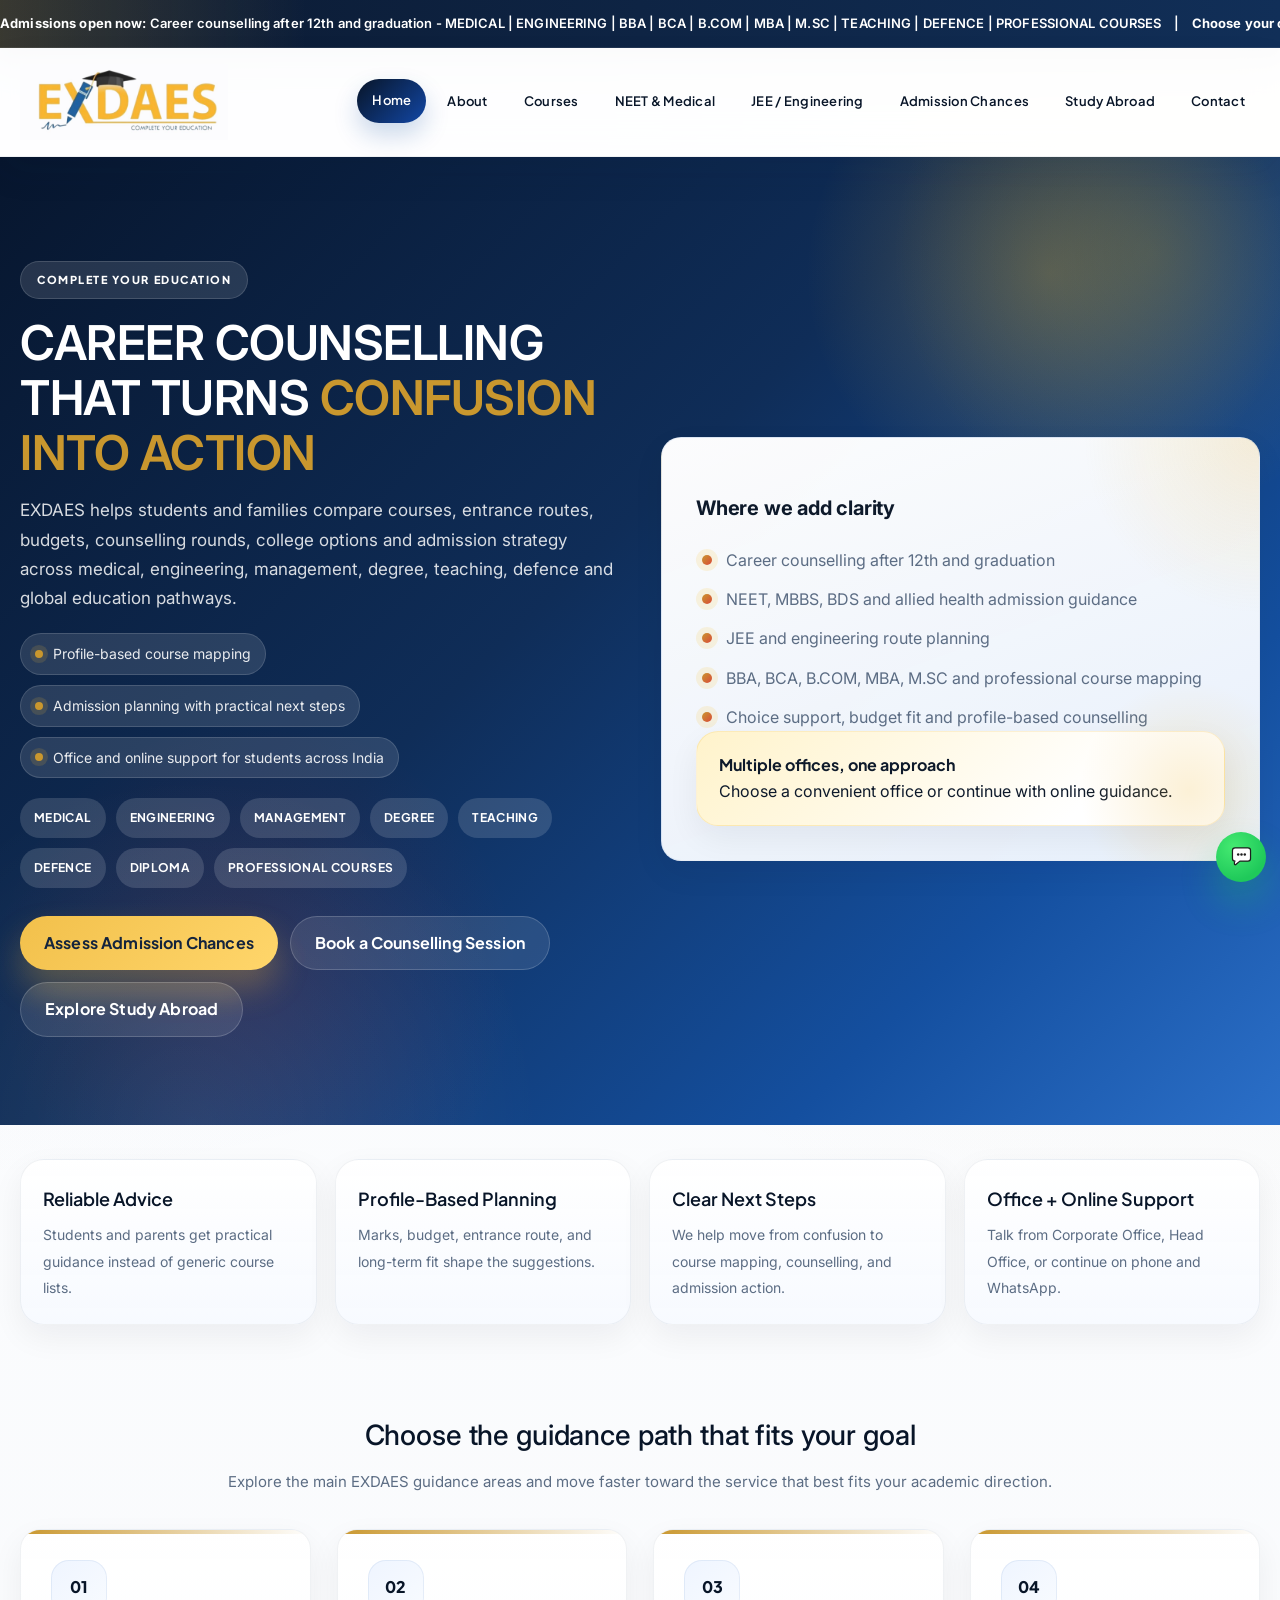
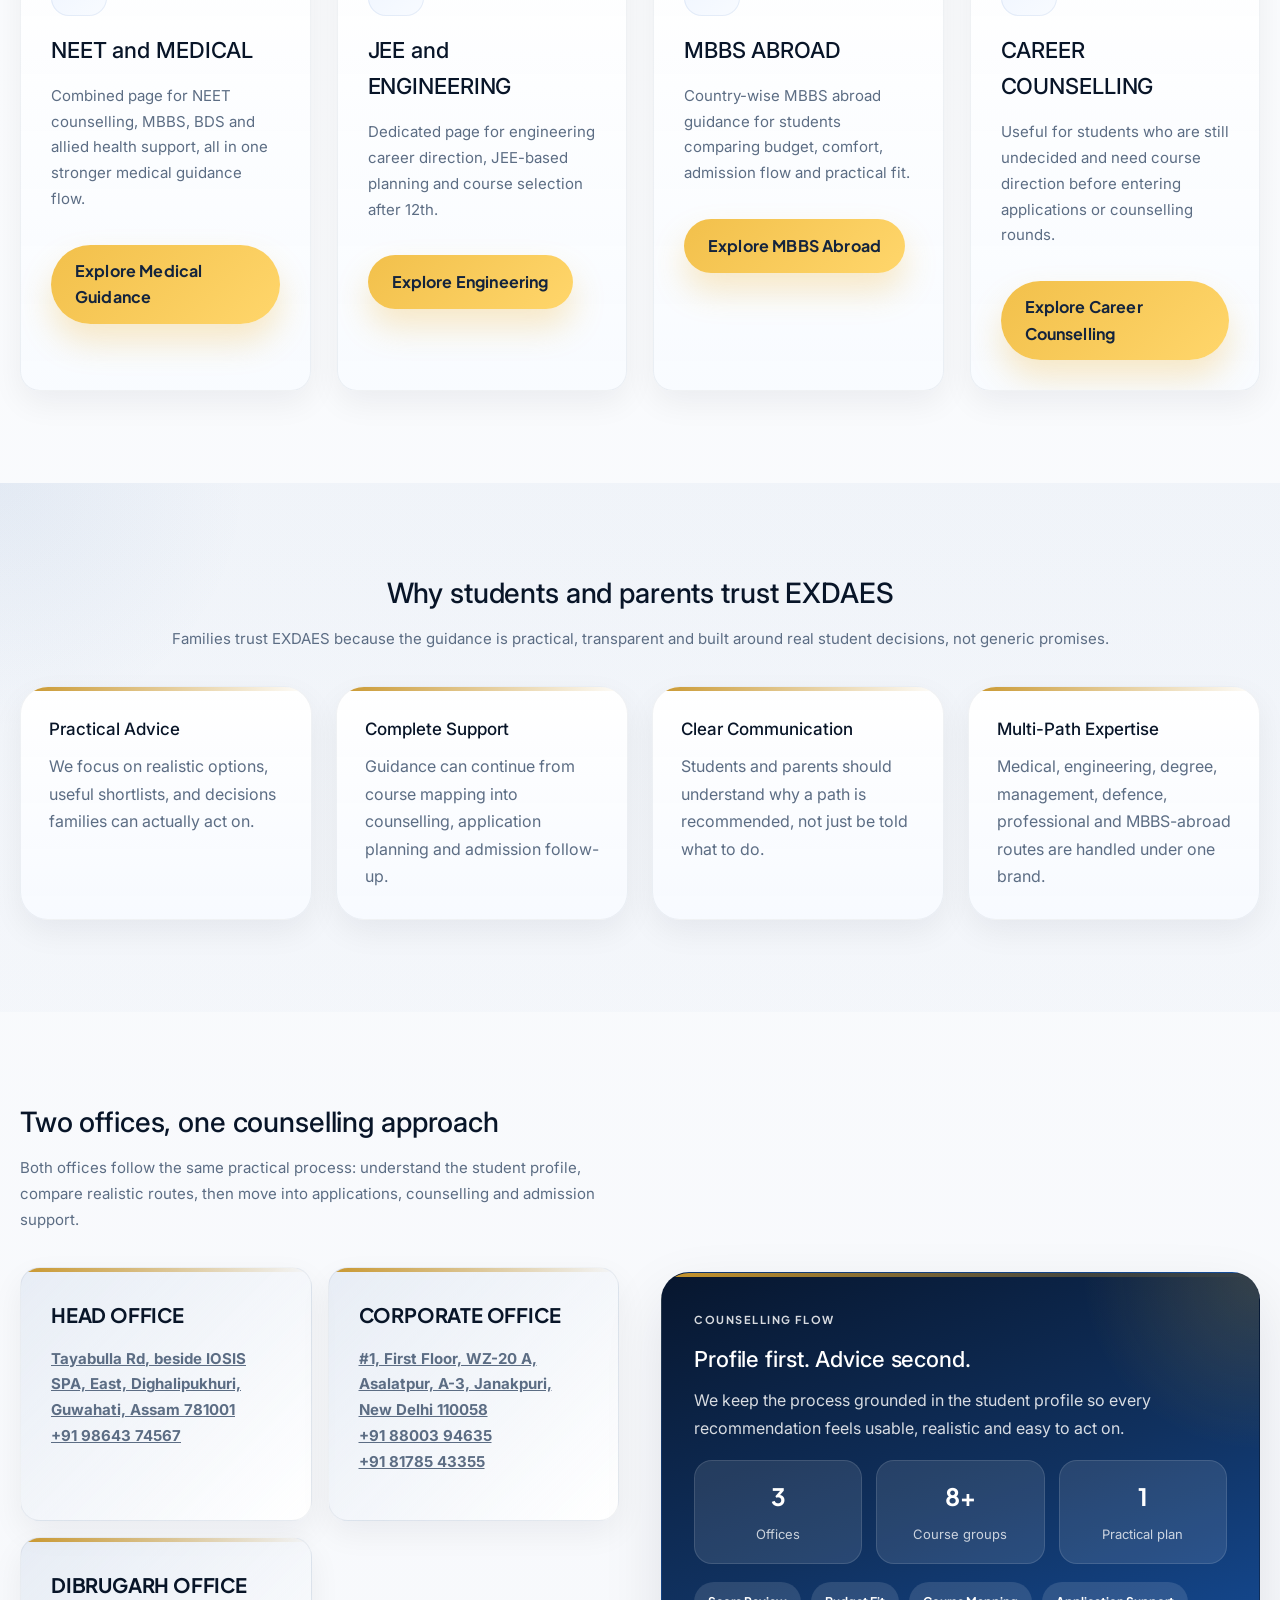
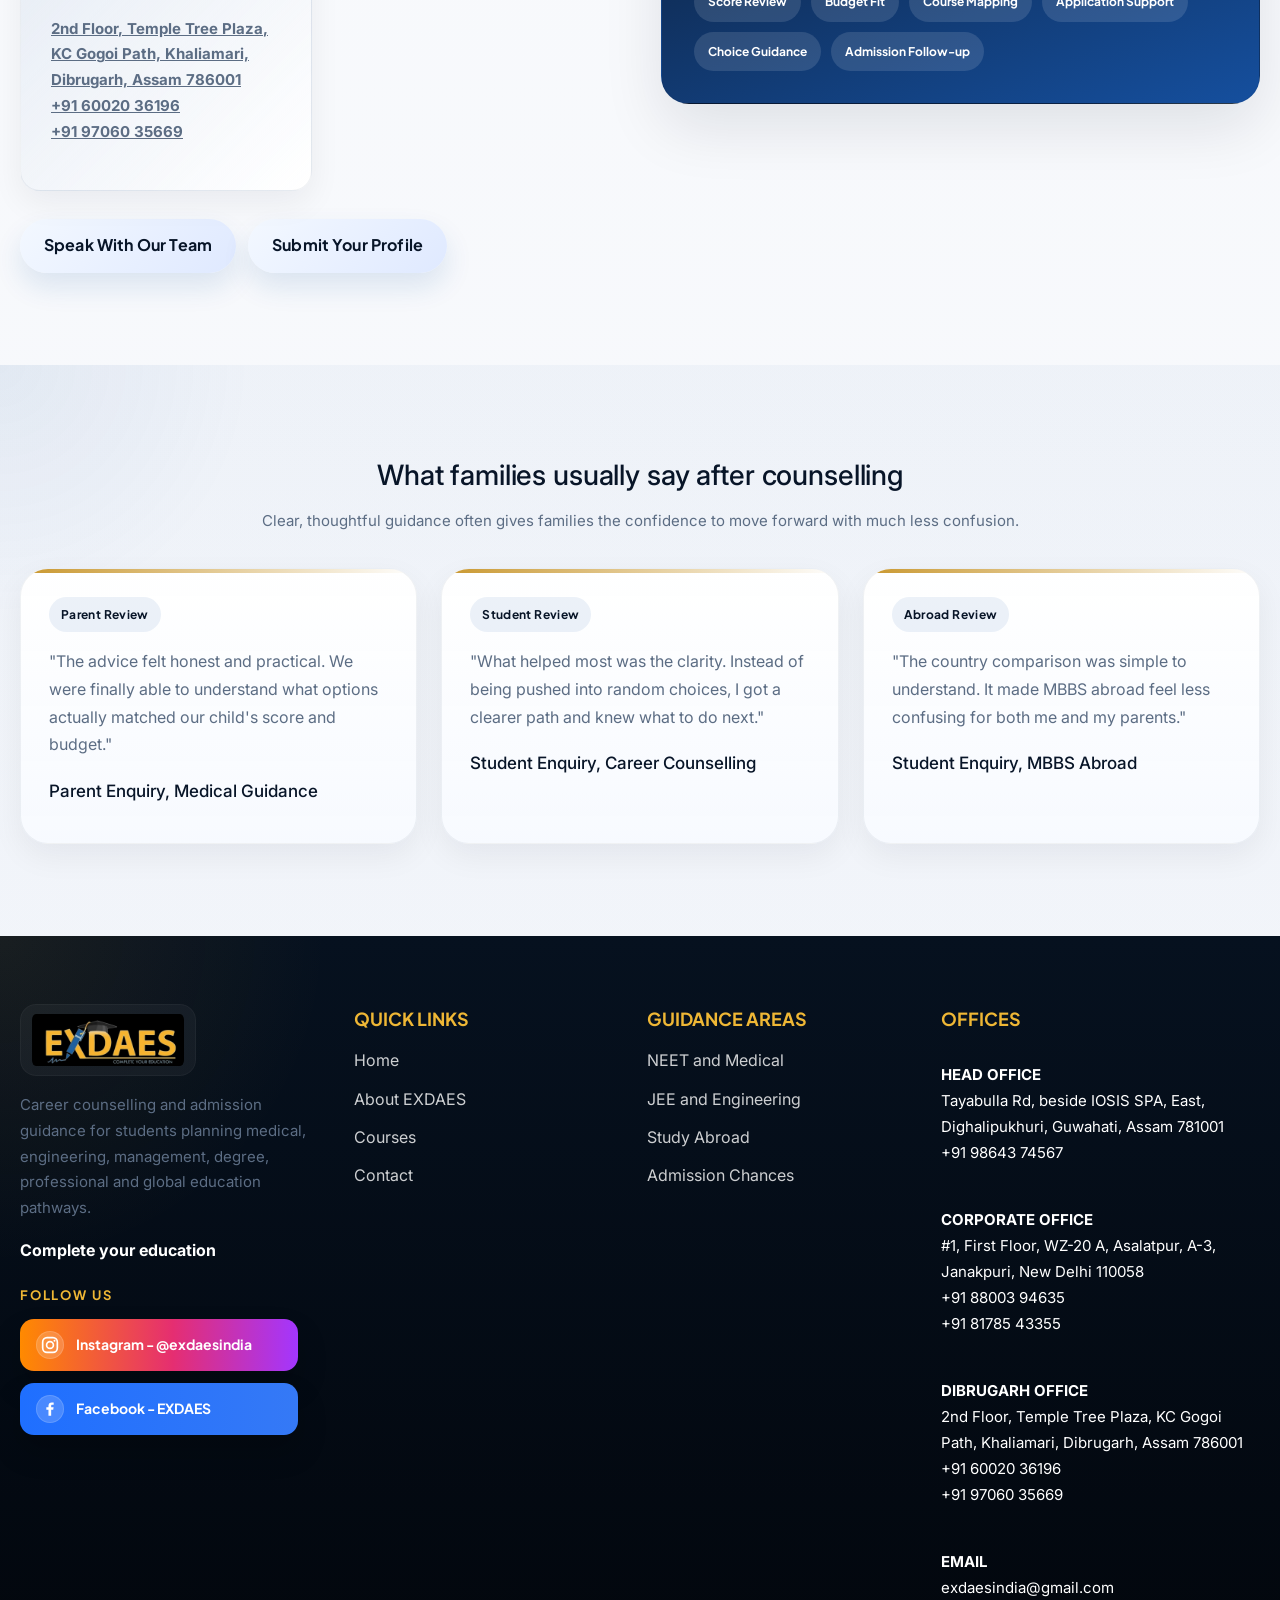
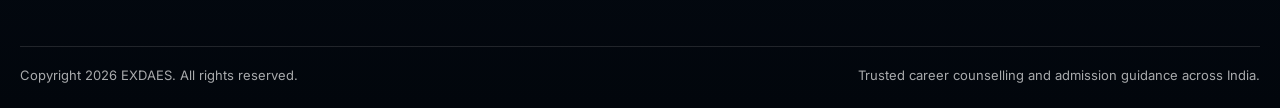
<file: index.html>
﻿<!doctype html>
<html lang="en">
<head>
  <script async src="https://www.googletagmanager.com/gtag/js?id=G-2EB9FW8J4J"></script>
  <script>
    window.dataLayer = window.dataLayer || [];
    function gtag(){dataLayer.push(arguments);}
    gtag('js', new Date());

    gtag('config', 'G-2EB9FW8J4J');
  </script>
  <meta charset="utf-8">
  <meta name="viewport" content="width=device-width, initial-scale=1">
  <title>EXDAES | Career Counselling, Admission Guidance & Course Planning</title>
  <meta name="description" content="EXDAES offers career counselling, admission planning, NEET and MBBS/BDS support, JEE and engineering guidance, study abroad help and student-focused counselling from Head Office, Corporate Office and Dibrugarh Office.">
  <meta name="theme-color" content="#0b2343">
  <meta property="og:site_name" content="EXDAES">
  <meta property="og:type" content="website">
  <meta property="og:title" content="EXDAES | Career Counselling, Admission Guidance & Course Planning">
  <meta property="og:description" content="Career counselling, admission planning, medical and engineering guidance, study abroad help, and profile-based support from EXDAES.">
  <meta property="og:image" content="assets/images/exdaes-logo-black.jpeg">
  <meta name="twitter:card" content="summary_large_image">
  <link rel="stylesheet" href="assets/css/style.css">
</head>
<body>
  <div class="admission-strip"><div class="container"><span><strong>Admissions open now:</strong> Career counselling after 12th and graduation - MEDICAL | ENGINEERING | BBA | BCA | B.COM | MBA | M.SC | TEACHING | DEFENCE | PROFESSIONAL COURSES &nbsp;&nbsp; | &nbsp;&nbsp; <strong>Choose your office:</strong> Head Office | Corporate Office | Dibrugarh Office | Online Counselling &nbsp;&nbsp; | &nbsp;&nbsp; <strong>Admissions open now:</strong> Career counselling after 12th and graduation - MEDICAL | ENGINEERING | BBA | BCA | B.COM | MBA | M.SC | TEACHING | DEFENCE | PROFESSIONAL COURSES &nbsp;&nbsp; | &nbsp;&nbsp; <strong>Choose your office:</strong> Head Office | Corporate Office | Dibrugarh Office | Online Counselling</span></div></div>
  <header class="site-header"><nav class="container nav"><a class="brand" href="index.html"><img src="assets/images/exdaes-logo-white.jpeg" alt="EXDAES logo"></a><button class="nav-toggle" type="button" aria-label="Open menu"><span></span></button><div class="nav-links"><a class="active" href="index.html">Home</a><a href="about/index.html">About</a><a href="courses/index.html">Courses</a><a href="neet-counselling/index.html">NEET & Medical</a><a href="mbbs-bds-admission/index.html">JEE / Engineering</a><a href="college-predictor/index.html">Admission Chances</a><a href="study-abroad/index.html">Study Abroad</a><a href="contact/index.html">Contact</a></div></nav></header>
  <main>
    <section class="hero">
      <div class="container hero-layout">
        <div>
          <span class="eyebrow">Complete Your Education</span>
          <h1>CAREER COUNSELLING THAT TURNS <span class="hero-highlight">CONFUSION INTO ACTION</span></h1>
          <p>EXDAES helps students and families compare courses, entrance routes, budgets, counselling rounds, college options and admission strategy across medical, engineering, management, degree, teaching, defence and global education pathways.</p>
          <div class="hero-quick-points"><span>Profile-based course mapping</span><span>Admission planning with practical next steps</span><span>Office and online support for students across India</span></div>
          <div class="course-pills"><span>MEDICAL</span><span>ENGINEERING</span><span>MANAGEMENT</span><span>DEGREE</span><span>TEACHING</span><span>DEFENCE</span><span>DIPLOMA</span><span>PROFESSIONAL COURSES</span></div>
          <div class="cta-row"><a class="btn btn-primary" href="college-predictor/index.html">Assess Admission Chances</a><a class="btn btn-light" href="contact/index.html">Book a Counselling Session</a><a class="btn btn-light" href="study-abroad/index.html">Explore Study Abroad</a></div>
        </div>
        <div class="hero-card">
          <h3>Where we add clarity</h3>
          <ul class="hero-points">
            <li>Career counselling after 12th and graduation</li>
            <li>NEET, MBBS, BDS and allied health admission guidance</li>
            <li>JEE and engineering route planning</li>
            <li>BBA, BCA, B.COM, MBA, M.SC and professional course mapping</li>
            <li>Choice support, budget fit and profile-based counselling</li>
          </ul>
          <div class="mini-banner"><strong>Multiple offices, one approach</strong><br>Choose a convenient office or continue with online guidance.</div>
        </div>
      </div>
    </section>

    <section class="trust-section">
      <div class="container">
        <div class="trust-ribbon">
          <article class="trust-pill"><strong>Reliable Advice</strong><span>Students and parents get practical guidance instead of generic course lists.</span></article>
          <article class="trust-pill"><strong>Profile-Based Planning</strong><span>Marks, budget, entrance route, and long-term fit shape the suggestions.</span></article>
          <article class="trust-pill"><strong>Clear Next Steps</strong><span>We help move from confusion to course mapping, counselling, and admission action.</span></article>
          <article class="trust-pill"><strong>Office + Online Support</strong><span>Talk from Corporate Office, Head Office, or continue on phone and WhatsApp.</span></article>
        </div>
      </div>
    </section>

    <section class="section">
      <div class="container">
        <div class="section-title center"><h2>Choose the guidance path that fits your goal</h2><p>Explore the main EXDAES guidance areas and move faster toward the service that best fits your academic direction.</p></div>
        <div class="grid-4 service-grid-wide">
          <article class="service-card"><div class="icon-badge">01</div><h3>NEET and MEDICAL</h3><p>Combined page for NEET counselling, MBBS, BDS and allied health support, all in one stronger medical guidance flow.</p><a class="btn btn-primary" href="neet-counselling/index.html">Explore Medical Guidance</a></article>
          <article class="service-card"><div class="icon-badge">02</div><h3>JEE and ENGINEERING</h3><p>Dedicated page for engineering career direction, JEE-based planning and course selection after 12th.</p><a class="btn btn-primary" href="mbbs-bds-admission/index.html">Explore Engineering</a></article>
          <article class="service-card"><div class="icon-badge">03</div><h3>MBBS ABROAD</h3><p>Country-wise MBBS abroad guidance for students comparing budget, comfort, admission flow and practical fit.</p><a class="btn btn-primary" href="study-abroad/index.html">Explore MBBS Abroad</a></article>
          <article class="service-card"><div class="icon-badge">04</div><h3>CAREER COUNSELLING</h3><p>Useful for students who are still undecided and need course direction before entering applications or counselling rounds.</p><a class="btn btn-primary" href="courses/index.html">Explore Career Counselling</a></article>
        </div>
      </div>
    </section>

    <section class="section alt">
      <div class="container">
        <div class="section-title center"><h2>Why students and parents trust EXDAES</h2><p>Families trust EXDAES because the guidance is practical, transparent and built around real student decisions, not generic promises.</p></div>
        <div class="proof-band">
          <article class="proof-card"><strong>Practical Advice</strong><span>We focus on realistic options, useful shortlists, and decisions families can actually act on.</span></article>
          <article class="proof-card"><strong>Complete Support</strong><span>Guidance can continue from course mapping into counselling, application planning and admission follow-up.</span></article>
          <article class="proof-card"><strong>Clear Communication</strong><span>Students and parents should understand why a path is recommended, not just be told what to do.</span></article>
          <article class="proof-card"><strong>Multi-Path Expertise</strong><span>Medical, engineering, degree, management, defence, professional and MBBS-abroad routes are handled under one brand.</span></article>
        </div>
      </div>
    </section>

    <section class="section">
      <div class="container split-panel">
        <div>
          <div class="section-title"><h2>Two offices, one counselling approach</h2><p>Both offices follow the same practical process: understand the student profile, compare realistic routes, then move into applications, counselling and admission support.</p></div>
          <div class="stats-grid">
            <article class="stat-card"><span class="number"><h3><b>HEAD OFFICE</b></h3></span><p><a href="https://www.google.com/maps/place/EXDAES/@26.1866912,91.7498174,17z/data=!3m1!4b1!4m6!3m5!1s0x375a5bf597578f25:0xd3f91803e41c8bf5!8m2!3d26.1866864!4d91.7523923!16s%2Fg%2F11nhb2zx7y?entry=ttu&g_ep=EgoyMDI2MDQyOC4wIKXMDSoASAFQAw%3D%3D" target="_blank" rel="noopener"><b>Tayabulla Rd, beside IOSIS SPA, East, Dighalipukhuri, Guwahati, Assam 781001</a></b><br><strong><a href="tel:+919864374567">+91 98643 74567</a></strong></p></article>
            <article class="stat-card"><span class="number"><h3><b>CORPORATE OFFICE</b></h3></span><p><a href="https://www.google.com/maps/place/EXDAES/@28.6214519,77.0755666,17z/data=!3m1!4b1!4m6!3m5!1s0x390d05ebf34322a7:0x1da1186b16d2d186!8m2!3d28.6214472!4d77.0781415!16s%2Fg%2F11z5b2ckcf?entry=ttu&g_ep=EgoyMDI2MDQyOC4wIKXMDSoASAFQAw%3D%3D" target="_blank" rel="noopener"><b>#1, First Floor, WZ-20 A, Asalatpur, A-3, Janakpuri, New Delhi 110058</a></b><br><strong><a href="tel:+918800394635">+91 88003 94635</a></strong><br><strong><a href="tel:+918178543355">+91 81785 43355</a></strong></p></article>
            <article class="stat-card"><span class="number"><h3><b>DIBRUGARH OFFICE</b></h3></span><p><a href="https://www.google.com/maps/search/2nd+Floor,+Temple+Tree+Plaza,+KC+Gogoi+Path,+Khaliamari,+Dibrugarh,+Assam+786001/@27.4802303,94.9135329,17z/data=!3m1!4b1?entry=ttu&g_ep=EgoyMDI2MDcwNS4wIKXMDSoASAFQAw%3D%3D" target="_blank" rel="noopener"><b>2nd Floor, Temple Tree Plaza, KC Gogoi Path, Khaliamari, Dibrugarh, Assam 786001</a></b><br><strong><a href="tel:+916002036196">+91 60020 36196</a></strong><br><strong><a href="tel:+919706035669">+91 97060 35669</a></strong></p></article>
          </div>
          <div class="cta-row"><a class="btn btn-secondary" href="contact/index.html">Speak With Our Team</a><a class="btn btn-secondary" href="college-predictor/index.html">Submit Your Profile</a></div>
        </div>
        <div class="visual-panel dark"><span class="micro-label">Counselling Flow</span><h3>Profile first. Advice second.</h3><p>We keep the process grounded in the student profile so every recommendation feels usable, realistic and easy to act on.</p><div class="metric-row"><div class="metric-chip"><strong>3</strong><span>Offices</span></div><div class="metric-chip"><strong>8+</strong><span>Course groups</span></div><div class="metric-chip"><strong>1</strong><span>Practical plan</span></div></div><div class="tag-cloud" style="margin-top:18px;"><span>Score Review</span><span>Budget Fit</span><span>Course Mapping</span><span>Application Support</span><span>Choice Guidance</span><span>Admission Follow-up</span></div></div>
      </div>
    </section>

    <section class="section alt">
      <div class="container">
        <div class="section-title center"><h2>What families usually say after counselling</h2><p>Clear, thoughtful guidance often gives families the confidence to move forward with much less confusion.</p></div>
        <div class="review-grid">
          <article class="review-card"><span class="review-badge">Parent Review</span><p>"The advice felt honest and practical. We were finally able to understand what options actually matched our child's score and budget."</p><strong>Parent Enquiry, Medical Guidance</strong></article>
          <article class="review-card"><span class="review-badge">Student Review</span><p>"What helped most was the clarity. Instead of being pushed into random choices, I got a clearer path and knew what to do next."</p><strong>Student Enquiry, Career Counselling</strong></article>
          <article class="review-card"><span class="review-badge">Abroad Review</span><p>"The country comparison was simple to understand. It made MBBS abroad feel less confusing for both me and my parents."</p><strong>Student Enquiry, MBBS Abroad</strong></article>
        </div>
      </div>
    </section>
  </main>
  <footer class="site-footer">
    <div class="container footer-grid">
      <div>
        <img class="footer-logo" src="assets/images/exdaes-logo-black.jpeg" alt="EXDAES logo">
        <p class="footer-kicker">Career counselling and admission guidance for students planning medical, engineering, management, degree, professional and global education pathways.</p>
        <p class="footer-label">Complete your education</p>
        <div class="footer-social">
          <p class="footer-social-title">Follow Us</p>
          <a class="social-pill social-pill-instagram" href="https://www.instagram.com/exdaesindia/" target="_blank" rel="noopener"><span class="social-icon" aria-hidden="true"><svg viewBox="0 0 24 24" fill="none" xmlns="http://www.w3.org/2000/svg"><rect x="3.2" y="3.2" width="17.6" height="17.6" rx="5.2" stroke="currentColor" stroke-width="2"></rect><circle cx="12" cy="12" r="4.1" stroke="currentColor" stroke-width="2"></circle><circle cx="17.4" cy="6.8" r="1.2" fill="currentColor"></circle></svg></span><span>Instagram - @exdaesindia</span></a>
          <a class="social-pill social-pill-facebook" href="https://www.facebook.com/GuwahatiEducation" target="_blank" rel="noopener"><span class="social-icon" aria-hidden="true"><svg viewBox="0 0 24 24" fill="none" xmlns="http://www.w3.org/2000/svg"><path d="M13.4 20V12.8H15.9L16.3 10H13.4V8.2C13.4 7.39 13.67 6.84 14.83 6.84H16.4V4.3C15.63 4.18 14.86 4.12 14.08 4.12C11.76 4.12 10.16 5.54 10.16 8.16V10H7.6V12.8H10.16V20H13.4Z" fill="currentColor"></path></svg></span><span>Facebook - EXDAES</span></a>
        </div>
      </div>
      <div>
        <h3>QUICK LINKS</h3>
        <div class="footer-links"><a href="index.html">Home</a><a href="about/index.html">About EXDAES</a><a href="courses/index.html">Courses</a><a href="contact/index.html">Contact</a></div>
      </div>
      <div>
        <h3>GUIDANCE AREAS</h3>
        <div class="footer-links"><a href="neet-counselling/index.html">NEET and Medical</a><a href="mbbs-bds-admission/index.html">JEE and Engineering</a><a href="study-abroad/index.html">Study Abroad</a><a href="college-predictor/index.html">Admission Chances</a></div>
      </div>
      <div>
        <h3>OFFICES</h3>
        <div class="center-list">
          <p><strong>HEAD OFFICE</strong><br><a href="https://www.google.com/maps/place/EXDAES/@26.1866912,91.7498174,17z" target="_blank" rel="noopener">Tayabulla Rd, beside IOSIS SPA, East, Dighalipukhuri, Guwahati, Assam 781001</a><br><a href="tel:+919864374567">+91 98643 74567</a></p>
          <p><strong>CORPORATE OFFICE</strong><br><a href="https://www.google.com/maps/place/EXDAES/@28.6214519,77.0755666,17z" target="_blank" rel="noopener">#1, First Floor, WZ-20 A, Asalatpur, A-3, Janakpuri, New Delhi 110058</a><br><a href="tel:+918800394635">+91 88003 94635</a><br><a href="tel:+918178543355">+91 81785 43355</a></p>
          <p><strong>DIBRUGARH OFFICE</strong><br><a href="https://www.google.com/maps/search/2nd+Floor,+Temple+Tree+Plaza,+KC+Gogoi+Path,+Khaliamari,+Dibrugarh,+Assam+786001" target="_blank" rel="noopener">2nd Floor, Temple Tree Plaza, KC Gogoi Path, Khaliamari, Dibrugarh, Assam 786001</a><br><a href="tel:+916002036196">+91 60020 36196</a><br><a href="tel:+919706035669">+91 97060 35669</a></p>
          <p><strong>EMAIL</strong><br><a href="mailto:exdaesindia@gmail.com">exdaesindia@gmail.com</a></p>
        </div>
      </div>
    </div>
    <div class="container copyright"><span>Copyright 2026 EXDAES. All rights reserved.</span><span>Trusted career counselling and admission guidance across India.</span></div>
  </footer>
  <a class="whatsapp-float" href="https://wa.me/919864374567?text=Hi%2C%20I%20want%20career%20counselling%20from%20EXDAES." target="_blank" rel="noopener" aria-label="Chat on WhatsApp"></a>
  <div class="mobile-cta"><a href="tel:+919864374567">Head Office</a><a href="tel:+918800394635">Corporate Office</a><a href="tel:+916002036196">Dibrugarh Office</a><a href="https://www.google.com/maps/search/2nd+Floor,+Temple+Tree+Plaza,+KC+Gogoi+Path,+Khaliamari,+Dibrugarh,+Assam+786001/@27.4802303,94.9135329,17z/data=!3m1!4b1?entry=ttu&g_ep=EgoyMDI2MDcwNS4wIKXMDSoASAFQAw%3D%3D" target="_blank" rel="noopener">Dibrugarh Address</a></div><script src="assets/js/main.js"></script>
</body>
</html>
</file>
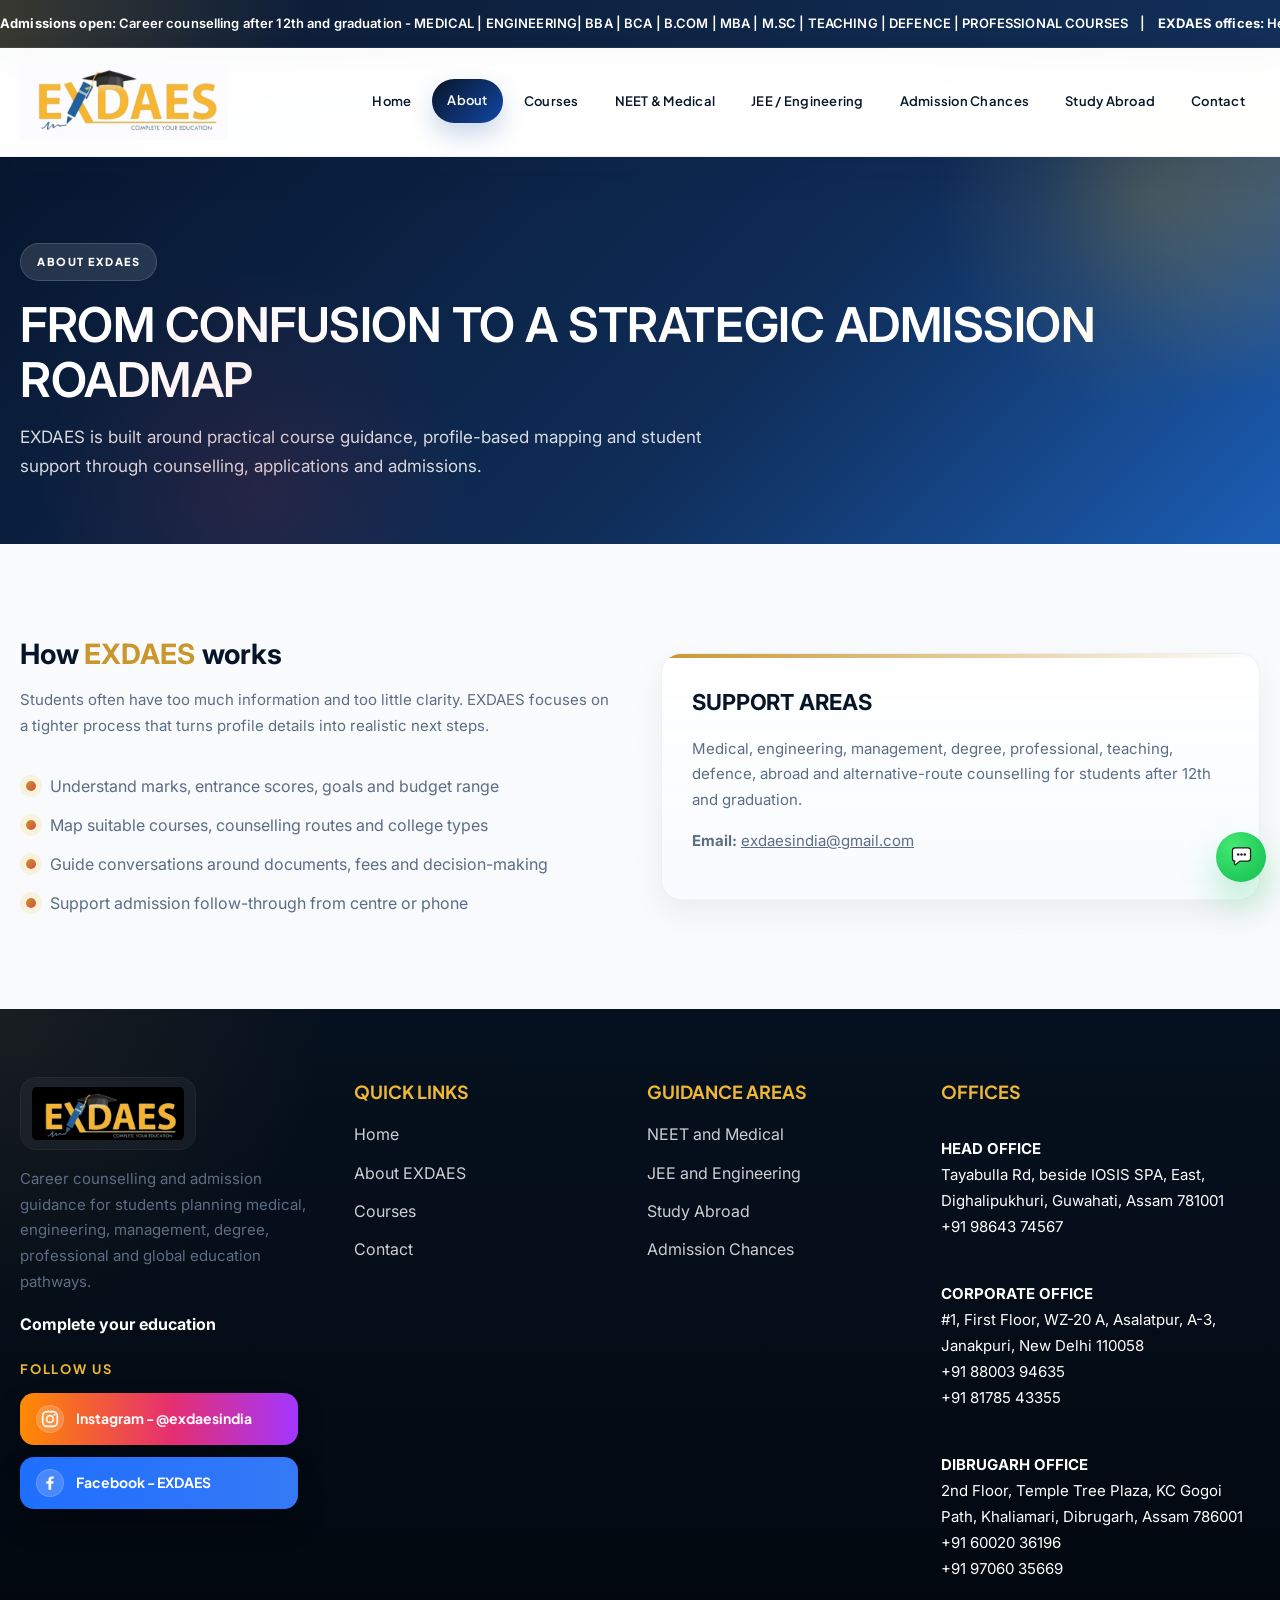
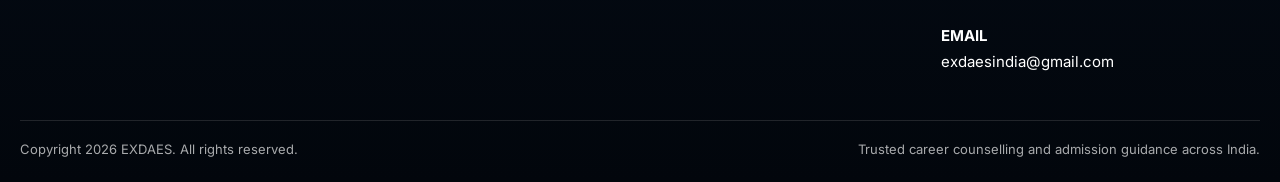
<file: about/index.html>
﻿<!doctype html>
<html lang="en">
<head>
  <script async src="https://www.googletagmanager.com/gtag/js?id=G-2EB9FW8J4J"></script>
  <script>
    window.dataLayer = window.dataLayer || [];
    function gtag(){dataLayer.push(arguments);}
    gtag('js', new Date());

    gtag('config', 'G-2EB9FW8J4J');
  </script>
  <meta charset="utf-8">
  <meta name="viewport" content="width=device-width, initial-scale=1">
  <title>About EXDAES | Counselling Approach and Office Support</title>
  <meta name="description" content="Learn about EXDAES, its counselling approach, support areas, and office presence across Head Office, Corporate Office and Dibrugarh Office.">
  <meta name="theme-color" content="#0b2343">
  <meta property="og:site_name" content="EXDAES">
  <meta property="og:type" content="website">
  <meta property="og:title" content="About EXDAES | Counselling Approach and Office Support">
  <meta property="og:description" content="Understand how EXDAES turns marks, goals, budget, and entrance routes into a practical admission roadmap.">
  <meta property="og:image" content="../assets/images/exdaes-logo-black.jpeg">
  <meta name="twitter:card" content="summary_large_image">
  <link rel="stylesheet" href="../assets/css/style.css">
</head>
<body>
  <div class="admission-strip"><div class="container"><span><strong>Admissions open:</strong> Career counselling after 12th and graduation - MEDICAL | ENGINEERING| BBA | BCA | B.COM | MBA | M.SC | TEACHING | DEFENCE | PROFESSIONAL COURSES &nbsp;&nbsp; | &nbsp;&nbsp; <strong>EXDAES offices:</strong> Head Office, Corporate Office and Dibrugarh Office - choose your preferred counselling office &nbsp;&nbsp; | &nbsp;&nbsp; <strong>Admissions open:</strong> Career counselling after 12th and graduation - MEDICAL | ENGINEERING | BBA | BCA | B.COM | MBA | M.SC | TEACHING | DEFENCE | PROFESSIONAL COURSES &nbsp;&nbsp; | &nbsp;&nbsp; <strong>EXDAES offices:</strong> Head Office, Corporate Office and Dibrugarh Office - choose your preferred counselling office</span></div></div>
  <header class="site-header"><nav class="container nav"><a class="brand" href="../index.html"><img src="../assets/images/exdaes-logo-white.jpeg" alt="EXDAES logo"></a><button class="nav-toggle" type="button" aria-label="Open menu"><span></span></button><div class="nav-links"><a href="../index.html">Home</a><a class="active" href="../about/index.html">About</a><a href="../courses/index.html">Courses</a><a href="../neet-counselling/index.html">NEET & Medical</a><a href="../mbbs-bds-admission/index.html">JEE / Engineering</a><a href="../college-predictor/index.html">Admission Chances</a><a href="../study-abroad/index.html">Study Abroad</a><a href="../contact/index.html">Contact</a></div></nav></header>
  <main><section class="page-hero"><div class="container"><span class="eyebrow">About EXDAES</span>
	<h1 class="page-hero-subtitle">FROM CONFUSION TO A STRATEGIC ADMISSION ROADMAP</h1>
	<p>EXDAES is built around practical course guidance, profile-based mapping and student support through counselling, applications and admissions.</p>
  </div></section><section class="section"><div class="container grid-2"><div><div class="section-title"><h2><b>How </b><span class="text-yellow"><b>EXDAES</b></span> <b>works</b></h2><p>Students often have too much information and too little clarity. EXDAES focuses on a tighter process that turns profile details into realistic next steps.</p></div><ul class="check-list"><li>Understand marks, entrance scores, goals and budget range</li><li>Map suitable courses, counselling routes and college types</li><li>Guide conversations around documents, fees and decision-making</li><li>Support admission follow-through from centre or phone</li></ul></div><div class="service-card"><h3><b>SUPPORT AREAS</b></h3><p>Medical, engineering, management, degree, professional, teaching, defence, abroad and alternative-route counselling for students after 12th and graduation.</p><p><strong>Email:</strong> <a href="mailto:exdaesindia@gmail.com">exdaesindia@gmail.com</a></p></div></div></section></main>
  <footer class="site-footer">
    <div class="container footer-grid">
      <div>
        <img class="footer-logo" src="../assets/images/exdaes-logo-black.jpeg" alt="EXDAES logo">
        <p class="footer-kicker">Career counselling and admission guidance for students planning medical, engineering, management, degree, professional and global education pathways.</p>
        <p class="footer-label">Complete your education</p>
        <div class="footer-social">
          <p class="footer-social-title">Follow Us</p>
          <a class="social-pill social-pill-instagram" href="https://www.instagram.com/exdaesindia/" target="_blank" rel="noopener"><span class="social-icon" aria-hidden="true"><svg viewBox="0 0 24 24" fill="none"><rect x="3.2" y="3.2" width="17.6" height="17.6" rx="5.2" stroke="currentColor" stroke-width="2"></rect><circle cx="12" cy="12" r="4.1" stroke="currentColor" stroke-width="2"></circle><circle cx="17.4" cy="6.8" r="1.2" fill="currentColor"></circle></svg></span><span>Instagram - @exdaesindia</span></a>
          <a class="social-pill social-pill-facebook" href="https://www.facebook.com/GuwahatiEducation" target="_blank" rel="noopener"><span class="social-icon" aria-hidden="true"><svg viewBox="0 0 24 24" fill="none"><path d="M13.4 20V12.8H15.9L16.3 10H13.4V8.2C13.4 7.39 13.67 6.84 14.83 6.84H16.4V4.3C15.63 4.18 14.86 4.12 14.08 4.12C11.76 4.12 10.16 5.54 10.16 8.16V10H7.6V12.8H10.16V20H13.4Z" fill="currentColor"></path></svg></span><span>Facebook - EXDAES</span></a>
        </div>
      </div>
      <div>
        <h3>QUICK LINKS</h3>
        <div class="footer-links"><a href="../index.html">Home</a><a href="../about/index.html">About EXDAES</a><a href="../courses/index.html">Courses</a><a href="../contact/index.html">Contact</a></div>
      </div>
      <div>
        <h3>GUIDANCE AREAS</h3>
        <div class="footer-links"><a href="../neet-counselling/index.html">NEET and Medical</a><a href="../mbbs-bds-admission/index.html">JEE and Engineering</a><a href="../study-abroad/index.html">Study Abroad</a><a href="../college-predictor/index.html">Admission Chances</a></div>
      </div>
      <div>
        <h3>OFFICES</h3>
        <div class="center-list">
          <p><strong>HEAD OFFICE</strong><br><a href="https://www.google.com/maps/place/EXDAES/@26.1866912,91.7498174,17z" target="_blank" rel="noopener">Tayabulla Rd, beside IOSIS SPA, East, Dighalipukhuri, Guwahati, Assam 781001</a><br><a href="tel:+919864374567">+91 98643 74567</a></p>
          <p><strong>CORPORATE OFFICE</strong><br><a href="https://www.google.com/maps/place/EXDAES/@28.6214519,77.0755666,17z" target="_blank" rel="noopener">#1, First Floor, WZ-20 A, Asalatpur, A-3, Janakpuri, New Delhi 110058</a><br><a href="tel:+918800394635">+91 88003 94635</a><br><a href="tel:+918178543355">+91 81785 43355</a></p>
          <p><strong>DIBRUGARH OFFICE</strong><br><a href="https://www.google.com/maps/search/2nd+Floor,+Temple+Tree+Plaza,+KC+Gogoi+Path,+Khaliamari,+Dibrugarh,+Assam+786001" target="_blank" rel="noopener">2nd Floor, Temple Tree Plaza, KC Gogoi Path, Khaliamari, Dibrugarh, Assam 786001</a><br><a href="tel:+916002036196">+91 60020 36196</a><br><a href="tel:+919706035669">+91 97060 35669</a></p>
          <p><strong>EMAIL</strong><br><a href="mailto:exdaesindia@gmail.com">exdaesindia@gmail.com</a></p>
        </div>
      </div>
    </div>
    <div class="container copyright"><span>Copyright 2026 EXDAES. All rights reserved.</span><span>Trusted career counselling and admission guidance across India.</span></div>
  </footer>
  <a class="whatsapp-float" href="https://wa.me/919864374567?text=Hi%2C%20I%20want%20to%20know%20more%20about%20EXDAES." target="_blank" rel="noopener" aria-label="Chat on WhatsApp"><span></span></a><script src="../assets/js/main.js"></script>
</body>
</html>
</file>
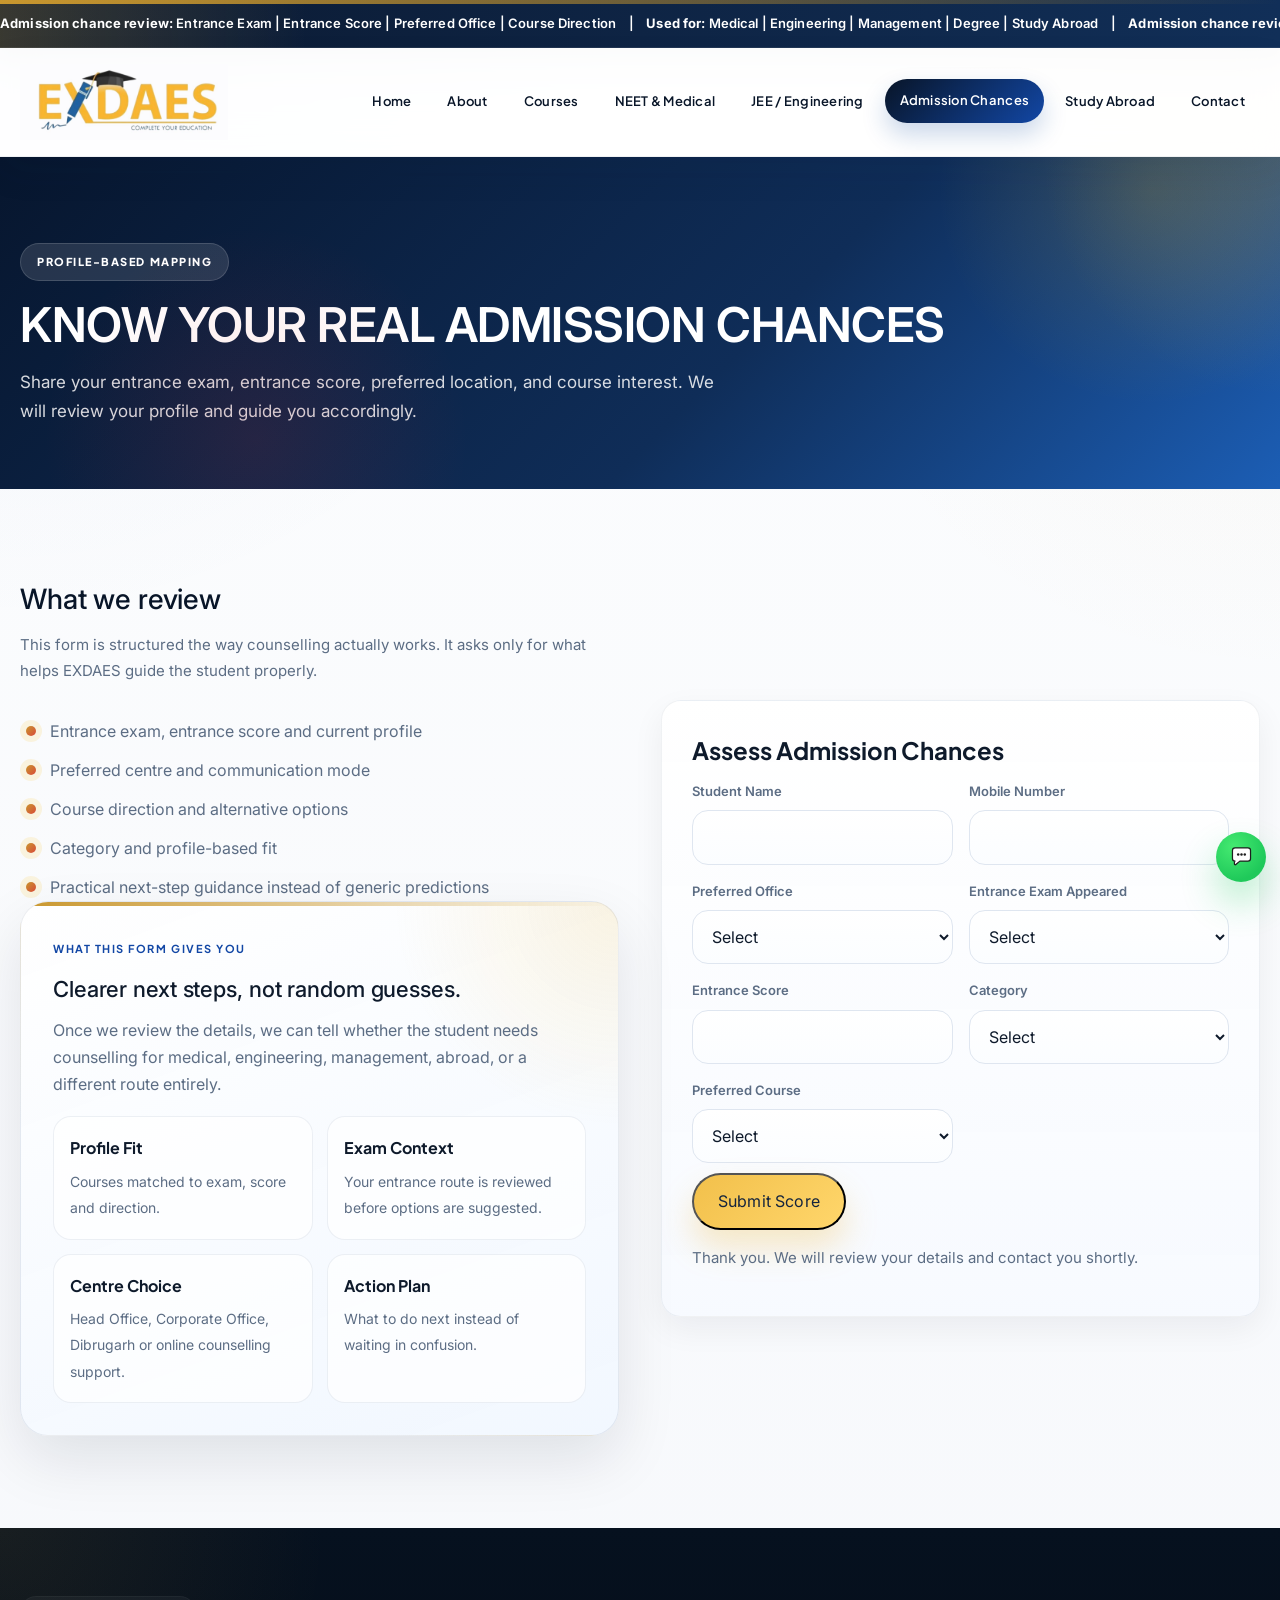
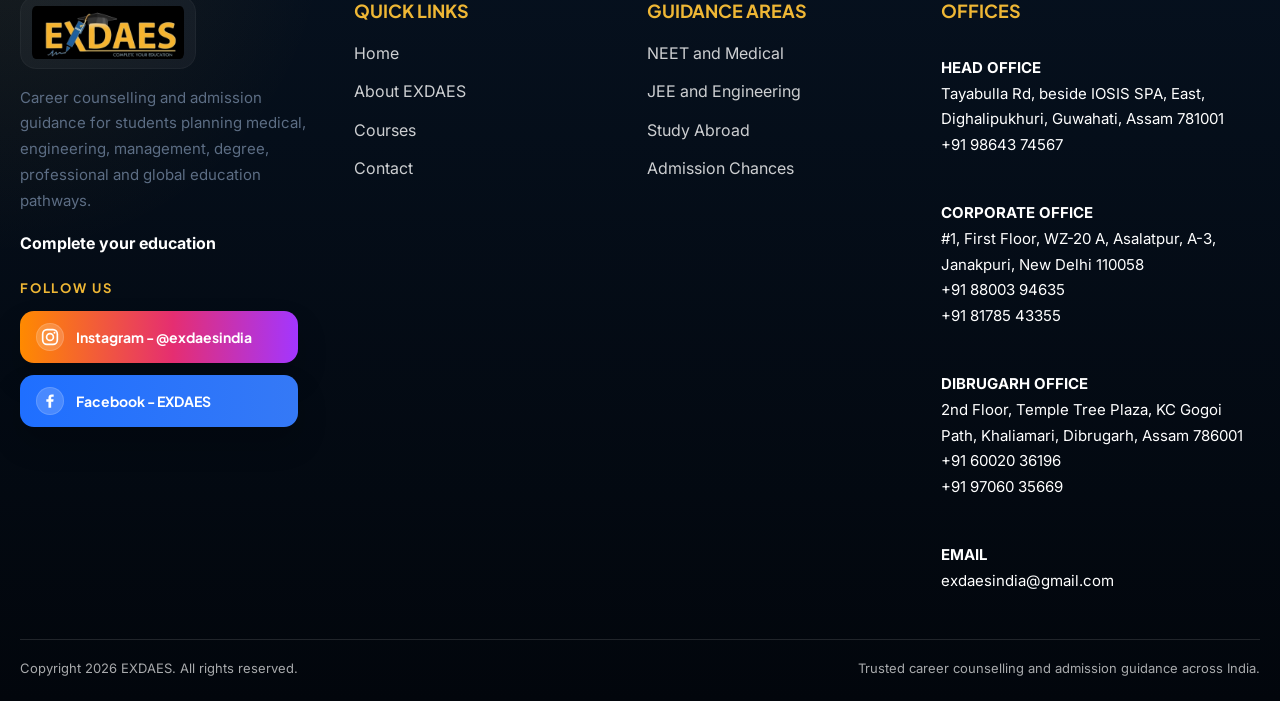
<file: college-predictor/index.html>
﻿<!doctype html>
<html lang="en">
<head>
  <script async src="https://www.googletagmanager.com/gtag/js?id=G-2EB9FW8J4J"></script>
  <script>
    window.dataLayer = window.dataLayer || [];
    function gtag(){dataLayer.push(arguments);}
    gtag('js', new Date());

    gtag('config', 'G-2EB9FW8J4J');
  </script>
  <meta charset="utf-8">
  <meta name="viewport" content="width=device-width, initial-scale=1">
  <title>Admission Chances Predictor & Score Guidance | EXDAES</title>
  <meta name="description" content="Share your entrance exam, score, course preference, and office choice with EXDAES to check realistic admission chances.">
  <meta name="theme-color" content="#0b2343">
  <meta property="og:site_name" content="EXDAES">
  <meta property="og:type" content="website">
  <meta property="og:title" content="Admission Chances Predictor & Score Guidance | EXDAES">
  <meta property="og:description" content="Check realistic admission chances with EXDAES using your entrance score, exam route, course interest, and profile details.">
  <meta property="og:image" content="../assets/images/exdaes-logo-black.jpeg">
  <meta name="twitter:card" content="summary_large_image">
  <link rel="stylesheet" href="../assets/css/style.css">
</head>
<body>
  <div class="admission-strip"><div class="container"><span><strong>Admission chance review:</strong> Entrance Exam | Entrance Score | Preferred Office | Course Direction &nbsp;&nbsp; | &nbsp;&nbsp; <strong>Used for:</strong> Medical | Engineering | Management | Degree | Study Abroad &nbsp;&nbsp; | &nbsp;&nbsp; <strong>Admission chance review:</strong> Entrance Exam | Entrance Score | Preferred Office | Course Direction &nbsp;&nbsp; | &nbsp;&nbsp; <strong>Used for:</strong> Medical | Engineering | Management | Degree | Study Abroad</span></div></div>
  <header class="site-header"><nav class="container nav"><a class="brand" href="../index.html"><img src="../assets/images/exdaes-logo-white.jpeg" alt="EXDAES logo"></a><button class="nav-toggle" type="button" aria-label="Open menu"><span></span></button><div class="nav-links"><a href="../index.html">Home</a><a href="../about/index.html">About</a><a href="../courses/index.html">Courses</a><a href="../neet-counselling/index.html">NEET & Medical</a><a href="../mbbs-bds-admission/index.html">JEE / Engineering</a><a class="active" href="../college-predictor/index.html">Admission Chances</a><a href="../study-abroad/index.html">Study Abroad</a><a href="../contact/index.html">Contact</a></div></nav></header>
  <main>
    <section class="page-hero"><div class="container"><span class="eyebrow">Profile-Based Mapping</span>
	<h1>KNOW YOUR REAL ADMISSION CHANCES</h1>
	<p>Share your entrance exam, entrance score, preferred location, and course interest. We will review your profile and guide you accordingly.</p></div></section>
    <section class="section">
      <div class="container grid-2">
        <div>
          <div class="section-title"><h2>What we review</h2><p>This form is structured the way counselling actually works. It asks only for what helps EXDAES guide the student properly.</p></div>
          <ul class="check-list"><li>Entrance exam, entrance score and current profile</li><li>Preferred centre and communication mode</li><li>Course direction and alternative options</li><li>Category and profile-based fit</li><li>Practical next-step guidance instead of generic predictions</li></ul>
          <div class="visual-panel"><span class="micro-label">What This Form Gives You</span><h3>Clearer next steps, not random guesses.</h3><p>Once we review the details, we can tell whether the student needs counselling for medical, engineering, management, abroad, or a different route entirely.</p><div class="tile-grid"><div class="mini-tile"><strong>Profile Fit</strong><span>Courses matched to exam, score and direction.</span></div><div class="mini-tile"><strong>Exam Context</strong><span>Your entrance route is reviewed before options are suggested.</span></div><div class="mini-tile"><strong>Centre Choice</strong><span>Head Office, Corporate Office, Dibrugarh or online counselling support.</span></div><div class="mini-tile"><strong>Action Plan</strong><span>What to do next instead of waiting in confusion.</span></div></div></div>
        </div>
        <form class="form-panel" action="https://formspree.io/f/xwvallbb" method="POST" data-formspree-form>
          <h2>Assess Admission Chances</h2>
          <div class="form-grid">
            <div class="field"><label for="name">Student Name</label><input id="name" name="Student Name" required></div>
            <div class="field"><label for="mobile">Mobile Number</label><input id="mobile" name="Mobile Number" required></div>
            
            <div class="field"><label for="centre">Preferred Office</label><select id="centre" name="Preferred Office" required><option value="">Select</option><option>Head Office</option><option>Corporate Office</option><option>Dibrugarh Office</option><option>Online / Phone Counselling</option></select></div>
            <div class="field"><label for="exam">Entrance Exam Appeared</label><select id="exam" name="Entrance Exam Appeared" required><option value="">Select</option><option>NEET</option><option>JEE Main</option><option>JEE Advanced</option><option>CUET</option><option>CAT</option><option>CLAT</option><option>No Entrance Exam Yet</option><option>Other</option></select></div><div class="field" data-other-exam-field hidden><label for="other-exam">If Other, please specify</label><input id="other-exam" name="Other Entrance Exam"></div><div class="field"><label for="score">Entrance Score</label><input id="score" name="Entrance Score" required></div>
            <div class="field"><label for="category">Category</label><select id="category" name="Category" required><option value="">Select</option><option>General</option><option>OBC</option><option>SC</option><option>ST</option><option>EWS</option><option>NRI</option><option>Not Applicable</option></select></div>
            <div class="field"><label for="course">Preferred Course</label><select id="course" name="Preferred Course" required><option value="">Select</option><option>MBBS / BDS / Allied Health</option><option>Engineering / JEE Route</option><option>BBA / BCA / B.Com</option><option>MBA / M.Sc</option><option>Teaching / Defence</option><option>Professional Courses</option><option>Diploma / Creative Courses</option><option>Study Abroad</option><option>Not Sure - Need Counselling</option></select></div>
            
          </div>
          <button class="btn btn-primary" type="submit">Submit Score</button>
          <p class="form-note">Thank you. We will review your details and contact you shortly.</p>
          <div class="success-message">Thank you. We will review your details and contact you shortly.</div>
        </form>
      </div>
    </section>
  </main>
  <footer class="site-footer">
    <div class="container footer-grid">
      <div>
        <img class="footer-logo" src="../assets/images/exdaes-logo-black.jpeg" alt="EXDAES logo">
        <p class="footer-kicker">Career counselling and admission guidance for students planning medical, engineering, management, degree, professional and global education pathways.</p>
        <p class="footer-label">Complete your education</p>
        <div class="footer-social">
          <p class="footer-social-title">Follow Us</p>
          <a class="social-pill social-pill-instagram" href="https://www.instagram.com/exdaesindia/" target="_blank" rel="noopener"><span class="social-icon" aria-hidden="true"><svg viewBox="0 0 24 24" fill="none"><rect x="3.2" y="3.2" width="17.6" height="17.6" rx="5.2" stroke="currentColor" stroke-width="2"></rect><circle cx="12" cy="12" r="4.1" stroke="currentColor" stroke-width="2"></circle><circle cx="17.4" cy="6.8" r="1.2" fill="currentColor"></circle></svg></span><span>Instagram - @exdaesindia</span></a>
          <a class="social-pill social-pill-facebook" href="https://www.facebook.com/GuwahatiEducation" target="_blank" rel="noopener"><span class="social-icon" aria-hidden="true"><svg viewBox="0 0 24 24" fill="none"><path d="M13.4 20V12.8H15.9L16.3 10H13.4V8.2C13.4 7.39 13.67 6.84 14.83 6.84H16.4V4.3C15.63 4.18 14.86 4.12 14.08 4.12C11.76 4.12 10.16 5.54 10.16 8.16V10H7.6V12.8H10.16V20H13.4Z" fill="currentColor"></path></svg></span><span>Facebook - EXDAES</span></a>
        </div>
      </div>
      <div>
        <h3>QUICK LINKS</h3>
        <div class="footer-links"><a href="../index.html">Home</a><a href="../about/index.html">About EXDAES</a><a href="../courses/index.html">Courses</a><a href="../contact/index.html">Contact</a></div>
      </div>
      <div>
        <h3>GUIDANCE AREAS</h3>
        <div class="footer-links"><a href="../neet-counselling/index.html">NEET and Medical</a><a href="../mbbs-bds-admission/index.html">JEE and Engineering</a><a href="../study-abroad/index.html">Study Abroad</a><a href="../college-predictor/index.html">Admission Chances</a></div>
      </div>
      <div>
        <h3>OFFICES</h3>
        <div class="center-list">
          <p><strong>HEAD OFFICE</strong><br><a href="https://www.google.com/maps/place/EXDAES/@26.1866912,91.7498174,17z" target="_blank" rel="noopener">Tayabulla Rd, beside IOSIS SPA, East, Dighalipukhuri, Guwahati, Assam 781001</a><br><a href="tel:+919864374567">+91 98643 74567</a></p>
          <p><strong>CORPORATE OFFICE</strong><br><a href="https://www.google.com/maps/place/EXDAES/@28.6214519,77.0755666,17z" target="_blank" rel="noopener">#1, First Floor, WZ-20 A, Asalatpur, A-3, Janakpuri, New Delhi 110058</a><br><a href="tel:+918800394635">+91 88003 94635</a><br><a href="tel:+918178543355">+91 81785 43355</a></p>
          <p><strong>DIBRUGARH OFFICE</strong><br><a href="https://www.google.com/maps/search/2nd+Floor,+Temple+Tree+Plaza,+KC+Gogoi+Path,+Khaliamari,+Dibrugarh,+Assam+786001" target="_blank" rel="noopener">2nd Floor, Temple Tree Plaza, KC Gogoi Path, Khaliamari, Dibrugarh, Assam 786001</a><br><a href="tel:+916002036196">+91 60020 36196</a><br><a href="tel:+919706035669">+91 97060 35669</a></p>
          <p><strong>EMAIL</strong><br><a href="mailto:exdaesindia@gmail.com">exdaesindia@gmail.com</a></p>
        </div>
      </div>
    </div>
    <div class="container copyright"><span>Copyright 2026 EXDAES. All rights reserved.</span><span>Trusted career counselling and admission guidance across India.</span></div>
  </footer>
  <a class="whatsapp-float" href="https://wa.me/919864374567?text=Hi%2C%20I%20want%20to%20check%20my%20admission%20chances%20with%20EXDAES." target="_blank" rel="noopener" aria-label="Chat on WhatsApp"></a><script src="../assets/js/main.js"></script>
</body>
</html>
</file>
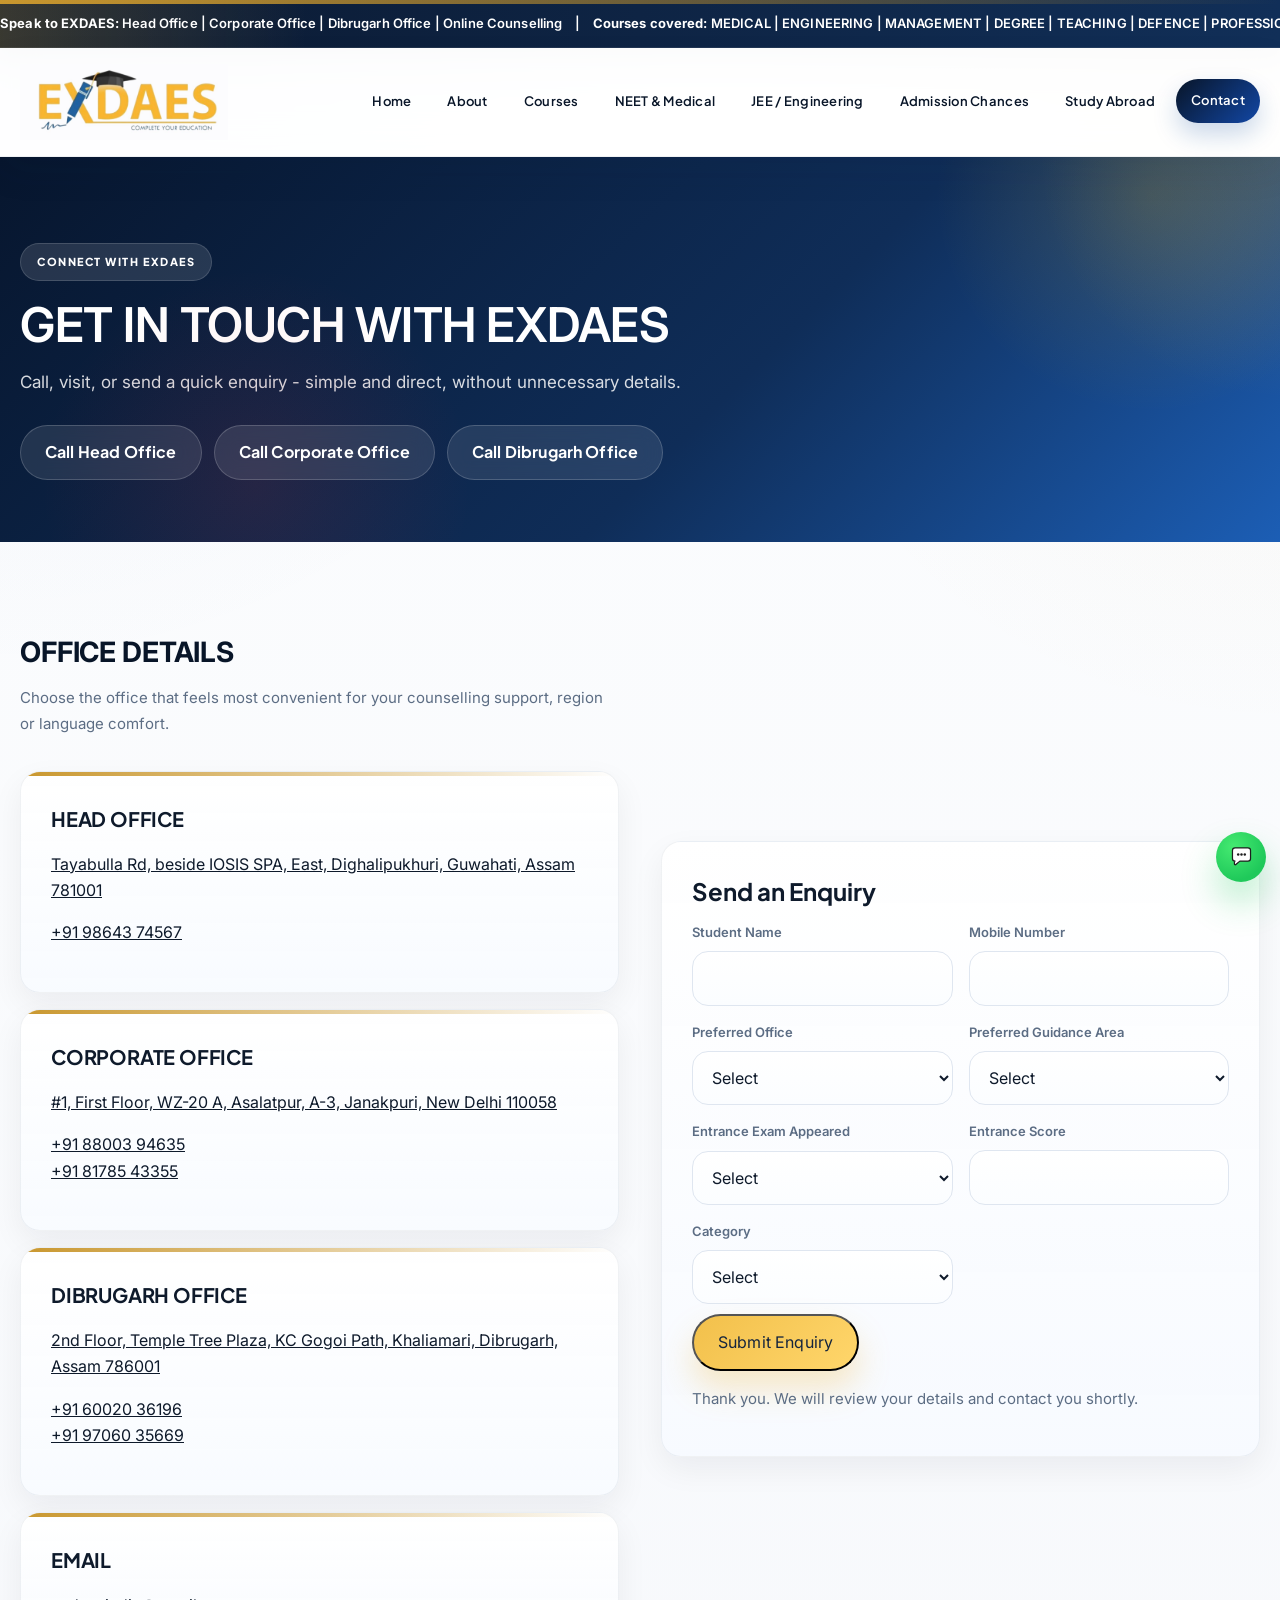
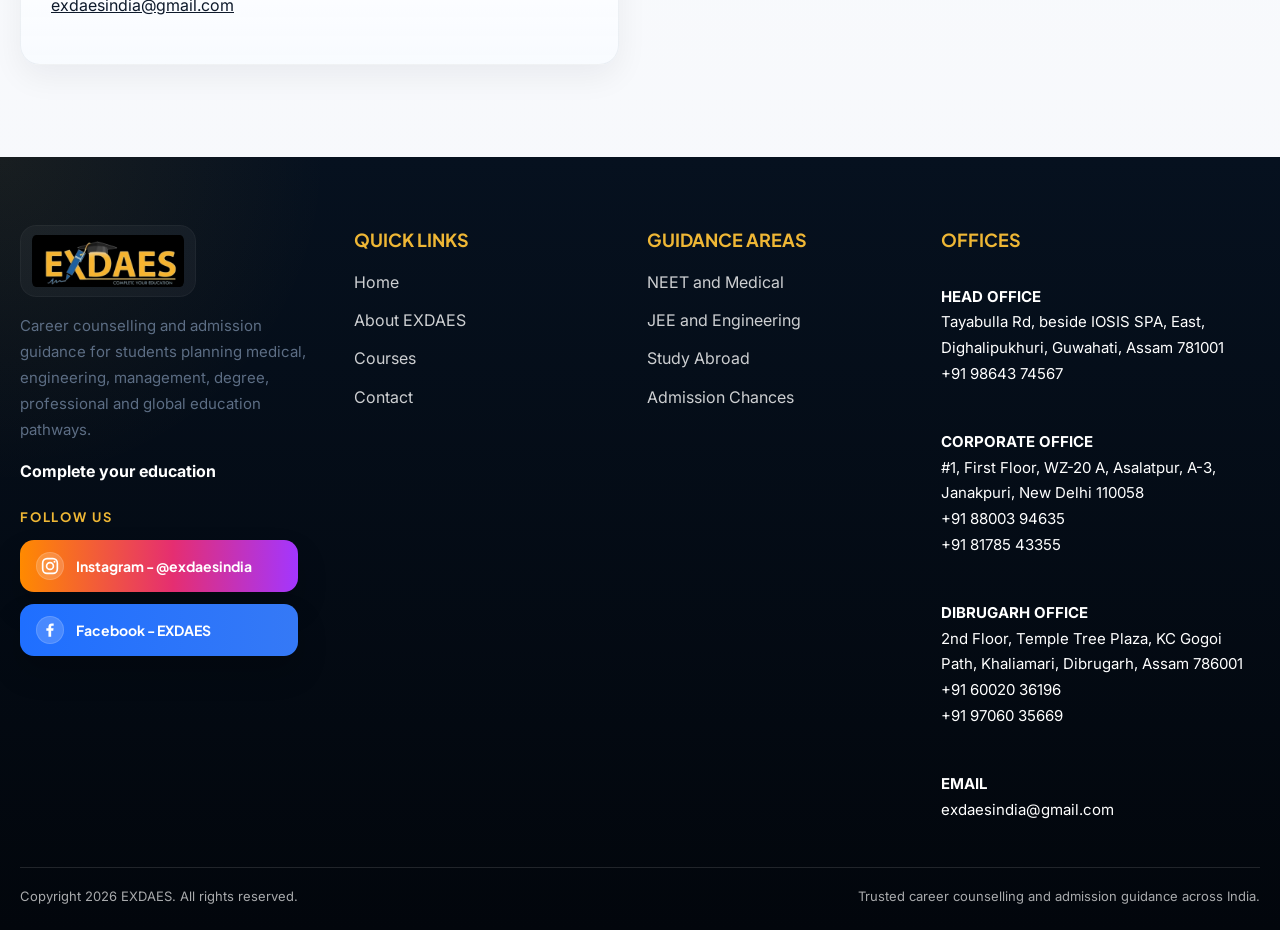
<file: contact/index.html>
﻿<!doctype html>
<html lang="en">
<head>
  <script async src="https://www.googletagmanager.com/gtag/js?id=G-2EB9FW8J4J"></script>
  <script>
    window.dataLayer = window.dataLayer || [];
    function gtag(){dataLayer.push(arguments);}
    gtag('js', new Date());

    gtag('config', 'G-2EB9FW8J4J');
  </script>
  <meta charset="utf-8">
  <meta name="viewport" content="width=device-width, initial-scale=1">
  <title>Contact EXDAES | Head Office, Corporate Office and Dibrugarh Office</title>
  <meta name="description" content="Contact EXDAES for career counselling, admission planning, NEET support, engineering guidance and course guidance from Head Office, Corporate Office or Dibrugarh Office.">
  <meta name="theme-color" content="#0b2343">
  <meta property="og:site_name" content="EXDAES">
  <meta property="og:type" content="website">
  <meta property="og:title" content="Contact EXDAES | Head Office, Corporate Office and Dibrugarh Office">
  <meta property="og:description" content="Speak with EXDAES for course counselling, admission planning, NEET, engineering, and study abroad guidance.">
  <meta property="og:image" content="../assets/images/exdaes-logo-black.jpeg">
  <meta name="twitter:card" content="summary_large_image">
  <link rel="stylesheet" href="../assets/css/style.css">
</head>
<body>
  <div class="admission-strip"><div class="container"><span><strong>Speak to EXDAES:</strong> Head Office | Corporate Office | Dibrugarh Office | Online Counselling &nbsp;&nbsp; | &nbsp;&nbsp; <strong>Courses covered:</strong> MEDICAL | ENGINEERING | MANAGEMENT | DEGREE | TEACHING | DEFENCE | PROFESSIONAL | STUDY Abroad &nbsp;&nbsp; | &nbsp;&nbsp; <strong>Speak to EXDAES:</strong> Head Office | Corporate Office | Dibrugarh Office | Online Counselling &nbsp;&nbsp; | &nbsp;&nbsp; <strong>Courses covered:</strong> MEDICAL | ENGINEERING | MANAGEMENT | DEGREE | TEACHING | DEFENCE | PROFESSIONAL | STUDY ABROAD</span></div></div>
  <header class="site-header"><nav class="container nav"><a class="brand" href="../index.html"><img src="../assets/images/exdaes-logo-white.jpeg" alt="EXDAES logo"></a><button class="nav-toggle" type="button" aria-label="Open menu"><span></span></button><div class="nav-links"><a href="../index.html">Home</a><a href="../about/index.html">About</a><a href="../courses/index.html">Courses</a><a href="../neet-counselling/index.html">NEET & Medical</a><a href="../mbbs-bds-admission/index.html">JEE / Engineering</a><a href="../college-predictor/index.html">Admission Chances</a><a href="../study-abroad/index.html">Study Abroad</a><a class="active" href="../contact/index.html">Contact</a></div></nav></header>
  <main><section class="page-hero"><div class="container"><span class="eyebrow">Connect With EXDAES</span>
	<h1>GET IN TOUCH WITH EXDAES</h1>
	<p>Call, visit, or send a quick enquiry - simple and direct, without unnecessary details.</p>
  <div class="cta-row"><a class="btn btn-light" href="tel:+919864374567">Call Head Office</a><a class="btn btn-light" href="tel:+918800394635">Call Corporate Office</a><a class="btn btn-light" href="tel:+6002036196">Call Dibrugarh Office</a></div></div></section><section class="section"><div class="container grid-2"><div><div class="section-title"><h2><b>OFFICE DETAILS</b></h2><p>Choose the office that feels most convenient for your counselling support, region or language comfort.</p></div><div class="stats-list"><div class="center-card"><h3>HEAD OFFICE</h3><p><a href="https://www.google.com/maps/place/EXDAES/@26.1866912,91.7498174,17z/data=!3m1!4b1!4m6!3m5!1s0x375a5bf597578f25:0xd3f91803e41c8bf5!8m2!3d26.1866864!4d91.7523923!16s%2Fg%2F11nhb2zx7y?entry=ttu&g_ep=EgoyMDI2MDQyOC4wIKXMDSoASAFQAw%3D%3D" target="_blank" rel="noopener">Tayabulla Rd, beside IOSIS SPA, East, Dighalipukhuri, Guwahati, Assam 781001</a></p><p><a href="tel:+919864374567">+91 98643 74567</a></p></div><div class="center-card"><h3>CORPORATE OFFICE</h3><p><a href="https://www.google.com/maps/place/EXDAES/@28.6214519,77.0755666,17z/data=!3m1!4b1!4m6!3m5!1s0x390d05ebf34322a7:0x1da1186b16d2d186!8m2!3d28.6214472!4d77.0781415!16s%2Fg%2F11z5b2ckcf?entry=ttu&g_ep=EgoyMDI2MDQyOC4wIKXMDSoASAFQAw%3D%3D" target="_blank" rel="noopener">#1, First Floor, WZ-20 A, Asalatpur, A-3, Janakpuri, New Delhi 110058</a></p><p><a href="tel:+918800394635">+91 88003 94635</a><br><a href="tel:+918178543355">+91 81785 43355</a></p></div><div class="center-card"><h3>DIBRUGARH OFFICE</h3><p><a href="https://www.google.com/maps/search/2nd+Floor,+Temple+Tree+Plaza,+KC+Gogoi+Path,+Khaliamari,+Dibrugarh,+Assam+786001/@27.4802303,94.9135329,17z/data=!3m1!4b1?entry=ttu&g_ep=EgoyMDI2MDcwNS4wIKXMDSoASAFQAw%3D%3D" target="_blank" rel="noopener">2nd Floor, Temple Tree Plaza, KC Gogoi Path, Khaliamari, Dibrugarh, Assam 786001</a></p><p><a href="tel:+6002036196">+91 60020 36196</a><br><a href="tel:+9706035669">+91 97060 35669</a></p></div><div class="center-card"><h3>EMAIL</h3><p><a href="mailto:exdaesindia@gmail.com">exdaesindia@gmail.com</a></p></div></div></div><form class="form-panel" action="https://formspree.io/f/xwvallbb" method="POST" data-formspree-form><h2>Send an Enquiry</h2><div class="form-grid"><div class="field"><label for="name">Student Name</label><input id="name" name="Student Name" required></div><div class="field"><label for="mobile">Mobile Number</label><input id="mobile" name="Mobile Number" required></div><div class="field"><label for="centre">Preferred Office</label><select id="centre" name="Preferred Office" required><option value="">Select</option><option>Head Office</option><option>Corporate Office</option><option>Dibrugarh Office</option><option>Online / Phone Counselling</option></select></div><div class="field"><label for="interest">Preferred Guidance Area</label><select id="interest" name="Preferred Guidance Area" required><option value="">Select</option><option>NEET and Medical</option><option>JEE and Engineering</option><option>Management / Degree Courses</option><option>Teaching / Defence / Professional Courses</option><option>Study Abroad</option><option>Need Career Guidance First</option></select></div><div class="field"><label for="exam">Entrance Exam Appeared</label><select id="exam" name="Entrance Exam Appeared" required><option value="">Select</option><option>NEET</option><option>JEE Main</option><option>JEE Advanced</option><option>CUET</option><option>CAT</option><option>CLAT</option><option>No Entrance Exam Yet</option><option>Other</option></select></div><div class="field" data-other-exam-field hidden><label for="other-exam">If Other, please specify</label><input id="other-exam" name="Other Entrance Exam"></div><div class="field"><label for="score">Entrance Score</label><input id="score" name="Entrance Score" required></div><div class="field"><label for="category">Category</label><select id="category" name="Category" required><option value="">Select</option><option>General</option><option>OBC</option><option>SC</option><option>ST</option><option>EWS</option><option>NRI</option><option>Not Applicable</option></select></div></div><button class="btn btn-primary" type="submit">Submit Enquiry</button><p class="form-note">Thank you. We will review your details and contact you shortly.</p><div class="success-message">Thank you. We will review your details and contact you shortly.</div></form></div></section></main>
  <footer class="site-footer">
    <div class="container footer-grid">
      <div>
        <img class="footer-logo" src="../assets/images/exdaes-logo-black.jpeg" alt="EXDAES logo">
        <p class="footer-kicker">Career counselling and admission guidance for students planning medical, engineering, management, degree, professional and global education pathways.</p>
        <p class="footer-label">Complete your education</p>
        <div class="footer-social">
          <p class="footer-social-title">Follow Us</p>
          <a class="social-pill social-pill-instagram" href="https://www.instagram.com/exdaesindia/" target="_blank" rel="noopener"><span class="social-icon" aria-hidden="true"><svg viewBox="0 0 24 24" fill="none"><rect x="3.2" y="3.2" width="17.6" height="17.6" rx="5.2" stroke="currentColor" stroke-width="2"></rect><circle cx="12" cy="12" r="4.1" stroke="currentColor" stroke-width="2"></circle><circle cx="17.4" cy="6.8" r="1.2" fill="currentColor"></circle></svg></span><span>Instagram - @exdaesindia</span></a>
          <a class="social-pill social-pill-facebook" href="https://www.facebook.com/GuwahatiEducation" target="_blank" rel="noopener"><span class="social-icon" aria-hidden="true"><svg viewBox="0 0 24 24" fill="none"><path d="M13.4 20V12.8H15.9L16.3 10H13.4V8.2C13.4 7.39 13.67 6.84 14.83 6.84H16.4V4.3C15.63 4.18 14.86 4.12 14.08 4.12C11.76 4.12 10.16 5.54 10.16 8.16V10H7.6V12.8H10.16V20H13.4Z" fill="currentColor"></path></svg></span><span>Facebook - EXDAES</span></a>
        </div>
      </div>
      <div>
        <h3>QUICK LINKS</h3>
        <div class="footer-links"><a href="../index.html">Home</a><a href="../about/index.html">About EXDAES</a><a href="../courses/index.html">Courses</a><a href="../contact/index.html">Contact</a></div>
      </div>
      <div>
        <h3>GUIDANCE AREAS</h3>
        <div class="footer-links"><a href="../neet-counselling/index.html">NEET and Medical</a><a href="../mbbs-bds-admission/index.html">JEE and Engineering</a><a href="../study-abroad/index.html">Study Abroad</a><a href="../college-predictor/index.html">Admission Chances</a></div>
      </div>
      <div>
        <h3>OFFICES</h3>
        <div class="center-list">
          <p><strong>HEAD OFFICE</strong><br><a href="https://www.google.com/maps/place/EXDAES/@26.1866912,91.7498174,17z" target="_blank" rel="noopener">Tayabulla Rd, beside IOSIS SPA, East, Dighalipukhuri, Guwahati, Assam 781001</a><br><a href="tel:+919864374567">+91 98643 74567</a></p>
          <p><strong>CORPORATE OFFICE</strong><br><a href="https://www.google.com/maps/place/EXDAES/@28.6214519,77.0755666,17z" target="_blank" rel="noopener">#1, First Floor, WZ-20 A, Asalatpur, A-3, Janakpuri, New Delhi 110058</a><br><a href="tel:+918800394635">+91 88003 94635</a><br><a href="tel:+918178543355">+91 81785 43355</a></p>
          <p><strong>DIBRUGARH OFFICE</strong><br><a href="https://www.google.com/maps/search/2nd+Floor,+Temple+Tree+Plaza,+KC+Gogoi+Path,+Khaliamari,+Dibrugarh,+Assam+786001" target="_blank" rel="noopener">2nd Floor, Temple Tree Plaza, KC Gogoi Path, Khaliamari, Dibrugarh, Assam 786001</a><br><a href="tel:+916002036196">+91 60020 36196</a><br><a href="tel:+919706035669">+91 97060 35669</a></p>
          <p><strong>EMAIL</strong><br><a href="mailto:exdaesindia@gmail.com">exdaesindia@gmail.com</a></p>
        </div>
      </div>
    </div>
    <div class="container copyright"><span>Copyright 2026 EXDAES. All rights reserved.</span><span>Trusted career counselling and admission guidance across India.</span></div>
  </footer>
  <a class="whatsapp-float" href="https://wa.me/919864374567?text=Hi%2C%20I%20want%20career%20guidance%20from%20EXDAES." target="_blank" rel="noopener" aria-label="Chat on WhatsApp"></a><div class="mobile-cta"><a href="tel:+919864374567">Head Office</a><a href="tel:+918800394635">Corporate Office</a><a href="tel:+916002036196">Dibrugarh Office</a><a href="https://www.google.com/maps/search/2nd+Floor,+Temple+Tree+Plaza,+KC+Gogoi+Path,+Khaliamari,+Dibrugarh,+Assam+786001/@27.4802303,94.9135329,17z/data=!3m1!4b1?entry=ttu&g_ep=EgoyMDI2MDcwNS4wIKXMDSoASAFQAw%3D%3D" target="_blank" rel="noopener">2nd Floor, Temple Tree Plaza, Khaliamari, Dibrugarh</a></div><script src="../assets/js/main.js"></script>
</body>
</html>
</file>
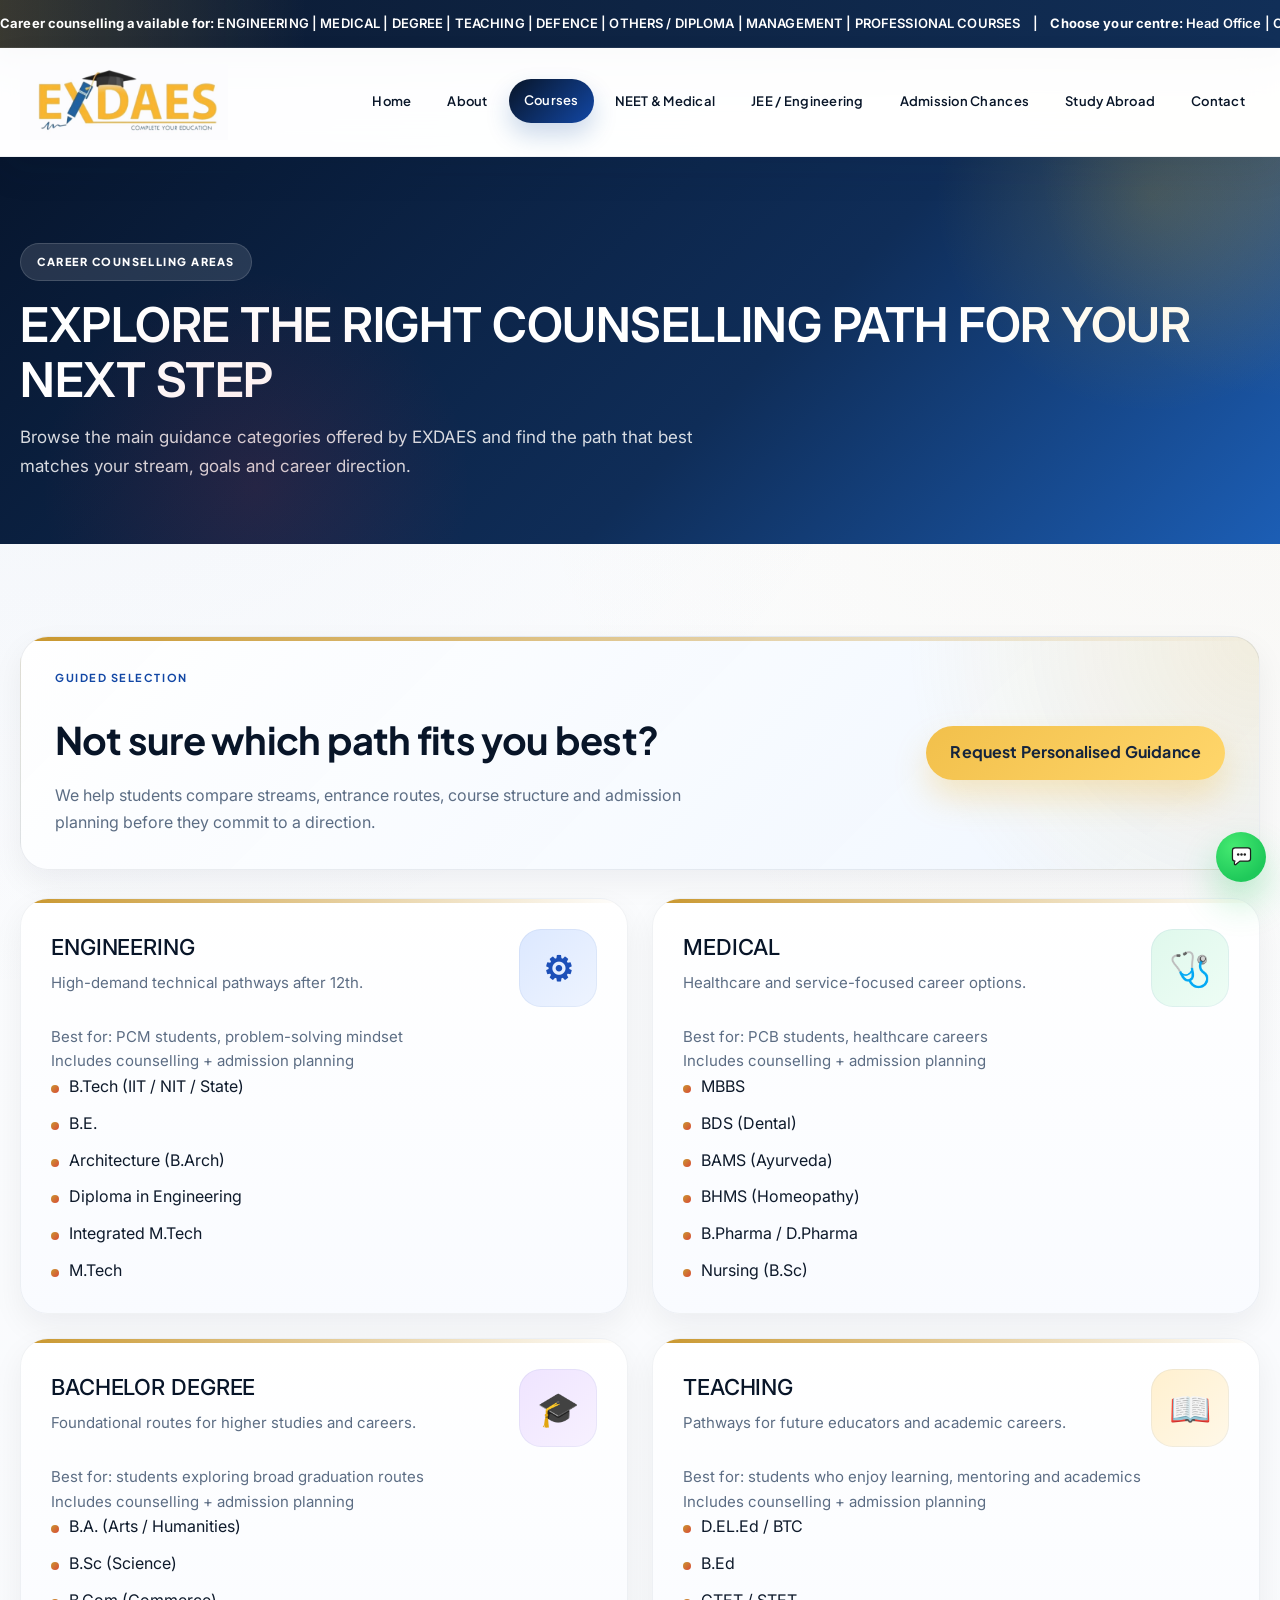
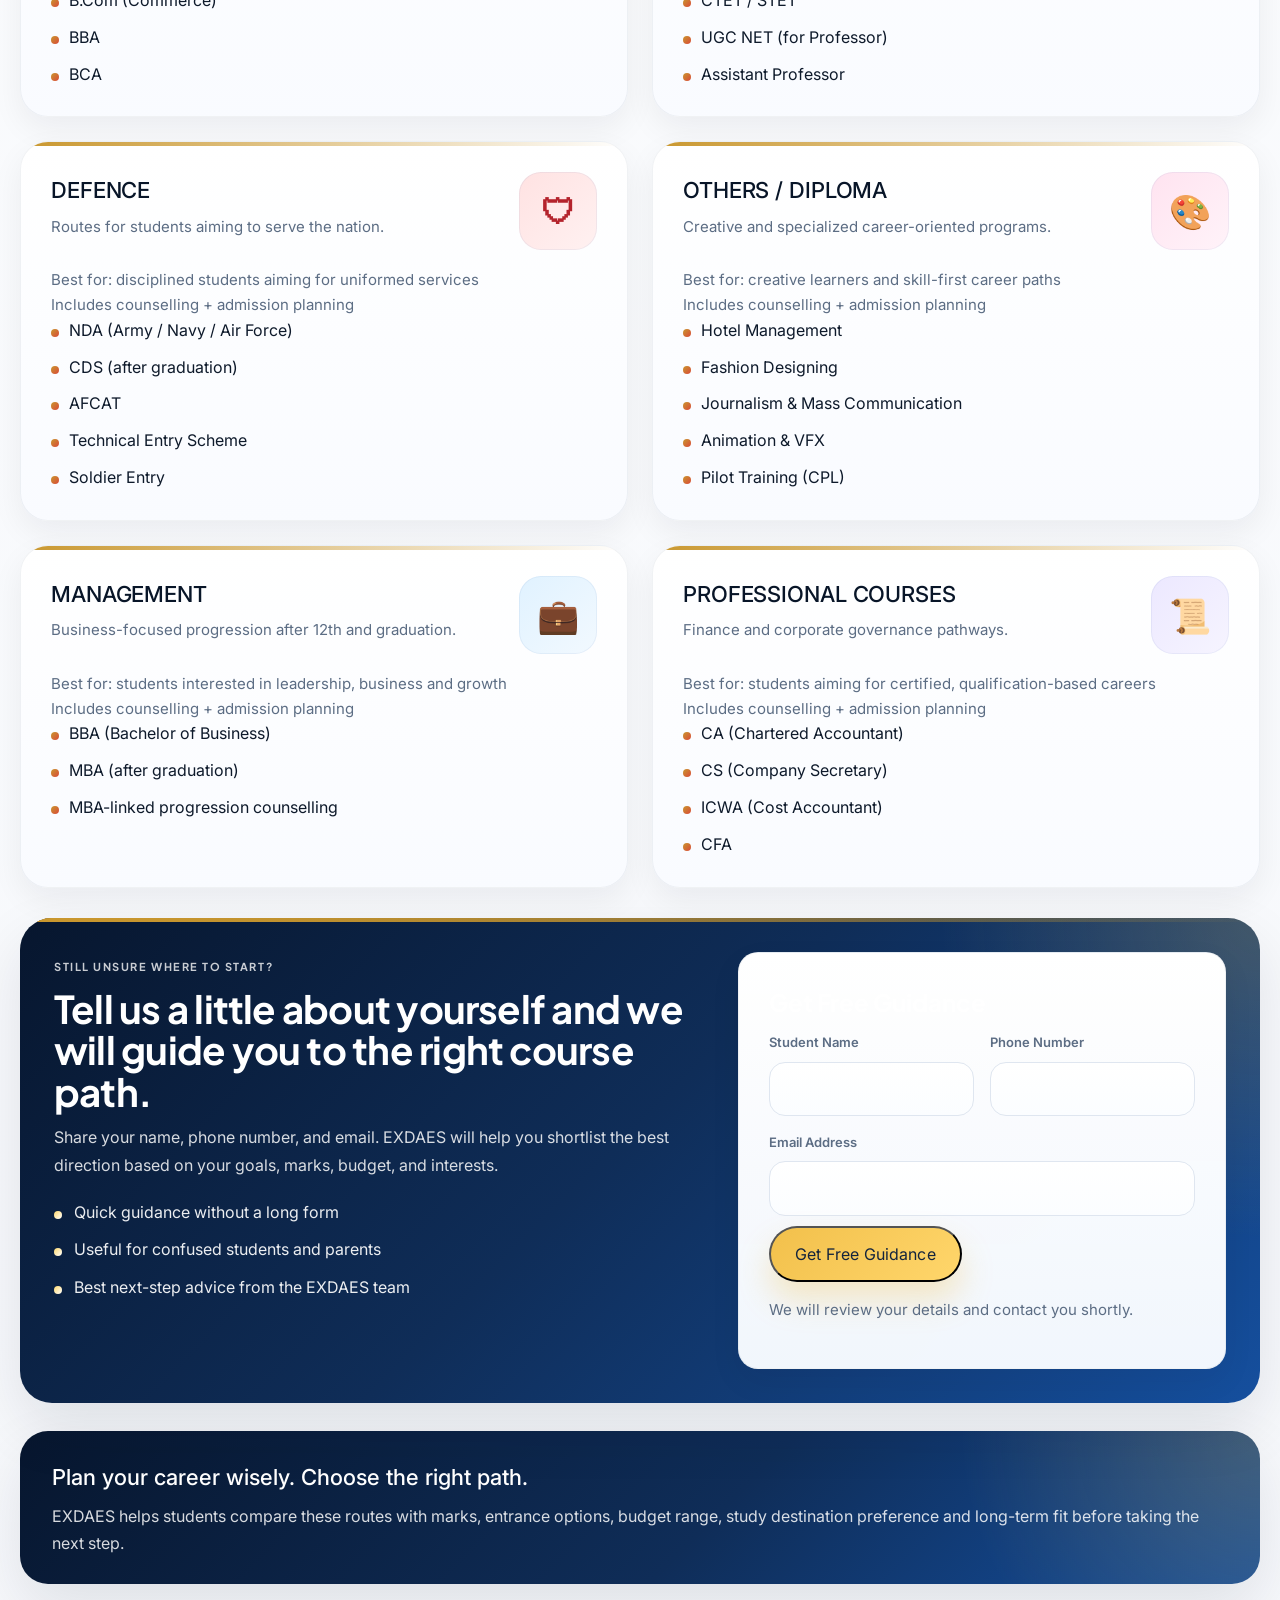
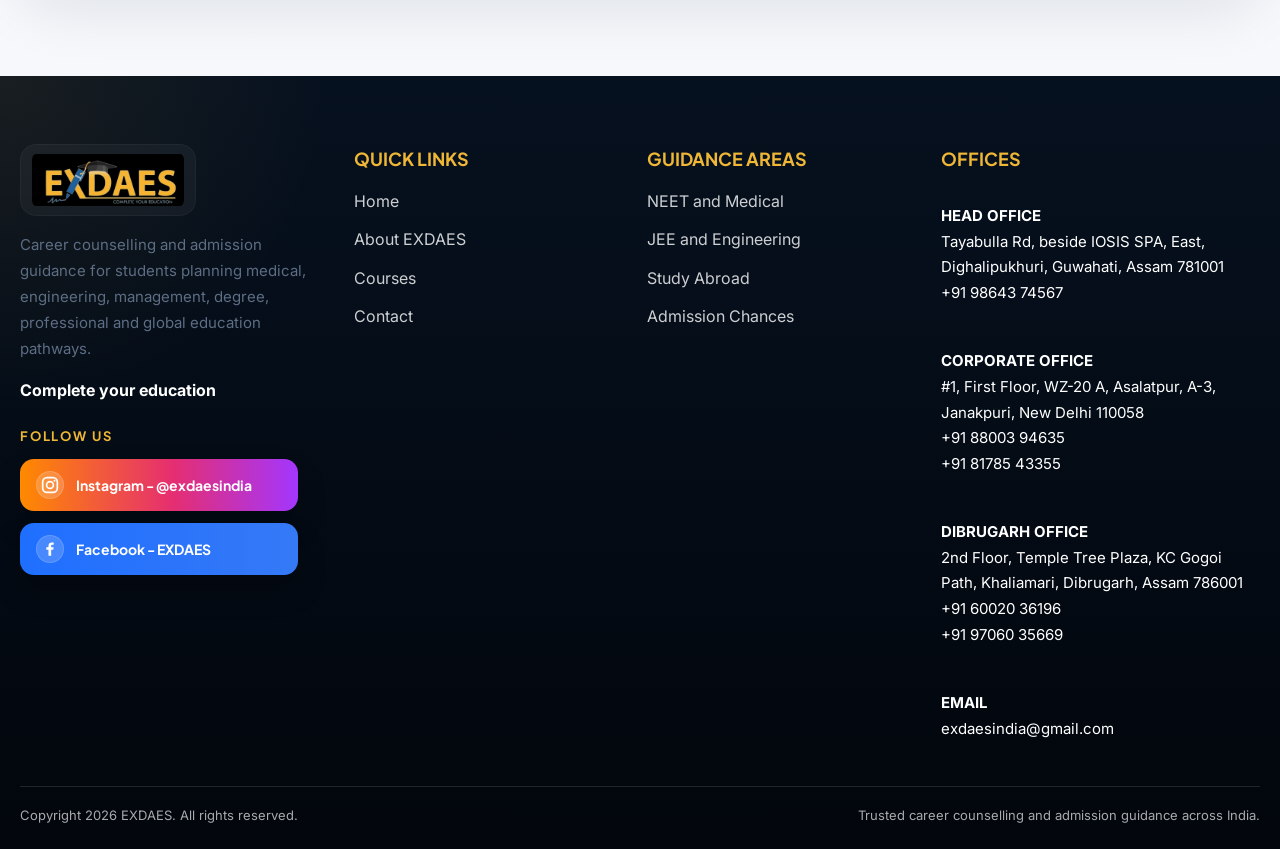
<file: courses/index.html>
﻿<!doctype html>
<html lang="en">
<head>
  <script async src="https://www.googletagmanager.com/gtag/js?id=G-2EB9FW8J4J"></script>
  <script>
    window.dataLayer = window.dataLayer || [];
    function gtag(){dataLayer.push(arguments);}
    gtag('js', new Date());

    gtag('config', 'G-2EB9FW8J4J');
  </script>
  <meta charset="utf-8">
  <meta name="viewport" content="width=device-width, initial-scale=1">
  <title>Courses, Career Counselling & Admission Guidance | EXDAES</title>
  <meta name="description" content="Explore EXDAES counselling categories including engineering, medical, degree, teaching, defence, management, diploma and professional course guidance.">
  <meta name="theme-color" content="#0b2343">
  <meta property="og:site_name" content="EXDAES">
  <meta property="og:type" content="website">
  <meta property="og:title" content="Courses, Career Counselling & Admission Guidance | EXDAES">
  <meta property="og:description" content="Compare medical, engineering, management, degree, defence, and professional course paths with EXDAES guidance.">
  <meta property="og:image" content="../assets/images/exdaes-logo-black.jpeg">
  <meta name="twitter:card" content="summary_large_image">
  <link rel="stylesheet" href="../assets/css/style.css">
</head>
<body>
  <div class="admission-strip"><div class="container"><span><strong>Career counselling available for:</strong> ENGINEERING | MEDICAL | DEGREE | TEACHING | DEFENCE | OTHERS / DIPLOMA | MANAGEMENT | PROFESSIONAL COURSES &nbsp;&nbsp; | &nbsp;&nbsp; <strong>Choose your centre:</strong> Head Office | Corporate Office | Dibrugarh Office | Online Counselling &nbsp;&nbsp; | &nbsp;&nbsp; <strong>Career counselling available for:</strong> ENGINEERING | MEDICAL | DEGREE | TEACHING | DEFENCE | OTHERS / DIPLOMA | MANAGEMENT | PROFESSIONAL COURSES &nbsp;&nbsp; | &nbsp;&nbsp; <strong>Choose your centre:</strong> Head Office | Corporate Office | Dibrugarh Office | Online Counselling</span></div></div>
  <header class="site-header"><nav class="container nav"><a class="brand" href="../index.html"><img src="../assets/images/exdaes-logo-white.jpeg" alt="EXDAES logo"></a><button class="nav-toggle" type="button" aria-label="Open menu"><span></span></button><div class="nav-links"><a href="../index.html">Home</a><a href="../about/index.html">About</a><a class="active" href="../courses/index.html">Courses</a><a href="../neet-counselling/index.html">NEET & Medical</a><a href="../mbbs-bds-admission/index.html">JEE / Engineering</a><a href="../college-predictor/index.html">Admission Chances</a><a href="../study-abroad/index.html">Study Abroad</a><a href="../contact/index.html">Contact</a></div></nav></header>
  <main>
    <section class="page-hero">
      <div class="container">
        <span class="eyebrow">Career Counselling Areas</span>
        <h1>EXPLORE THE RIGHT COUNSELLING PATH FOR YOUR NEXT STEP</h1>
        <p>Browse the main guidance categories offered by EXDAES and find the path that best matches your stream, goals and career direction.</p>
      </div>
    </section>

    <section class="section">
      <div class="container">
        <div class="course-guide-banner center">
          <div class="course-guide-copy">
            <span class="micro-label">Guided Selection</span>
            <h2>Not sure which path fits you best?</h2>
            <p>We help students compare streams, entrance routes, course structure and admission planning before they commit to a direction.</p>
          </div>
          <a class="btn btn-primary" href="../contact/index.html">Request Personalised Guidance</a>
        </div>

        <div class="course-groups">
          <article class="course-group">
            <div class="course-group-top">
              <div>
                <h3>ENGINEERING</h3>
                <p>High-demand technical pathways after 12th.</p>
              </div>
              <div class="course-mark" aria-hidden="true">&#9881;</div>
            </div>
            <p class="best-for">Best for: PCM students, problem-solving mindset</p>
            <p class="guided-path">Includes counselling + admission planning</p>
            <ul class="course-list">
              <li>B.Tech (IIT / NIT / State)</li>
              <li>B.E.</li>
              <li>Architecture (B.Arch)</li>
              <li>Diploma in Engineering</li>
              <li>Integrated M.Tech</li>
              <li>M.Tech</li>
            </ul>
          </article>

          <article class="course-group">
            <div class="course-group-top">
              <div>
                <h3>MEDICAL</h3>
                <p>Healthcare and service-focused career options.</p>
              </div>
              <div class="course-mark" aria-hidden="true">&#129658;</div>
            </div>
            <p class="best-for">Best for: PCB students, healthcare careers</p>
            <p class="guided-path">Includes counselling + admission planning</p>
            <ul class="course-list">
              <li>MBBS</li>
              <li>BDS (Dental)</li>
              <li>BAMS (Ayurveda)</li>
              <li>BHMS (Homeopathy)</li>
              <li>B.Pharma / D.Pharma</li>
              <li>Nursing (B.Sc)</li>
            </ul>
          </article>

          <article class="course-group">
            <div class="course-group-top">
              <div>
                <h3>BACHELOR DEGREE</h3>
                <p>Foundational routes for higher studies and careers.</p>
              </div>
              <div class="course-mark" aria-hidden="true">&#127891;</div>
            </div>
            <p class="best-for">Best for: students exploring broad graduation routes</p>
            <p class="guided-path">Includes counselling + admission planning</p>
            <ul class="course-list">
              <li>B.A. (Arts / Humanities)</li>
              <li>B.Sc (Science)</li>
              <li>B.Com (Commerce)</li>
              <li>BBA</li>
              <li>BCA</li>
            </ul>
          </article>

          <article class="course-group">
            <div class="course-group-top">
              <div>
                <h3>TEACHING</h3>
                <p>Pathways for future educators and academic careers.</p>
              </div>
              <div class="course-mark" aria-hidden="true">&#128214;</div>
            </div>
            <p class="best-for">Best for: students who enjoy learning, mentoring and academics</p>
            <p class="guided-path">Includes counselling + admission planning</p>
            <ul class="course-list">
              <li>D.EL.Ed / BTC</li>
              <li>B.Ed</li>
              <li>CTET / STET</li>
              <li>UGC NET (for Professor)</li>
              <li>Assistant Professor</li>
            </ul>
          </article>

          <article class="course-group">
            <div class="course-group-top">
              <div>
                <h3>DEFENCE</h3>
                <p>Routes for students aiming to serve the nation.</p>
              </div>
              <div class="course-mark" aria-hidden="true">&#128737;</div>
            </div>
            <p class="best-for">Best for: disciplined students aiming for uniformed services</p>
            <p class="guided-path">Includes counselling + admission planning</p>
            <ul class="course-list">
              <li>NDA (Army / Navy / Air Force)</li>
              <li>CDS (after graduation)</li>
              <li>AFCAT</li>
              <li>Technical Entry Scheme</li>
              <li>Soldier Entry</li>
            </ul>
          </article>

          <article class="course-group">
            <div class="course-group-top">
              <div>
                <h3>OTHERS / DIPLOMA</h3>
                <p>Creative and specialized career-oriented programs.</p>
              </div>
              <div class="course-mark" aria-hidden="true">&#127912;</div>
            </div>
            <p class="best-for">Best for: creative learners and skill-first career paths</p>
            <p class="guided-path">Includes counselling + admission planning</p>
            <ul class="course-list">
              <li>Hotel Management</li>
              <li>Fashion Designing</li>
              <li>Journalism & Mass Communication</li>
              <li>Animation & VFX</li>
              <li>Pilot Training (CPL)</li>
            </ul>
          </article>

          <article class="course-group">
            <div class="course-group-top">
              <div>
                <h3>MANAGEMENT</h3>
                <p>Business-focused progression after 12th and graduation.</p>
              </div>
              <div class="course-mark" aria-hidden="true">&#128188;</div>
            </div>
            <p class="best-for">Best for: students interested in leadership, business and growth</p>
            <p class="guided-path">Includes counselling + admission planning</p>
            <ul class="course-list">
              <li>BBA (Bachelor of Business)</li>
              <li>MBA (after graduation)</li>
              <li>MBA-linked progression counselling</li>
            </ul>
          </article>

          <article class="course-group">
            <div class="course-group-top">
              <div>
                <h3>PROFESSIONAL COURSES</h3>
                <p>Finance and corporate governance pathways.</p>
              </div>
              <div class="course-mark" aria-hidden="true">&#128220;</div>
            </div>
            <p class="best-for">Best for: students aiming for certified, qualification-based careers</p>
            <p class="guided-path">Includes counselling + admission planning</p>
            <ul class="course-list">
              <li>CA (Chartered Accountant)</li>
              <li>CS (Company Secretary)</li>
              <li>ICWA (Cost Accountant)</li>
              <li>CFA</li>
            </ul>
          </article>
        </div>

        <section class="course-lead-box">
          <div class="course-lead-copy">
            <span class="micro-label">Still Unsure Where To Start?</span>
            <h2>Tell us a little about yourself and we will guide you to the right course path.</h2>
            <p>Share your name, phone number, and email. EXDAES will help you shortlist the best direction based on your goals, marks, budget, and interests.</p>
            <ul class="course-lead-points">
              <li>Quick guidance without a long form</li>
              <li>Useful for confused students and parents</li>
              <li>Best next-step advice from the EXDAES team</li>
            </ul>
          </div>
          <form class="form-panel course-lead-form" action="https://formspree.io/f/xwvallbb" method="POST" data-formspree-form>
            <h2>Get Free Guidance</h2>
            <input type="hidden" name="Lead Source" value="Courses Page - Still Unsure Box">
            <div class="form-grid">
              <div class="field">
                <label for="lead-name">Student Name</label>
                <input id="lead-name" name="Student Name" required>
              </div>
              <div class="field">
                <label for="lead-phone">Phone Number</label>
                <input id="lead-phone" name="Phone Number" type="tel" required>
              </div>
              <div class="field full">
                <label for="lead-email">Email Address</label>
                <input id="lead-email" name="Email Address" type="email" required>
              </div>
            </div>
            <button class="btn btn-primary" type="submit">Get Free Guidance</button>
            <p class="form-note">We will review your details and contact you shortly.</p>
            <div class="success-message">Thank you. Your details have been received. Our team will contact you shortly.</div>
          </form>
        </section>

        <div class="course-closing">
          <h3>Plan your career wisely. Choose the right path.</h3>
          <p>EXDAES helps students compare these routes with marks, entrance options, budget range, study destination preference and long-term fit before taking the next step.</p>
        </div>
      </div>
    </section>
  </main>
  <footer class="site-footer">
    <div class="container footer-grid">
      <div>
        <img class="footer-logo" src="../assets/images/exdaes-logo-black.jpeg" alt="EXDAES logo">
        <p class="footer-kicker">Career counselling and admission guidance for students planning medical, engineering, management, degree, professional and global education pathways.</p>
        <p class="footer-label">Complete your education</p>
        <div class="footer-social">
          <p class="footer-social-title">Follow Us</p>
          <a class="social-pill social-pill-instagram" href="https://www.instagram.com/exdaesindia/" target="_blank" rel="noopener"><span class="social-icon" aria-hidden="true"><svg viewBox="0 0 24 24" fill="none"><rect x="3.2" y="3.2" width="17.6" height="17.6" rx="5.2" stroke="currentColor" stroke-width="2"></rect><circle cx="12" cy="12" r="4.1" stroke="currentColor" stroke-width="2"></circle><circle cx="17.4" cy="6.8" r="1.2" fill="currentColor"></circle></svg></span><span>Instagram - @exdaesindia</span></a>
          <a class="social-pill social-pill-facebook" href="https://www.facebook.com/GuwahatiEducation" target="_blank" rel="noopener"><span class="social-icon" aria-hidden="true"><svg viewBox="0 0 24 24" fill="none"><path d="M13.4 20V12.8H15.9L16.3 10H13.4V8.2C13.4 7.39 13.67 6.84 14.83 6.84H16.4V4.3C15.63 4.18 14.86 4.12 14.08 4.12C11.76 4.12 10.16 5.54 10.16 8.16V10H7.6V12.8H10.16V20H13.4Z" fill="currentColor"></path></svg></span><span>Facebook - EXDAES</span></a>
        </div>
      </div>
      <div>
        <h3>QUICK LINKS</h3>
        <div class="footer-links"><a href="../index.html">Home</a><a href="../about/index.html">About EXDAES</a><a href="../courses/index.html">Courses</a><a href="../contact/index.html">Contact</a></div>
      </div>
      <div>
        <h3>GUIDANCE AREAS</h3>
        <div class="footer-links"><a href="../neet-counselling/index.html">NEET and Medical</a><a href="../mbbs-bds-admission/index.html">JEE and Engineering</a><a href="../study-abroad/index.html">Study Abroad</a><a href="../college-predictor/index.html">Admission Chances</a></div>
      </div>
      <div>
        <h3>OFFICES</h3>
        <div class="center-list">
          <p><strong>HEAD OFFICE</strong><br><a href="https://www.google.com/maps/place/EXDAES/@26.1866912,91.7498174,17z" target="_blank" rel="noopener">Tayabulla Rd, beside IOSIS SPA, East, Dighalipukhuri, Guwahati, Assam 781001</a><br><a href="tel:+919864374567">+91 98643 74567</a></p>
          <p><strong>CORPORATE OFFICE</strong><br><a href="https://www.google.com/maps/place/EXDAES/@28.6214519,77.0755666,17z" target="_blank" rel="noopener">#1, First Floor, WZ-20 A, Asalatpur, A-3, Janakpuri, New Delhi 110058</a><br><a href="tel:+918800394635">+91 88003 94635</a><br><a href="tel:+918178543355">+91 81785 43355</a></p>
          <p><strong>DIBRUGARH OFFICE</strong><br><a href="https://www.google.com/maps/search/2nd+Floor,+Temple+Tree+Plaza,+KC+Gogoi+Path,+Khaliamari,+Dibrugarh,+Assam+786001" target="_blank" rel="noopener">2nd Floor, Temple Tree Plaza, KC Gogoi Path, Khaliamari, Dibrugarh, Assam 786001</a><br><a href="tel:+916002036196">+91 60020 36196</a><br><a href="tel:+919706035669">+91 97060 35669</a></p>
          <p><strong>EMAIL</strong><br><a href="mailto:exdaesindia@gmail.com">exdaesindia@gmail.com</a></p>
        </div>
      </div>
    </div>
    <div class="container copyright"><span>Copyright 2026 EXDAES. All rights reserved.</span><span>Trusted career counselling and admission guidance across India.</span></div>
  </footer>
  <a class="whatsapp-float" href="https://wa.me/919864374567?text=Hi%2C%20I%20want%20career%20counselling%20from%20EXDAES." target="_blank" rel="noopener" aria-label="Chat on WhatsApp"></a><script src="../assets/js/main.js"></script>
</body>
</html>
</file>
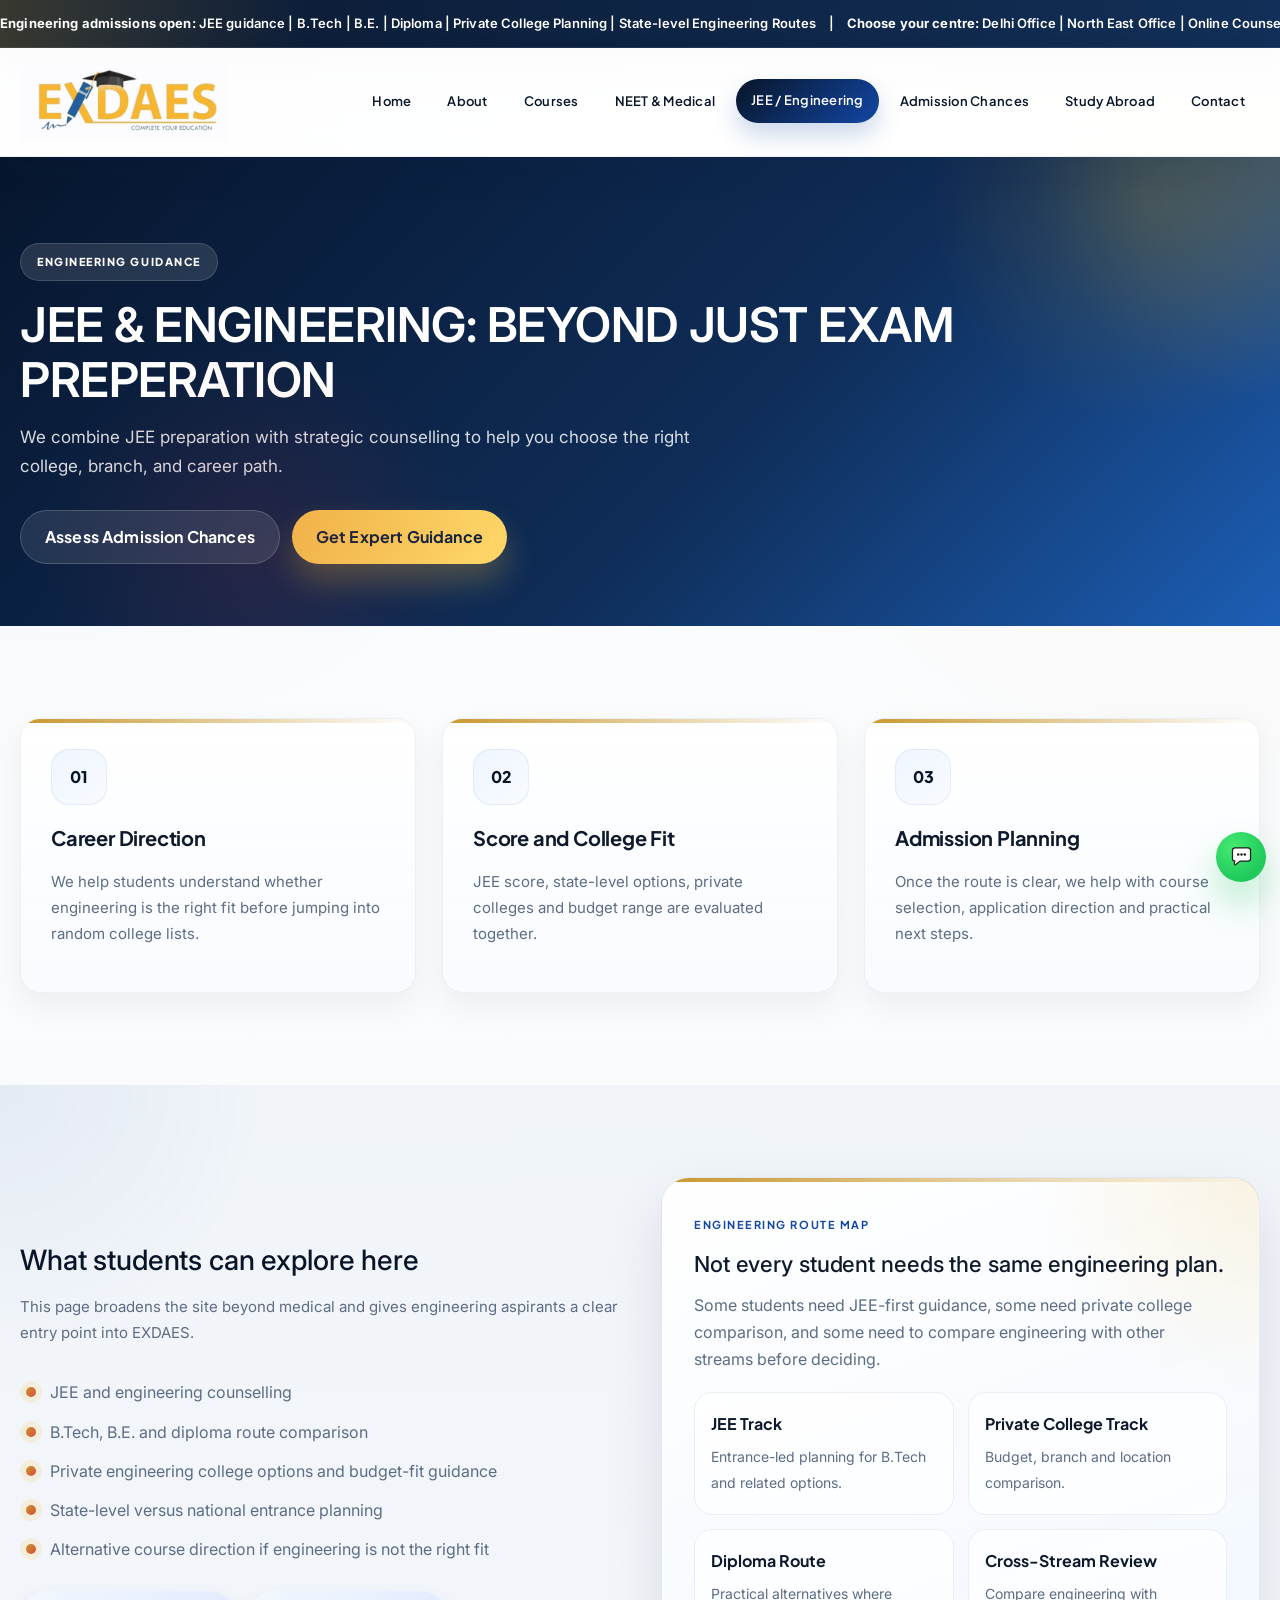
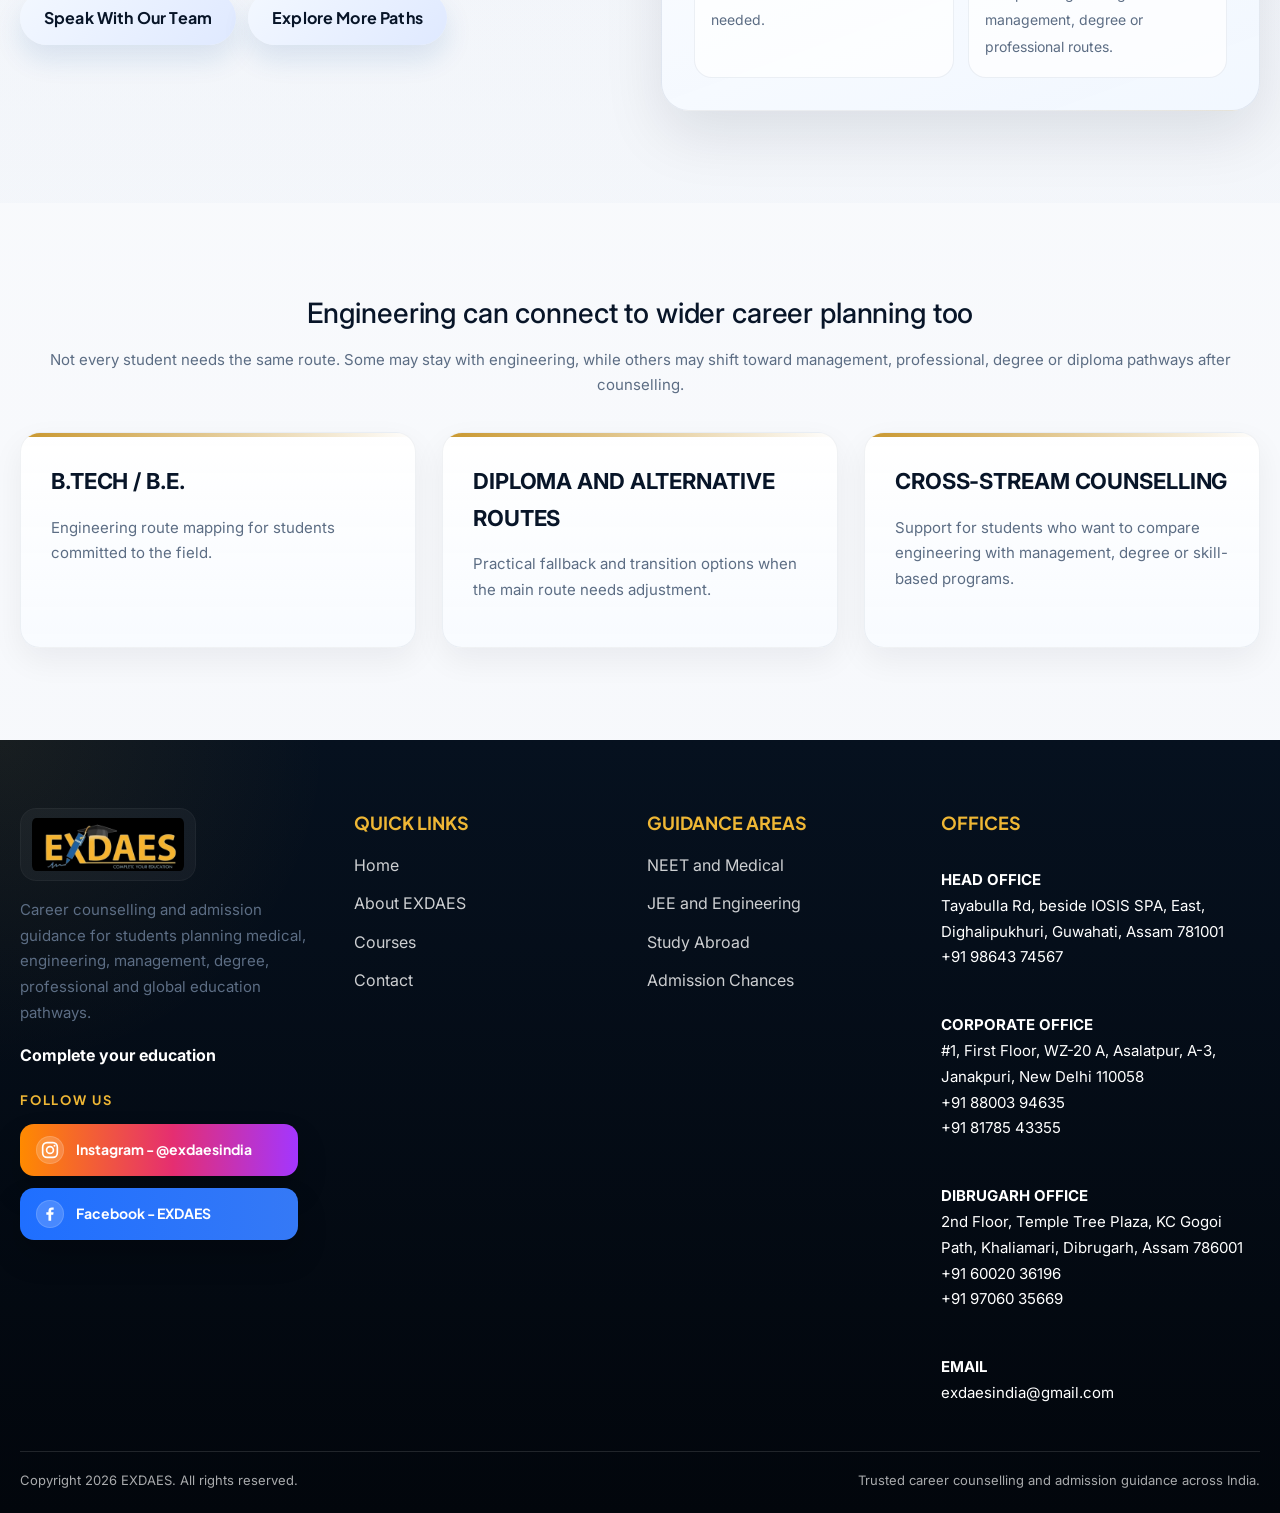
<file: mbbs-bds-admission/index.html>
﻿<!doctype html>
<html lang="en">
<head>
  <script async src="https://www.googletagmanager.com/gtag/js?id=G-2EB9FW8J4J"></script>
  <script>
    window.dataLayer = window.dataLayer || [];
    function gtag(){dataLayer.push(arguments);}
    gtag('js', new Date());

    gtag('config', 'G-2EB9FW8J4J');
  </script>
  <meta charset="utf-8">
  <meta name="viewport" content="width=device-width, initial-scale=1">
  <title>JEE and Engineering Admission Guidance 2026 | EXDAES</title>
  <meta name="description" content="EXDAES guidance for JEE and engineering routes, B.Tech planning, college comparison, budget fit and admission support after 12th.">
  <meta name="theme-color" content="#0b2343">
  <meta property="og:site_name" content="EXDAES">
  <meta property="og:type" content="website">
  <meta property="og:title" content="JEE and Engineering Admission Guidance 2026 | EXDAES">
  <meta property="og:description" content="Explore JEE and engineering guidance, branch planning, college comparison, and admission support from EXDAES.">
  <meta property="og:image" content="../assets/images/exdaes-logo-black.jpeg">
  <meta name="twitter:card" content="summary_large_image">
  <link rel="stylesheet" href="../assets/css/style.css">
</head>
<body>
  <div class="admission-strip"><div class="container"><span><strong>Engineering admissions open:</strong> JEE guidance | B.Tech | B.E. | Diploma | Private College Planning | State-level Engineering Routes &nbsp;&nbsp; | &nbsp;&nbsp; <strong>Choose your centre:</strong> Delhi Office | North East Office | Online Counselling &nbsp;&nbsp; | &nbsp;&nbsp; <strong>Engineering admissions open:</strong> JEE guidance | B.Tech | B.E. | Diploma | Private College Planning | State-level Engineering Routes &nbsp;&nbsp; | &nbsp;&nbsp; <strong>Choose your centre:</strong> Delhi Office | North East Office | Online Counselling</span></div></div>
  <header class="site-header"><nav class="container nav"><a class="brand" href="../index.html"><img src="../assets/images/exdaes-logo-white.jpeg" alt="EXDAES logo"></a><button class="nav-toggle" type="button" aria-label="Open menu"><span></span></button><div class="nav-links"><a href="../index.html">Home</a><a href="../about/index.html">About</a><a href="../courses/index.html">Courses</a><a href="../neet-counselling/index.html">NEET & Medical</a><a class="active" href="../mbbs-bds-admission/index.html">JEE / Engineering</a><a href="../college-predictor/index.html">Admission Chances</a><a href="../study-abroad/index.html">Study Abroad</a><a href="../contact/index.html">Contact</a></div></nav></header>
  <main>
    <section class="page-hero"><div class="container"><span class="eyebrow">Engineering Guidance</span>
	<h1>JEE & ENGINEERING: BEYOND JUST EXAM PREPERATION</h1>
	<p>We combine JEE preparation with strategic counselling to help you choose the right college, branch, and career path.</p>
  <div class="cta-row"><a class="btn btn-light" href="../college-predictor/index.html">Assess Admission Chances</a><a class="btn btn-primary" href="../contact/index.html">Get Expert Guidance</a></div></div></section>
    <section class="section"><div class="container grid-3"><article class="step-card"><div class="icon-badge">01</div><h3>Career Direction</h3><p>We help students understand whether engineering is the right fit before jumping into random college lists.</p></article><article class="step-card"><div class="icon-badge">02</div><h3>Score and College Fit</h3><p>JEE score, state-level options, private colleges and budget range are evaluated together.</p></article><article class="step-card"><div class="icon-badge">03</div><h3>Admission Planning</h3><p>Once the route is clear, we help with course selection, application direction and practical next steps.</p></article></div></section>
    <section class="section alt"><div class="container split-panel"><div><div class="section-title"><h2>What students can explore here</h2><p>This page broadens the site beyond medical and gives engineering aspirants a clear entry point into EXDAES.</p></div><ul class="check-list"><li>JEE and engineering counselling</li><li>B.Tech, B.E. and diploma route comparison</li><li>Private engineering college options and budget-fit guidance</li><li>State-level versus national entrance planning</li><li>Alternative course direction if engineering is not the right fit</li></ul><div class="cta-row"><a class="btn btn-secondary" href="../contact/index.html">Speak With Our Team</a><a class="btn btn-secondary" href="../courses/index.html">Explore More Paths</a></div></div><div class="visual-panel"><span class="micro-label">Engineering Route Map</span><h3>Not every student needs the same engineering plan.</h3><p>Some students need JEE-first guidance, some need private college comparison, and some need to compare engineering with other streams before deciding.</p><div class="tile-grid"><div class="mini-tile"><strong>JEE Track</strong><span>Entrance-led planning for B.Tech and related options.</span></div><div class="mini-tile"><strong>Private College Track</strong><span>Budget, branch and location comparison.</span></div><div class="mini-tile"><strong>Diploma Route</strong><span>Practical alternatives where needed.</span></div><div class="mini-tile"><strong>Cross-Stream Review</strong><span>Compare engineering with management, degree or professional routes.</span></div></div></div></div></section>
    <section class="section"><div class="container"><div class="section-title center"><h2>Engineering can connect to wider career planning too</h2><p>Not every student needs the same route. Some may stay with engineering, while others may shift toward management, professional, degree or diploma pathways after counselling.</p></div><div class="grid-3"><article class="service-card"><h3><b>B.TECH / B.E.</b></h3><p>Engineering route mapping for students committed to the field.</p></article><article class="service-card"><h3><b>DIPLOMA AND ALTERNATIVE ROUTES</b></h3><p>Practical fallback and transition options when the main route needs adjustment.</p></article><article class="service-card"><h3><b>CROSS-STREAM COUNSELLING</b></h3><p>Support for students who want to compare engineering with management, degree or skill-based programs.</p></article></div></div></section>
  </main>
  <footer class="site-footer">
    <div class="container footer-grid">
      <div>
        <img class="footer-logo" src="../assets/images/exdaes-logo-black.jpeg" alt="EXDAES logo">
        <p class="footer-kicker">Career counselling and admission guidance for students planning medical, engineering, management, degree, professional and global education pathways.</p>
        <p class="footer-label">Complete your education</p>
        <div class="footer-social">
          <p class="footer-social-title">Follow Us</p>
          <a class="social-pill social-pill-instagram" href="https://www.instagram.com/exdaesindia/" target="_blank" rel="noopener"><span class="social-icon" aria-hidden="true"><svg viewBox="0 0 24 24" fill="none"><rect x="3.2" y="3.2" width="17.6" height="17.6" rx="5.2" stroke="currentColor" stroke-width="2"></rect><circle cx="12" cy="12" r="4.1" stroke="currentColor" stroke-width="2"></circle><circle cx="17.4" cy="6.8" r="1.2" fill="currentColor"></circle></svg></span><span>Instagram - @exdaesindia</span></a>
          <a class="social-pill social-pill-facebook" href="https://www.facebook.com/GuwahatiEducation" target="_blank" rel="noopener"><span class="social-icon" aria-hidden="true"><svg viewBox="0 0 24 24" fill="none"><path d="M13.4 20V12.8H15.9L16.3 10H13.4V8.2C13.4 7.39 13.67 6.84 14.83 6.84H16.4V4.3C15.63 4.18 14.86 4.12 14.08 4.12C11.76 4.12 10.16 5.54 10.16 8.16V10H7.6V12.8H10.16V20H13.4Z" fill="currentColor"></path></svg></span><span>Facebook - EXDAES</span></a>
        </div>
      </div>
      <div>
        <h3>QUICK LINKS</h3>
        <div class="footer-links"><a href="../index.html">Home</a><a href="../about/index.html">About EXDAES</a><a href="../courses/index.html">Courses</a><a href="../contact/index.html">Contact</a></div>
      </div>
      <div>
        <h3>GUIDANCE AREAS</h3>
        <div class="footer-links"><a href="../neet-counselling/index.html">NEET and Medical</a><a href="../mbbs-bds-admission/index.html">JEE and Engineering</a><a href="../study-abroad/index.html">Study Abroad</a><a href="../college-predictor/index.html">Admission Chances</a></div>
      </div>
      <div>
        <h3>OFFICES</h3>
        <div class="center-list">
          <p><strong>HEAD OFFICE</strong><br><a href="https://www.google.com/maps/place/EXDAES/@26.1866912,91.7498174,17z" target="_blank" rel="noopener">Tayabulla Rd, beside IOSIS SPA, East, Dighalipukhuri, Guwahati, Assam 781001</a><br><a href="tel:+919864374567">+91 98643 74567</a></p>
          <p><strong>CORPORATE OFFICE</strong><br><a href="https://www.google.com/maps/place/EXDAES/@28.6214519,77.0755666,17z" target="_blank" rel="noopener">#1, First Floor, WZ-20 A, Asalatpur, A-3, Janakpuri, New Delhi 110058</a><br><a href="tel:+918800394635">+91 88003 94635</a><br><a href="tel:+918178543355">+91 81785 43355</a></p>
          <p><strong>DIBRUGARH OFFICE</strong><br><a href="https://www.google.com/maps/search/2nd+Floor,+Temple+Tree+Plaza,+KC+Gogoi+Path,+Khaliamari,+Dibrugarh,+Assam+786001" target="_blank" rel="noopener">2nd Floor, Temple Tree Plaza, KC Gogoi Path, Khaliamari, Dibrugarh, Assam 786001</a><br><a href="tel:+916002036196">+91 60020 36196</a><br><a href="tel:+919706035669">+91 97060 35669</a></p>
          <p><strong>EMAIL</strong><br><a href="mailto:exdaesindia@gmail.com">exdaesindia@gmail.com</a></p>
        </div>
      </div>
    </div>
    <div class="container copyright"><span>Copyright 2026 EXDAES. All rights reserved.</span><span>Trusted career counselling and admission guidance across India.</span></div>
  </footer>
  <a class="whatsapp-float" href="https://wa.me/919864374567?text=Hi%2C%20I%20want%20JEE%20and%20engineering%20guidance." target="_blank" rel="noopener" aria-label="Chat on WhatsApp"></a><script src="../assets/js/main.js"></script>
</body>
</html>
</file>
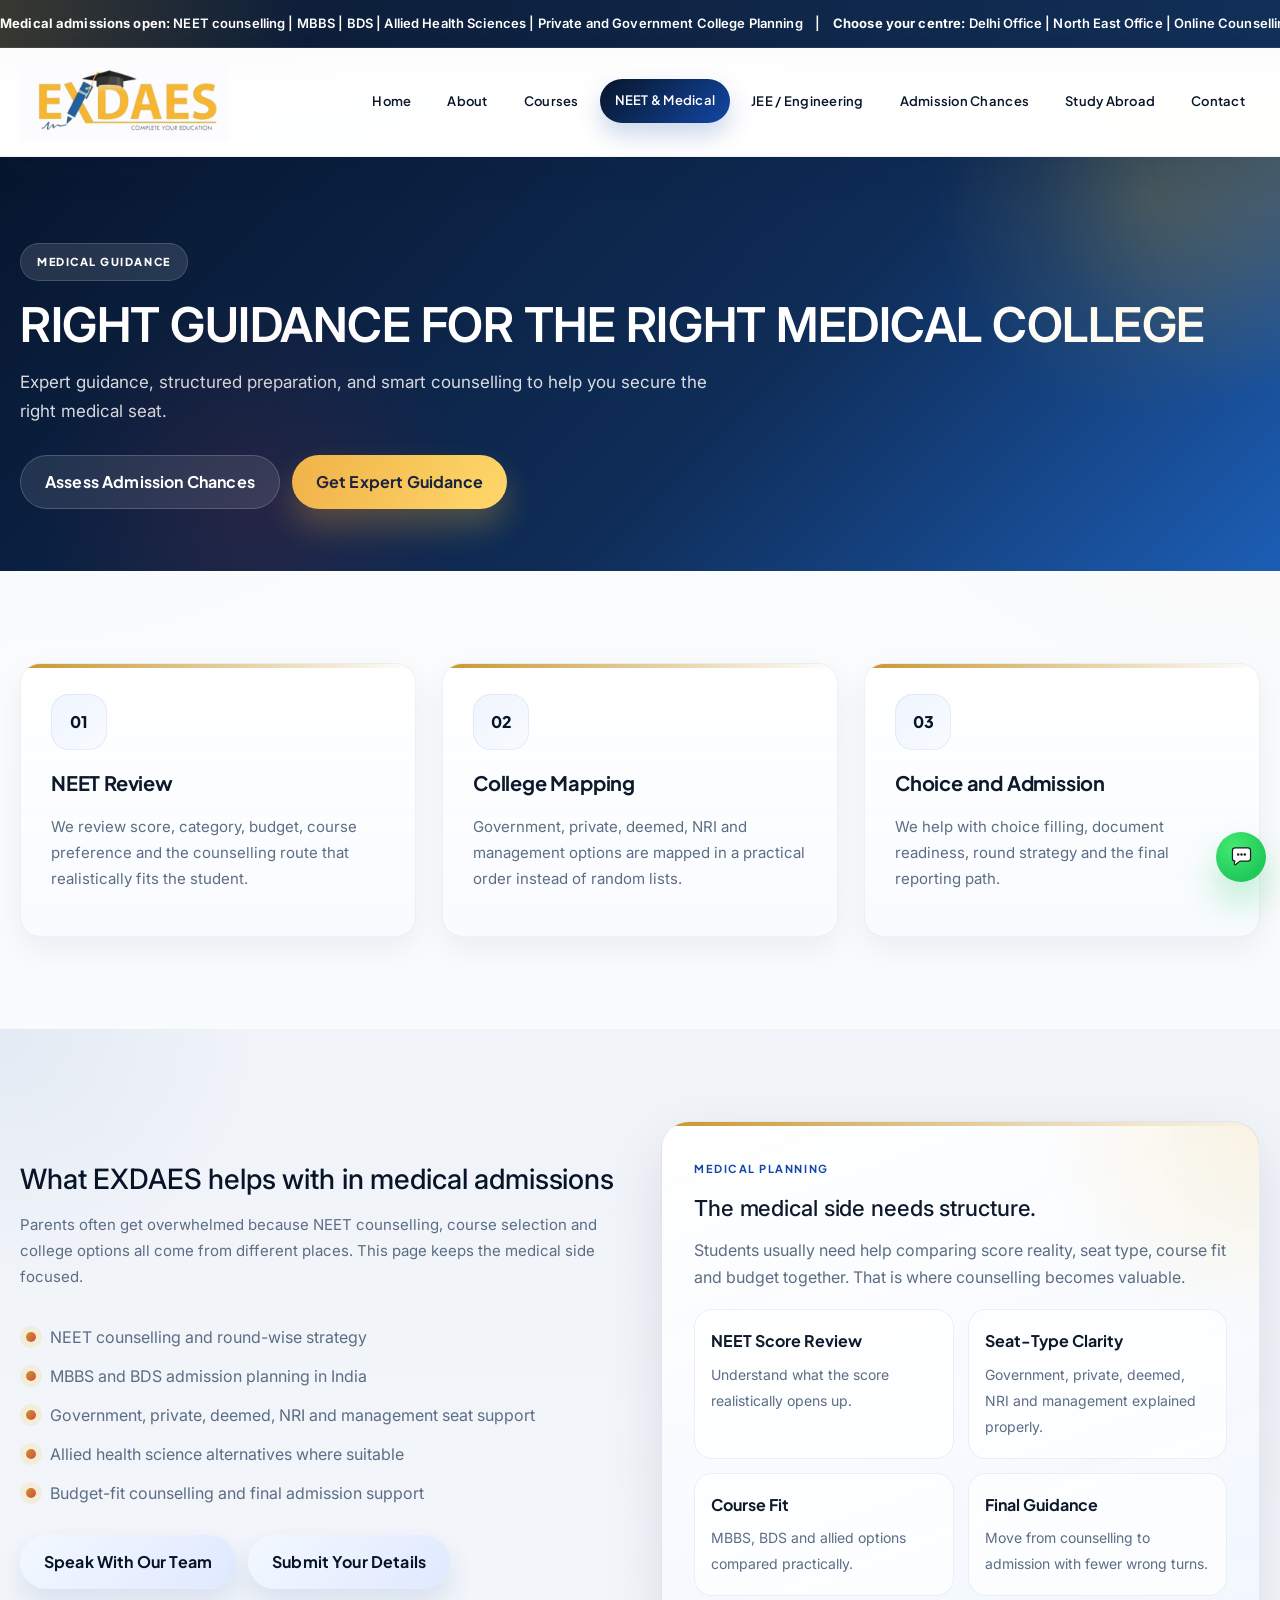
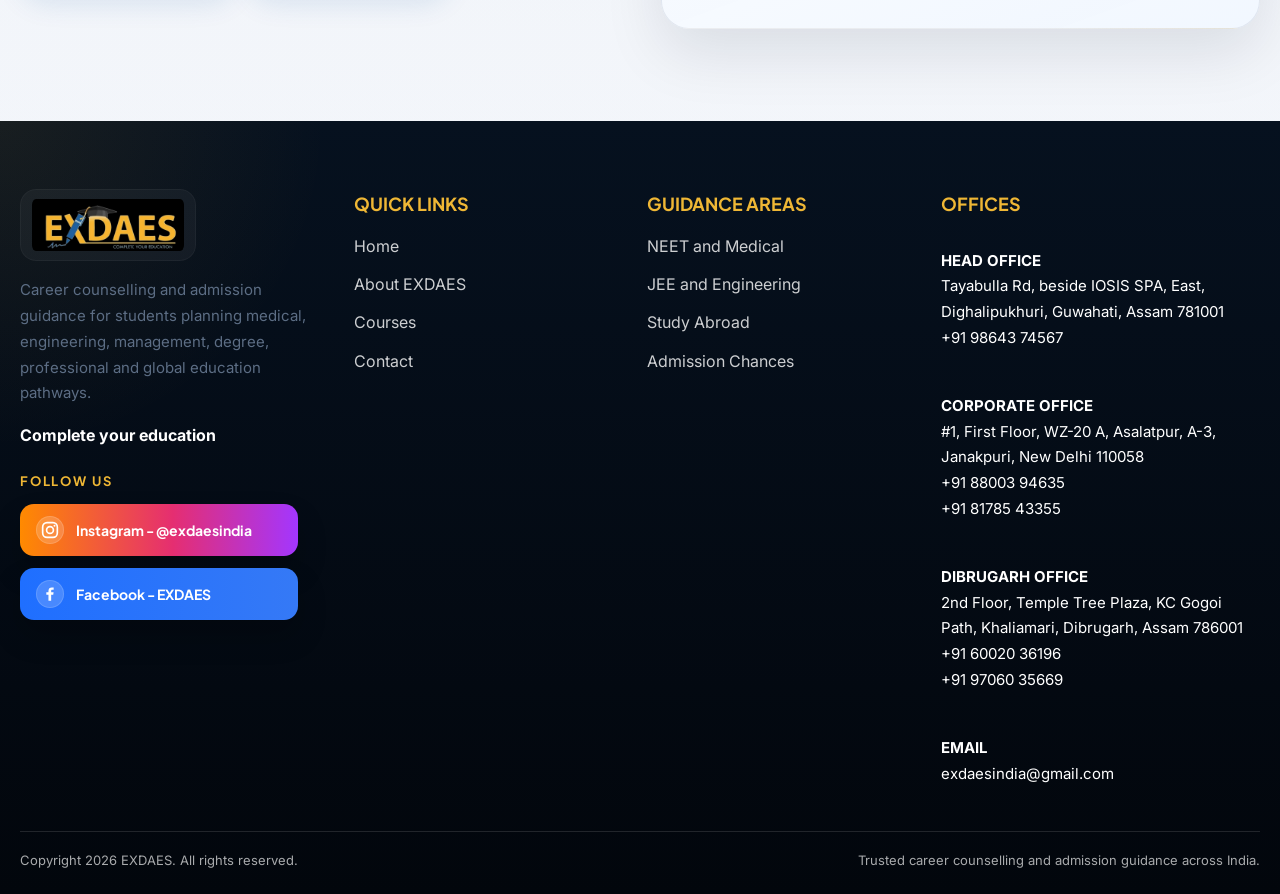
<file: neet-counselling/index.html>
﻿<!doctype html>
<html lang="en">
<head>
  <script async src="https://www.googletagmanager.com/gtag/js?id=G-2EB9FW8J4J"></script>
  <script>
    window.dataLayer = window.dataLayer || [];
    function gtag(){dataLayer.push(arguments);}
    gtag('js', new Date());

    gtag('config', 'G-2EB9FW8J4J');
  </script>
  <meta charset="utf-8">
  <meta name="viewport" content="width=device-width, initial-scale=1">
  <title>NEET, MBBS and BDS Guidance 2026 | EXDAES</title>
  <meta name="description" content="Combined EXDAES page for NEET counselling, MBBS and BDS admissions, allied health routes, choice filling and medical admission guidance from Delhi Office and North East Office.">
  <meta name="theme-color" content="#0b2343">
  <meta property="og:site_name" content="EXDAES">
  <meta property="og:type" content="website">
  <meta property="og:title" content="NEET, MBBS and BDS Guidance 2026 | EXDAES">
  <meta property="og:description" content="Get NEET counselling, MBBS and BDS admission guidance, allied health route planning, and profile-based support from EXDAES.">
  <meta property="og:image" content="../assets/images/exdaes-logo-black.jpeg">
  <meta name="twitter:card" content="summary_large_image">
  <link rel="stylesheet" href="../assets/css/style.css">
</head>
<body>
  <div class="admission-strip"><div class="container"><span><strong>Medical admissions open:</strong> NEET counselling | MBBS | BDS | Allied Health Sciences | Private and Government College Planning &nbsp;&nbsp; | &nbsp;&nbsp; <strong>Choose your centre:</strong> Delhi Office | North East Office | Online Counselling &nbsp;&nbsp; | &nbsp;&nbsp; <strong>Medical admissions open:</strong> NEET counselling | MBBS | BDS | Allied Health Sciences | Private and Government College Planning &nbsp;&nbsp; | &nbsp;&nbsp; <strong>Choose your centre:</strong> Delhi Office | North East Office | Online Counselling</span></div></div>
  <header class="site-header"><nav class="container nav"><a class="brand" href="../index.html"><img src="../assets/images/exdaes-logo-white.jpeg" alt="EXDAES logo"></a><button class="nav-toggle" type="button" aria-label="Open menu"><span></span></button><div class="nav-links"><a href="../index.html">Home</a><a href="../about/index.html">About</a><a href="../courses/index.html">Courses</a><a class="active" href="../neet-counselling/index.html">NEET & Medical</a><a href="../mbbs-bds-admission/index.html">JEE / Engineering</a><a href="../college-predictor/index.html">Admission Chances</a><a href="../study-abroad/index.html">Study Abroad</a><a href="../contact/index.html">Contact</a></div></nav></header>
  <main>
    <section class="page-hero"><div class="container"><span class="eyebrow">Medical Guidance</span><h1>RIGHT GUIDANCE FOR THE RIGHT MEDICAL COLLEGE</h1><p>Expert guidance, structured preparation, and smart counselling to help you secure the right medical seat.</p><div class="cta-row"><a class="btn btn-light" href="../college-predictor/index.html">Assess Admission Chances</a><a class="btn btn-primary" href="../contact/index.html">Get Expert Guidance</a></div></div></section>
    <section class="section"><div class="container grid-3"><article class="step-card"><div class="icon-badge">01</div><h3>NEET Review</h3><p>We review score, category, budget, course preference and the counselling route that realistically fits the student.</p></article><article class="step-card"><div class="icon-badge">02</div><h3>College Mapping</h3><p>Government, private, deemed, NRI and management options are mapped in a practical order instead of random lists.</p></article><article class="step-card"><div class="icon-badge">03</div><h3>Choice and Admission</h3><p>We help with choice filling, document readiness, round strategy and the final reporting path.</p></article></div></section>
    <section class="section alt"><div class="container split-panel"><div><div class="section-title"><h2>What EXDAES helps with in medical admissions</h2><p>Parents often get overwhelmed because NEET counselling, course selection and college options all come from different places. This page keeps the medical side focused.</p></div><ul class="check-list"><li>NEET counselling and round-wise strategy</li><li>MBBS and BDS admission planning in India</li><li>Government, private, deemed, NRI and management seat support</li><li>Allied health science alternatives where suitable</li><li>Budget-fit counselling and final admission support</li></ul><div class="cta-row"><a class="btn btn-secondary" href="../contact/index.html">Speak With Our Team</a><a class="btn btn-secondary" href="../college-predictor/index.html">Submit Your Details</a></div></div><div class="visual-panel"><span class="micro-label">Medical Planning</span><h3>The medical side needs structure.</h3><p>Students usually need help comparing score reality, seat type, course fit and budget together. That is where counselling becomes valuable.</p><div class="tile-grid"><div class="mini-tile"><strong>NEET Score Review</strong><span>Understand what the score realistically opens up.</span></div><div class="mini-tile"><strong>Seat-Type Clarity</strong><span>Government, private, deemed, NRI and management explained properly.</span></div><div class="mini-tile"><strong>Course Fit</strong><span>MBBS, BDS and allied options compared practically.</span></div><div class="mini-tile"><strong>Final Guidance</strong><span>Move from counselling to admission with fewer wrong turns.</span></div></div></div></div></section>
      </main>
  <footer class="site-footer">
    <div class="container footer-grid">
      <div>
        <img class="footer-logo" src="../assets/images/exdaes-logo-black.jpeg" alt="EXDAES logo">
        <p class="footer-kicker">Career counselling and admission guidance for students planning medical, engineering, management, degree, professional and global education pathways.</p>
        <p class="footer-label">Complete your education</p>
        <div class="footer-social">
          <p class="footer-social-title">Follow Us</p>
          <a class="social-pill social-pill-instagram" href="https://www.instagram.com/exdaesindia/" target="_blank" rel="noopener"><span class="social-icon" aria-hidden="true"><svg viewBox="0 0 24 24" fill="none"><rect x="3.2" y="3.2" width="17.6" height="17.6" rx="5.2" stroke="currentColor" stroke-width="2"></rect><circle cx="12" cy="12" r="4.1" stroke="currentColor" stroke-width="2"></circle><circle cx="17.4" cy="6.8" r="1.2" fill="currentColor"></circle></svg></span><span>Instagram - @exdaesindia</span></a>
          <a class="social-pill social-pill-facebook" href="https://www.facebook.com/GuwahatiEducation" target="_blank" rel="noopener"><span class="social-icon" aria-hidden="true"><svg viewBox="0 0 24 24" fill="none"><path d="M13.4 20V12.8H15.9L16.3 10H13.4V8.2C13.4 7.39 13.67 6.84 14.83 6.84H16.4V4.3C15.63 4.18 14.86 4.12 14.08 4.12C11.76 4.12 10.16 5.54 10.16 8.16V10H7.6V12.8H10.16V20H13.4Z" fill="currentColor"></path></svg></span><span>Facebook - EXDAES</span></a>
        </div>
      </div>
      <div>
        <h3>QUICK LINKS</h3>
        <div class="footer-links"><a href="../index.html">Home</a><a href="../about/index.html">About EXDAES</a><a href="../courses/index.html">Courses</a><a href="../contact/index.html">Contact</a></div>
      </div>
      <div>
        <h3>GUIDANCE AREAS</h3>
        <div class="footer-links"><a href="../neet-counselling/index.html">NEET and Medical</a><a href="../mbbs-bds-admission/index.html">JEE and Engineering</a><a href="../study-abroad/index.html">Study Abroad</a><a href="../college-predictor/index.html">Admission Chances</a></div>
      </div>
      <div>
        <h3>OFFICES</h3>
        <div class="center-list">
          <p><strong>HEAD OFFICE</strong><br><a href="https://www.google.com/maps/place/EXDAES/@26.1866912,91.7498174,17z" target="_blank" rel="noopener">Tayabulla Rd, beside IOSIS SPA, East, Dighalipukhuri, Guwahati, Assam 781001</a><br><a href="tel:+919864374567">+91 98643 74567</a></p>
          <p><strong>CORPORATE OFFICE</strong><br><a href="https://www.google.com/maps/place/EXDAES/@28.6214519,77.0755666,17z" target="_blank" rel="noopener">#1, First Floor, WZ-20 A, Asalatpur, A-3, Janakpuri, New Delhi 110058</a><br><a href="tel:+918800394635">+91 88003 94635</a><br><a href="tel:+918178543355">+91 81785 43355</a></p>
          <p><strong>DIBRUGARH OFFICE</strong><br><a href="https://www.google.com/maps/search/2nd+Floor,+Temple+Tree+Plaza,+KC+Gogoi+Path,+Khaliamari,+Dibrugarh,+Assam+786001" target="_blank" rel="noopener">2nd Floor, Temple Tree Plaza, KC Gogoi Path, Khaliamari, Dibrugarh, Assam 786001</a><br><a href="tel:+916002036196">+91 60020 36196</a><br><a href="tel:+919706035669">+91 97060 35669</a></p>
          <p><strong>EMAIL</strong><br><a href="mailto:exdaesindia@gmail.com">exdaesindia@gmail.com</a></p>
        </div>
      </div>
    </div>
    <div class="container copyright"><span>Copyright 2026 EXDAES. All rights reserved.</span><span>Trusted career counselling and admission guidance across India.</span></div>
  </footer>
  <a class="whatsapp-float" href="https://wa.me/919864374567?text=Hi%2C%20I%20want%20NEET%20and%20medical%20admission%20guidance." target="_blank" rel="noopener" aria-label="Chat on WhatsApp"></a><script src="../assets/js/main.js"></script>
</body>
</html>
</file>
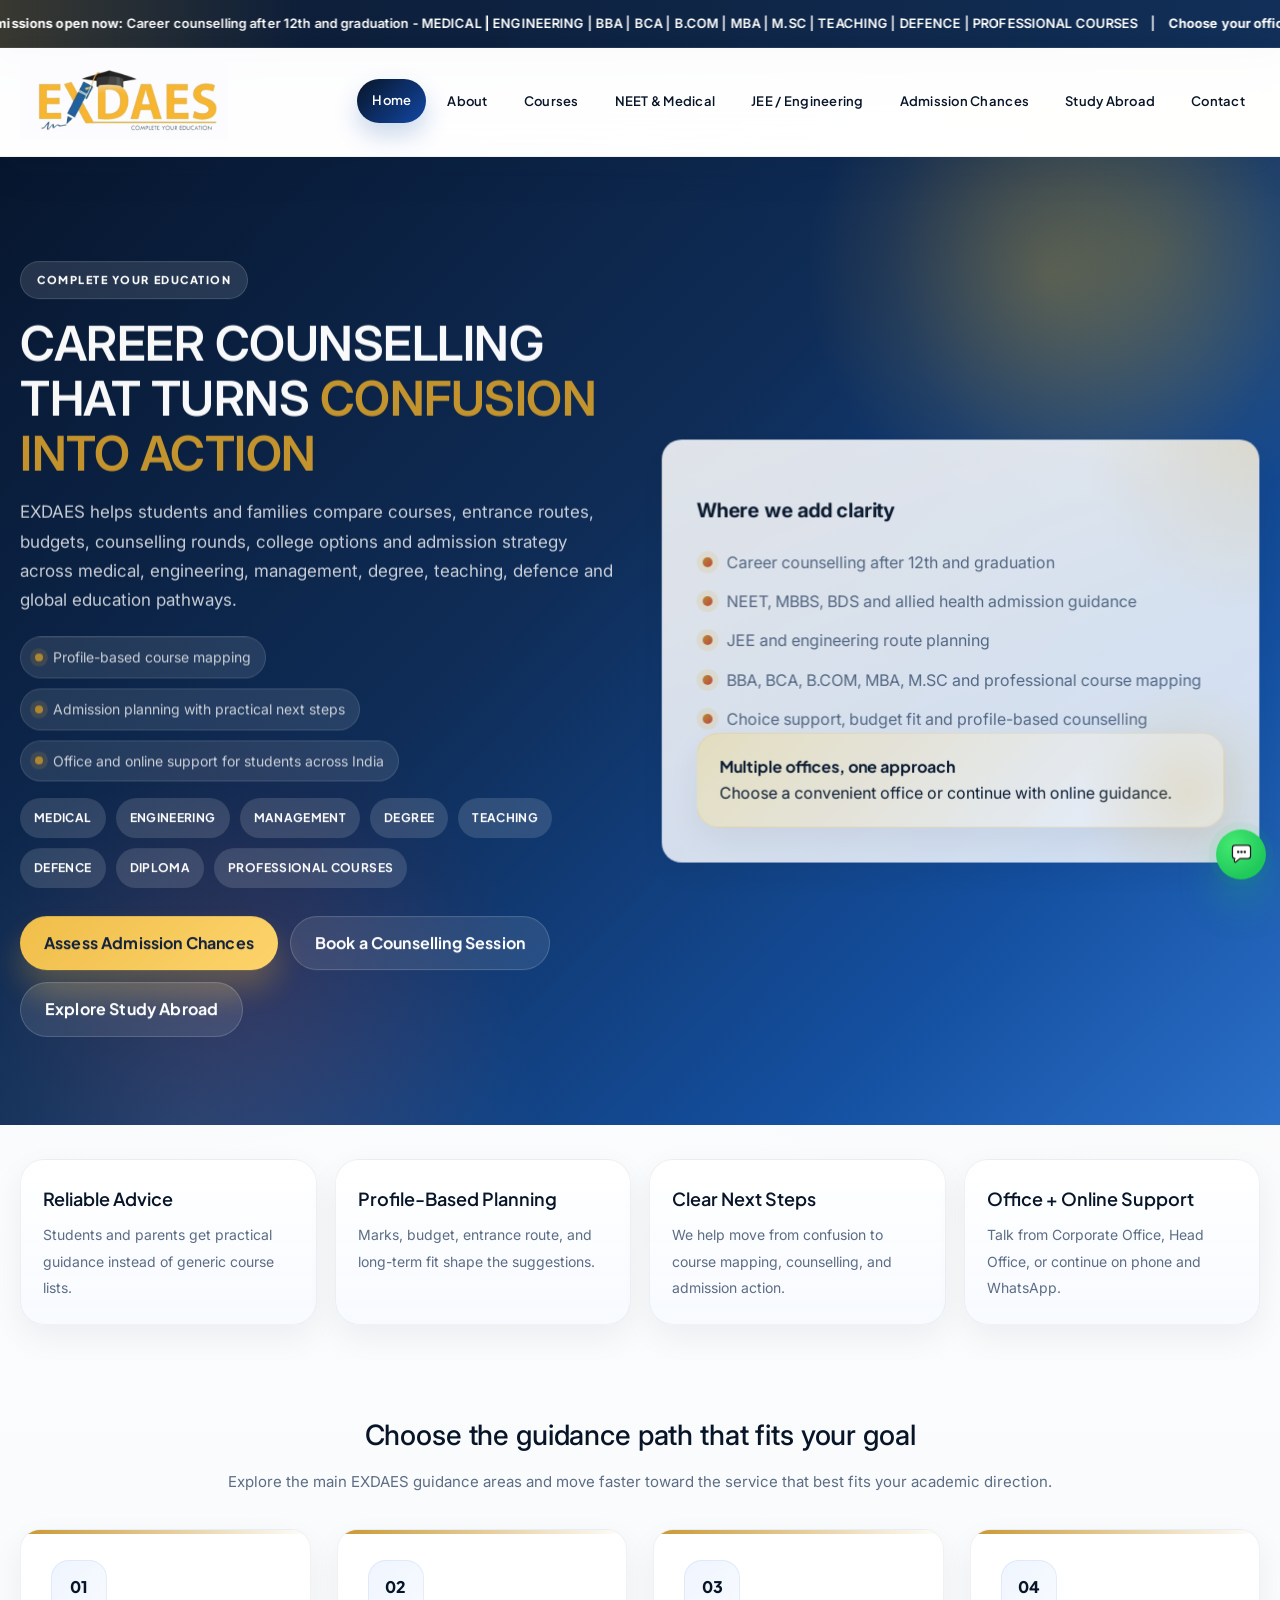
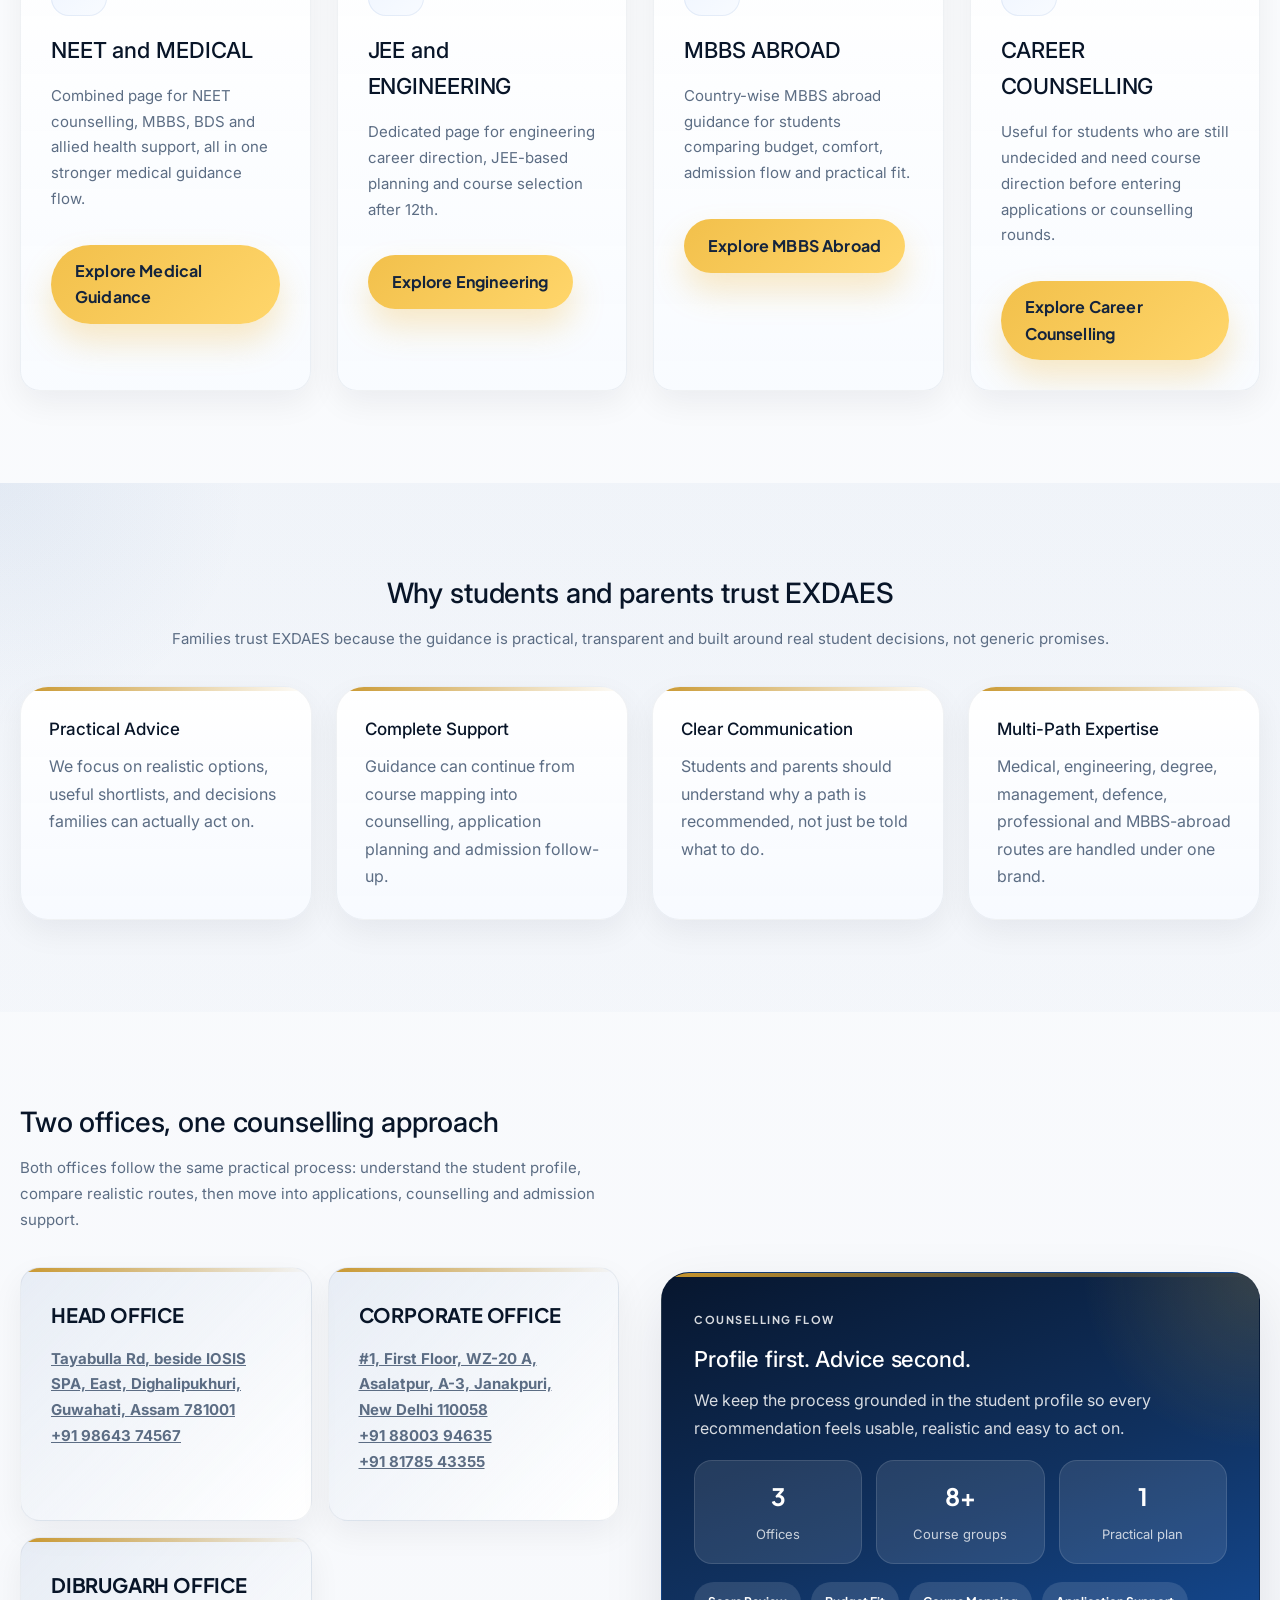
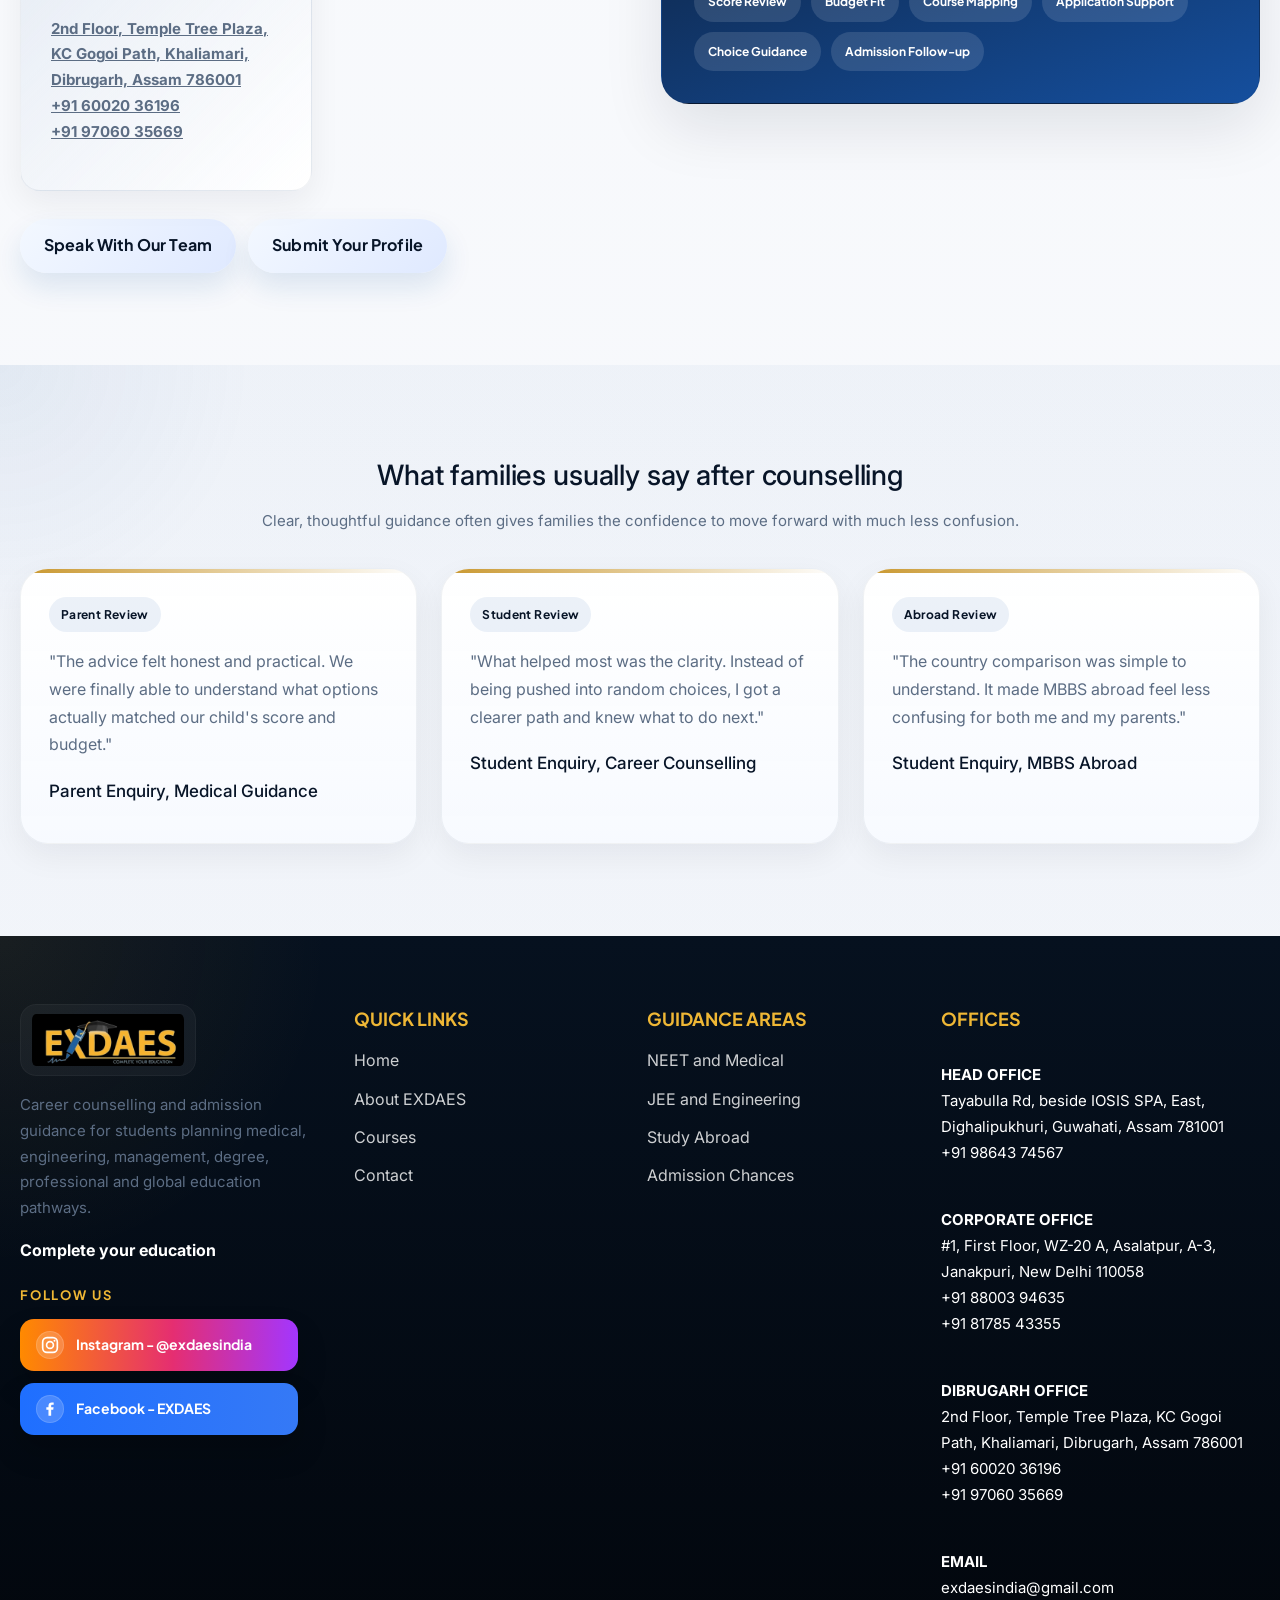
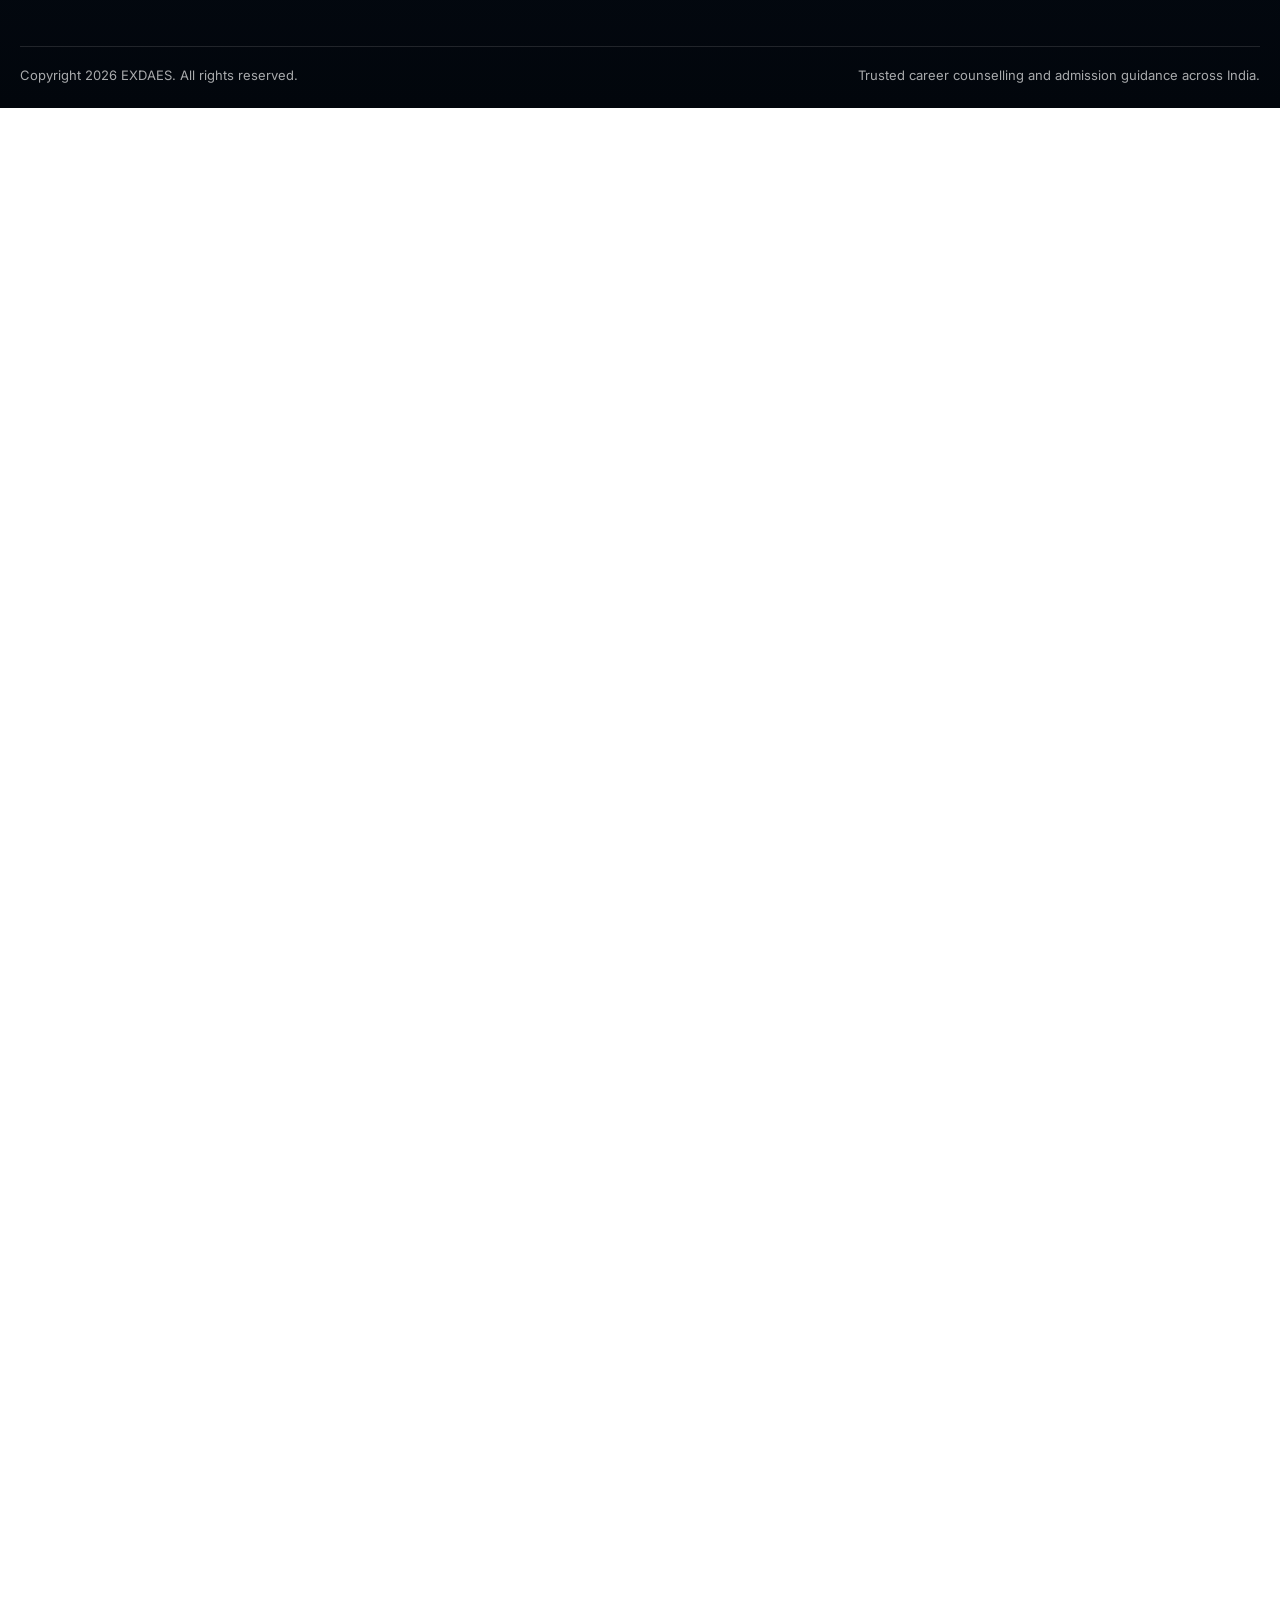
<file: resources/index.html>
﻿<!doctype html>
<html lang="en">
<head>
  <meta charset="utf-8">
  <meta http-equiv="refresh" content="0; url=../index.html">
  <meta name="viewport" content="width=device-width, initial-scale=1">
  <title>Redirecting | EXDAES</title>
  <link rel="canonical" href="../index.html">
</head>
<body>
  <p>Redirecting to <a href="../index.html">EXDAES home</a>...</p>
</body>
</html>
</file>
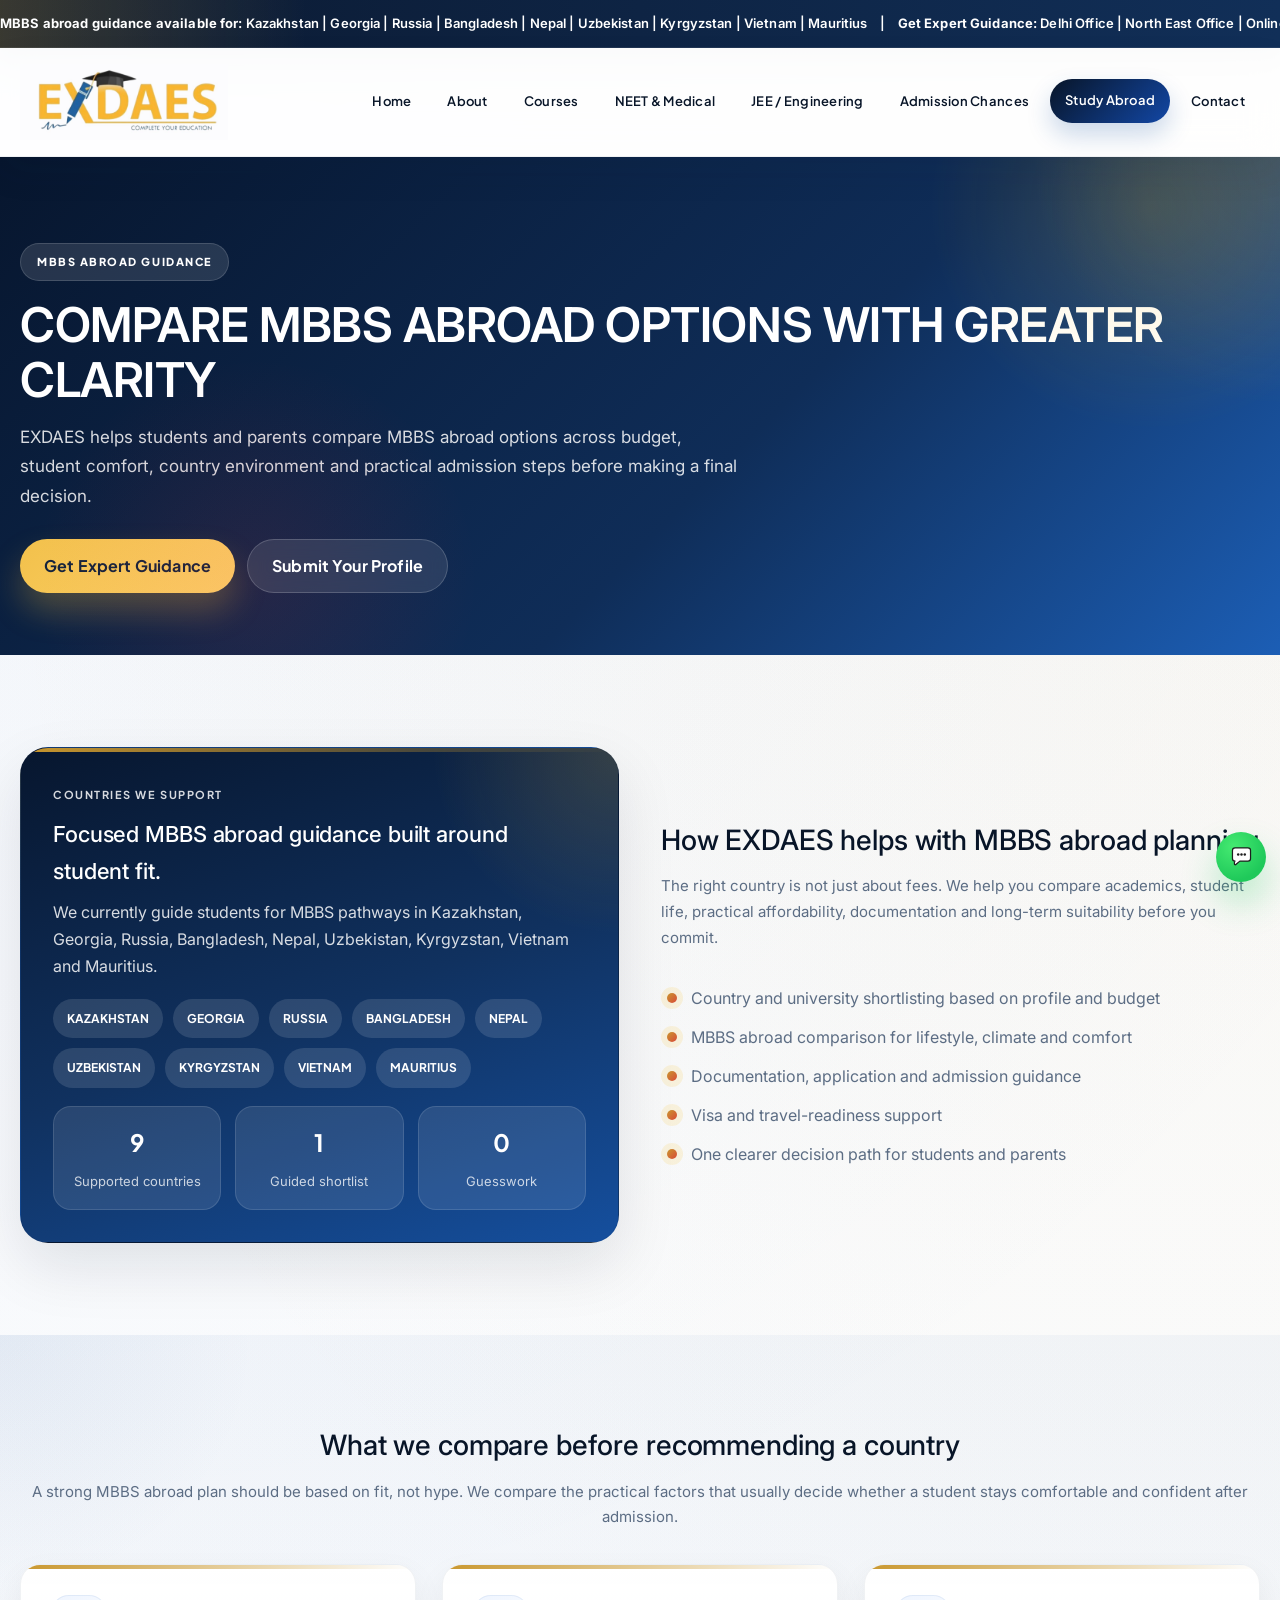
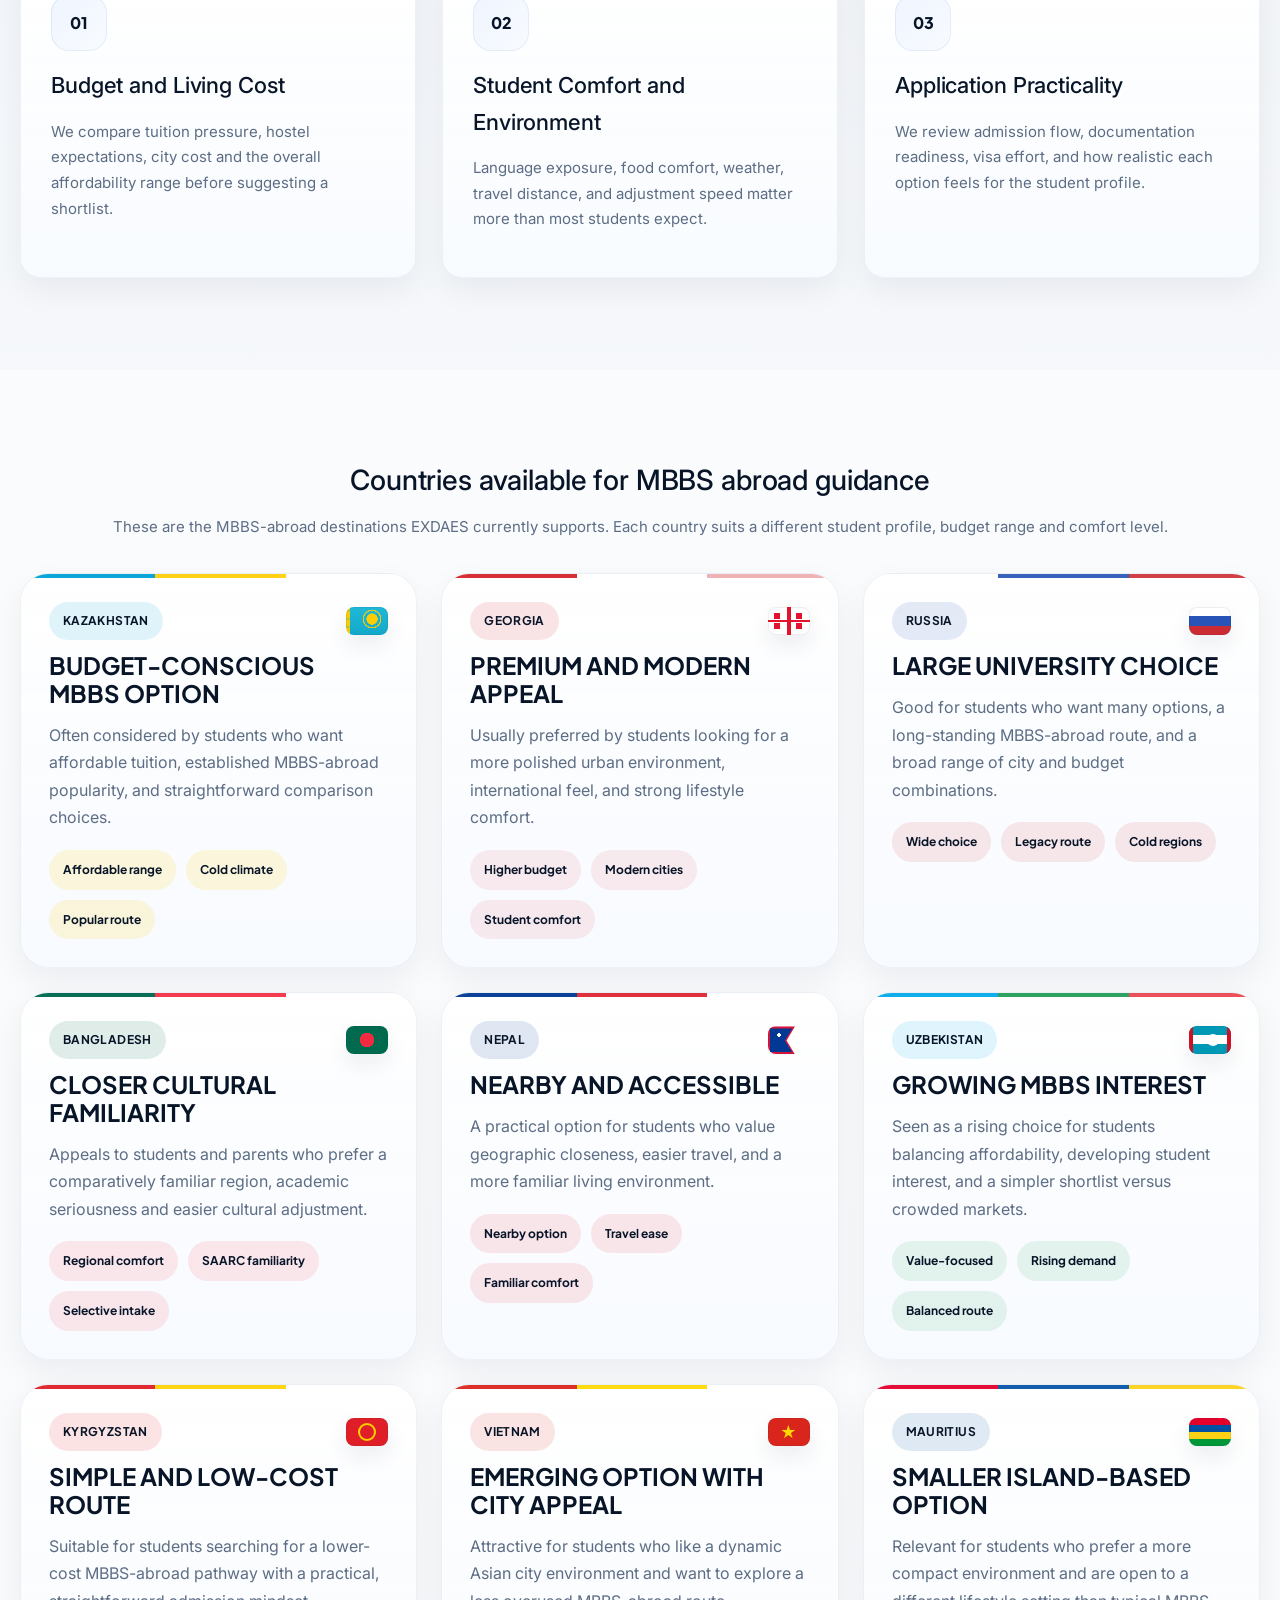
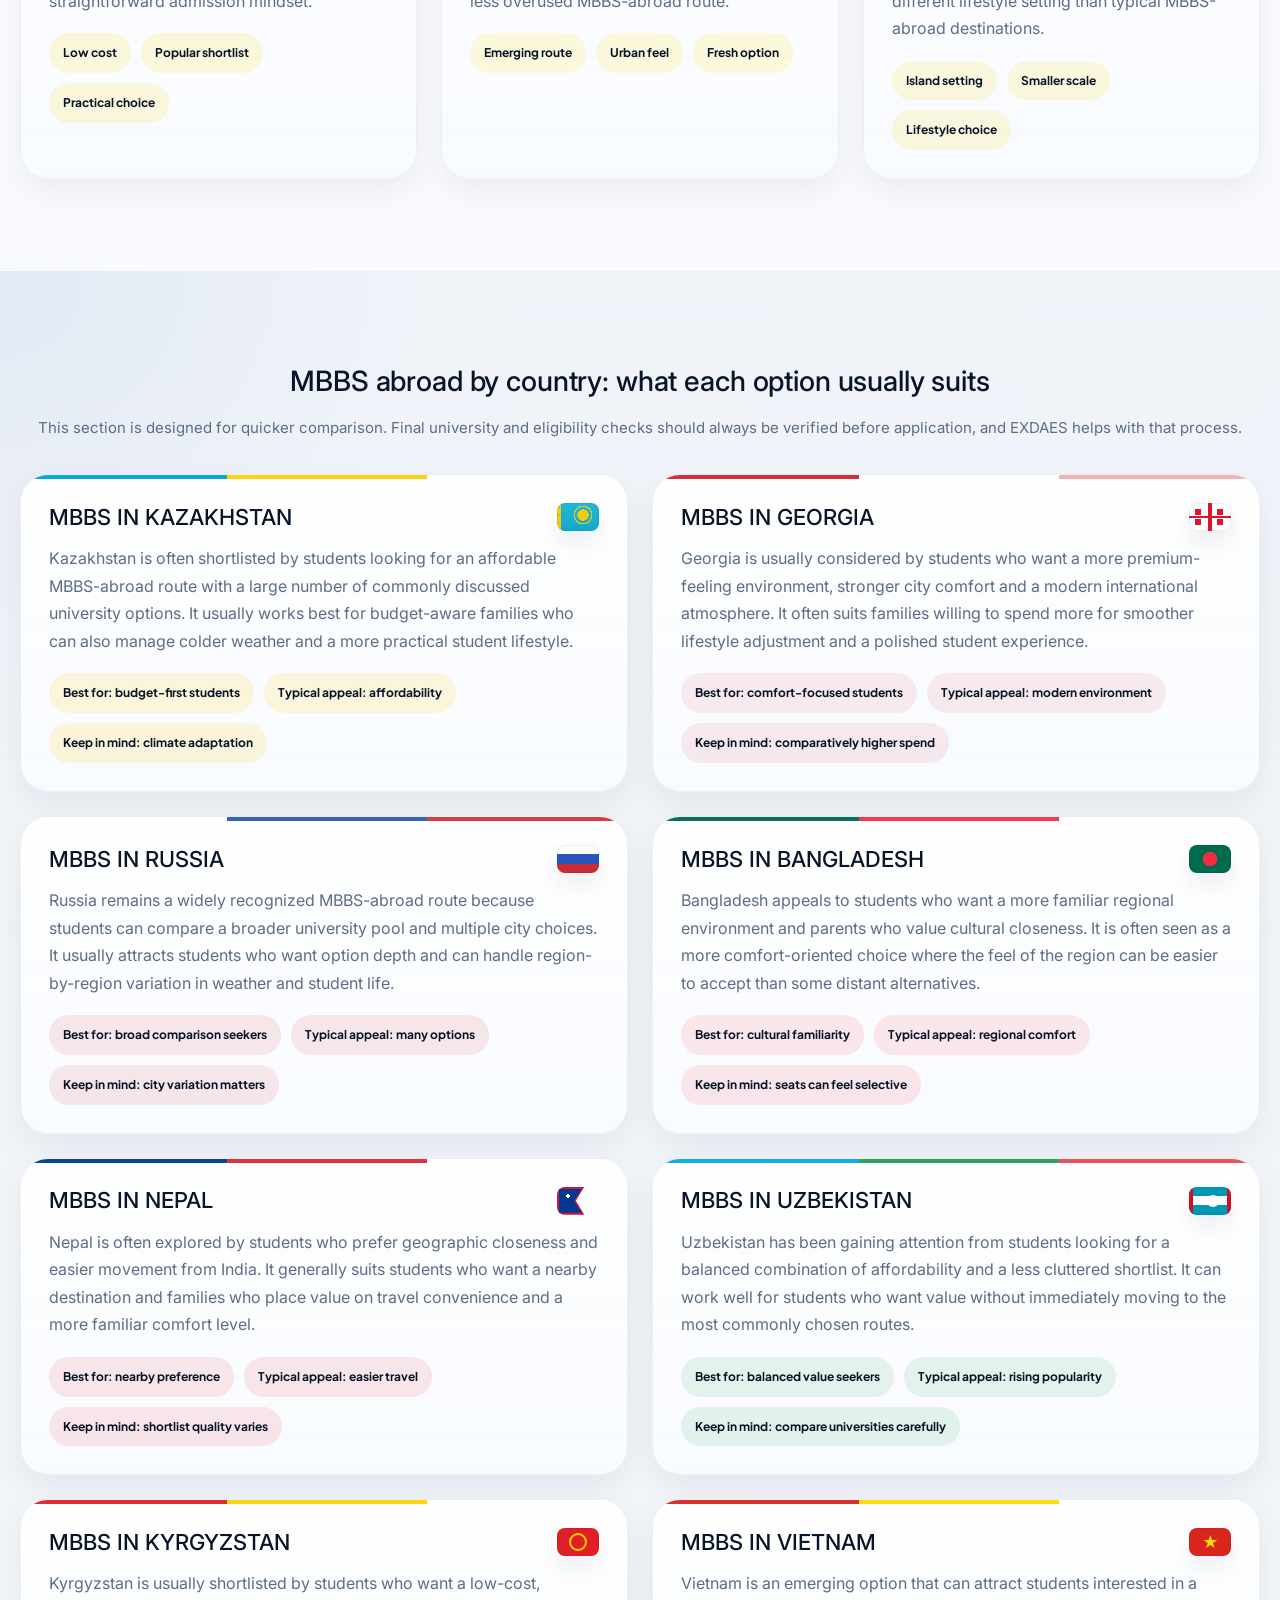
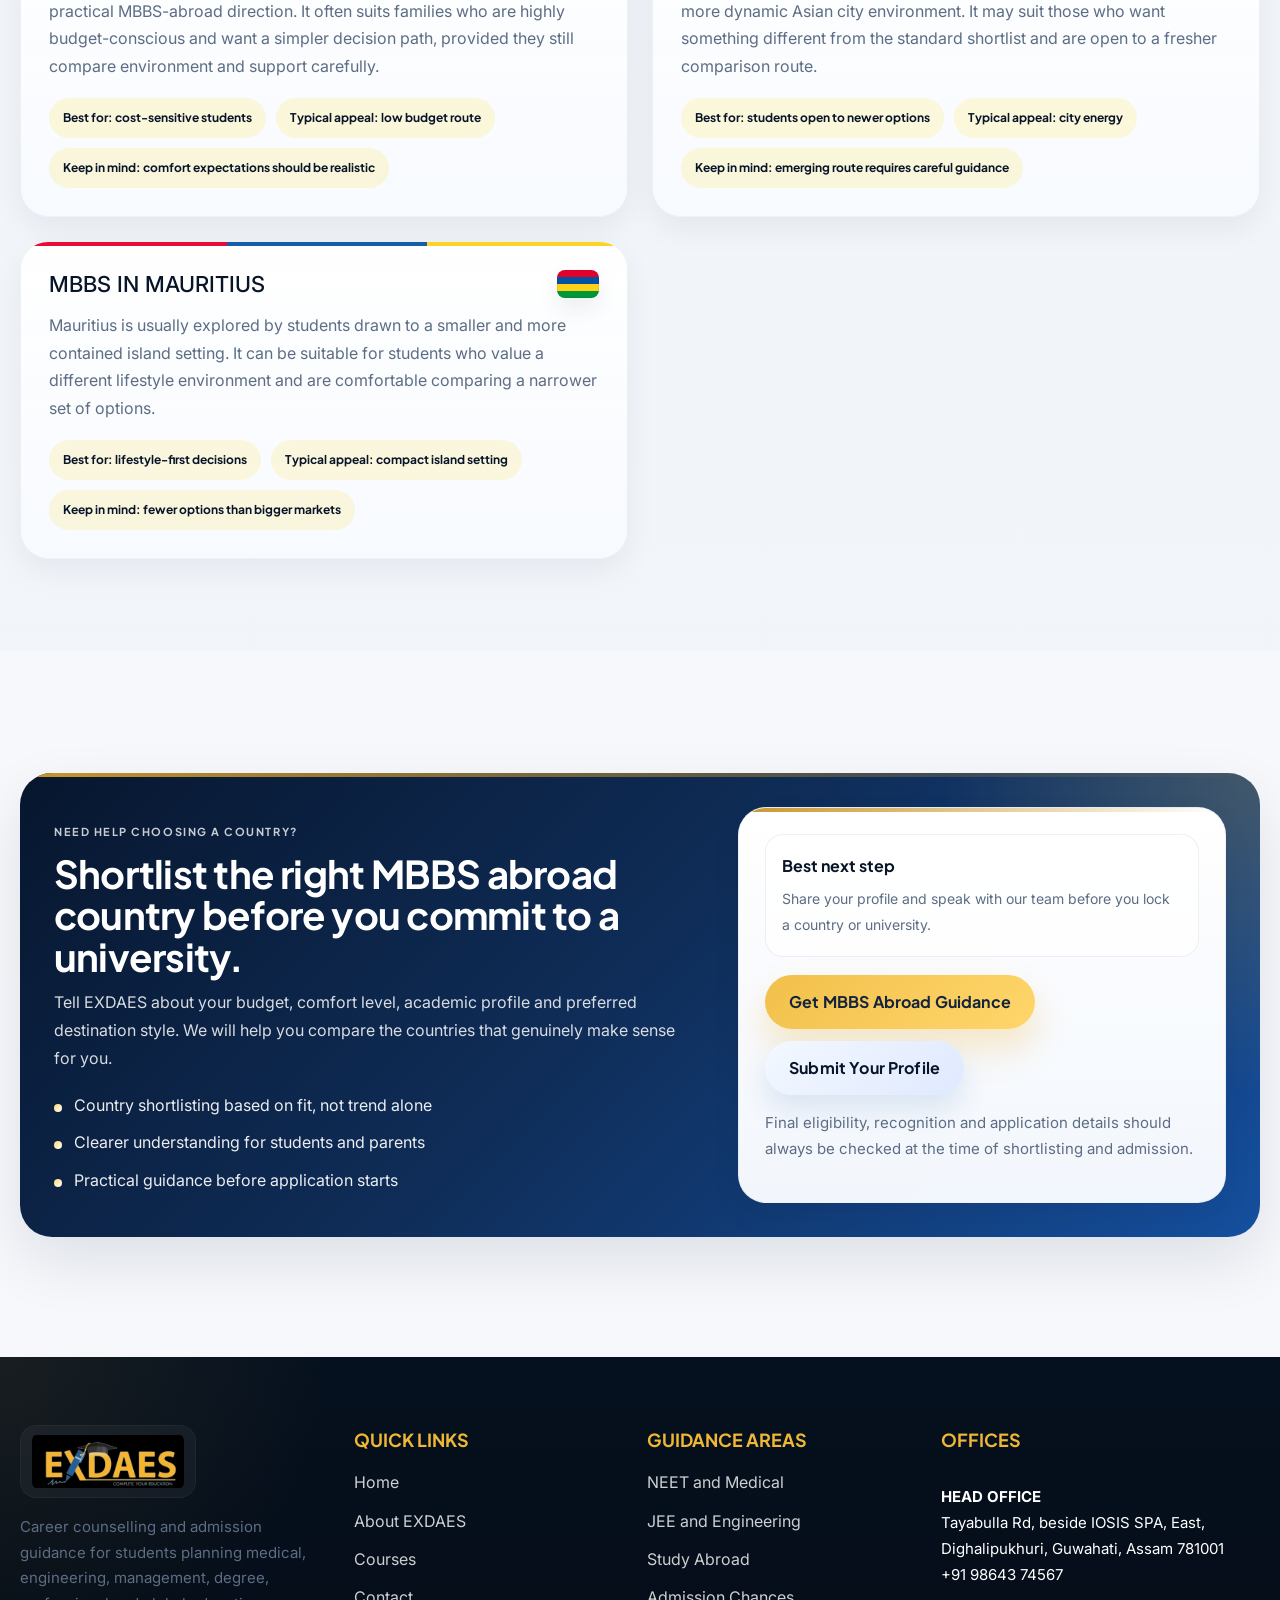
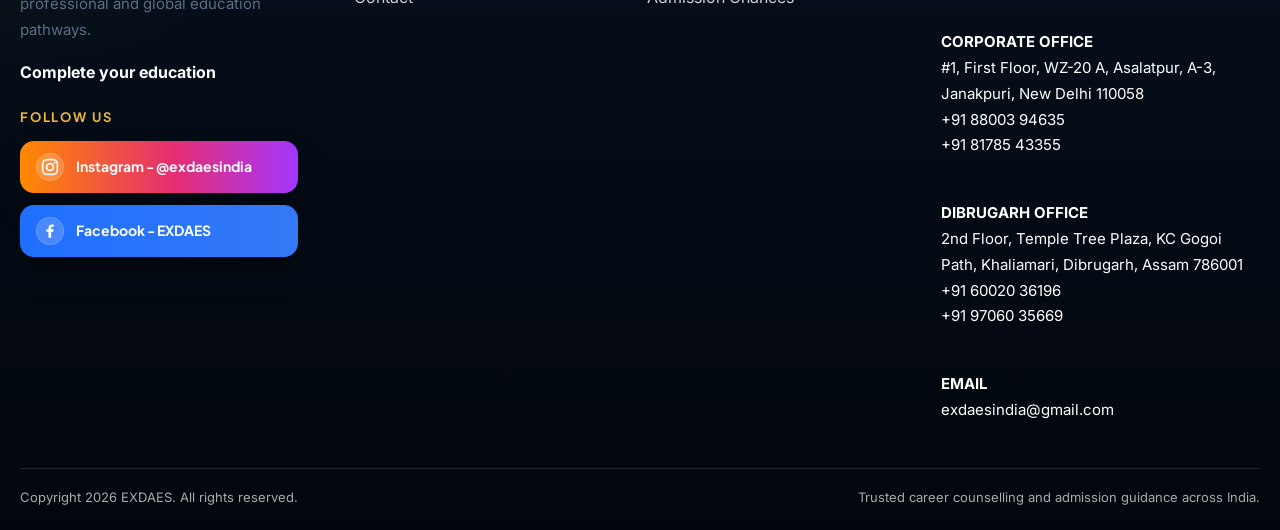
<file: study-abroad/index.html>
﻿<!doctype html>
<html lang="en">
<head>
  <script async src="https://www.googletagmanager.com/gtag/js?id=G-2EB9FW8J4J"></script>
  <script>
    window.dataLayer = window.dataLayer || [];
    function gtag(){dataLayer.push(arguments);}
    gtag('js', new Date());

    gtag('config', 'G-2EB9FW8J4J');
  </script>
  <meta charset="utf-8">
  <meta name="viewport" content="width=device-width, initial-scale=1">
  <title>MBBS Abroad Guidance by Country | EXDAES</title>
  <meta name="description" content="Explore MBBS abroad guidance from EXDAES across Kazakhstan, Georgia, Russia, Bangladesh, Nepal, Uzbekistan, Kyrgyzstan, Vietnam and Mauritius.">
  <meta name="theme-color" content="#0b2343">
  <meta property="og:site_name" content="EXDAES">
  <meta property="og:type" content="website">
  <meta property="og:title" content="MBBS Abroad Guidance by Country | EXDAES">
  <meta property="og:description" content="Compare MBBS abroad options, countries, budgets, and admission planning with EXDAES guidance.">
  <meta property="og:image" content="../assets/images/exdaes-logo-black.jpeg">
  <meta name="twitter:card" content="summary_large_image">
  <link rel="stylesheet" href="../assets/css/style.css">
</head>
<body>
  <div class="admission-strip"><div class="container"><span><strong>MBBS abroad guidance available for:</strong> Kazakhstan | Georgia | Russia | Bangladesh | Nepal | Uzbekistan | Kyrgyzstan | Vietnam | Mauritius &nbsp;&nbsp; | &nbsp;&nbsp; <strong>Get Expert Guidance:</strong> Delhi Office | North East Office | Online Counselling &nbsp;&nbsp; | &nbsp;&nbsp; <strong>MBBS abroad guidance available for:</strong> Kazakhstan | Georgia | Russia | Bangladesh | Nepal | Uzbekistan | Kyrgyzstan | Vietnam | Mauritius &nbsp;&nbsp; | &nbsp;&nbsp; <strong>Get Expert Guidance:</strong> Delhi Office | North East Office | Online Counselling</span></div></div>
  <header class="site-header"><nav class="container nav"><a class="brand" href="../index.html"><img src="../assets/images/exdaes-logo-white.jpeg" alt="EXDAES logo"></a><button class="nav-toggle" type="button" aria-label="Open menu"><span></span></button><div class="nav-links"><a href="../index.html">Home</a><a href="../about/index.html">About</a><a href="../courses/index.html">Courses</a><a href="../neet-counselling/index.html">NEET & Medical</a><a href="../mbbs-bds-admission/index.html">JEE / Engineering</a><a href="../college-predictor/index.html">Admission Chances</a><a class="active" href="../study-abroad/index.html">Study Abroad</a><a href="../contact/index.html">Contact</a></div></nav></header>
  <main>
    <section class="page-hero">
      <div class="container">
        <span class="eyebrow">MBBS Abroad Guidance</span>
        <h1>COMPARE MBBS ABROAD OPTIONS WITH GREATER CLARITY</h1>
        <p>EXDAES helps students and parents compare MBBS abroad options across budget, student comfort, country environment and practical admission steps before making a final decision.</p>
        <div class="cta-row"><a class="btn btn-primary" href="../contact/index.html">Get Expert Guidance</a><a class="btn btn-light" href="../college-predictor/index.html">Submit Your Profile</a></div>
      </div>
    </section>

    <section class="section">
      <div class="container split-panel">
        <div class="visual-panel dark">
          <span class="micro-label">Countries We Support</span>
          <h3>Focused MBBS abroad guidance built around student fit.</h3>
          <p>We currently guide students for MBBS pathways in Kazakhstan, Georgia, Russia, Bangladesh, Nepal, Uzbekistan, Kyrgyzstan, Vietnam and Mauritius.</p>
          <div class="tag-cloud"><span>KAZAKHSTAN</span><span>GEORGIA</span><span>RUSSIA</span><span>BANGLADESH</span><span>NEPAL</span><span>UZBEKISTAN</span><span>KYRGYZSTAN</span><span>VIETNAM</span><span>MAURITIUS</span></div>
          <div class="metric-row" style="margin-top:18px;"><div class="metric-chip"><strong>9</strong><span>Supported countries</span></div><div class="metric-chip"><strong>1</strong><span>Guided shortlist</span></div><div class="metric-chip"><strong>0</strong><span>Guesswork</span></div></div>
        </div>
        <div>
          <div class="section-title"><h2>How EXDAES helps with MBBS abroad planning</h2><p>The right country is not just about fees. We help you compare academics, student life, practical affordability, documentation and long-term suitability before you commit.</p></div>
          <ul class="check-list">
            <li>Country and university shortlisting based on profile and budget</li>
            <li>MBBS abroad comparison for lifestyle, climate and comfort</li>
            <li>Documentation, application and admission guidance</li>
            <li>Visa and travel-readiness support</li>
            <li>One clearer decision path for students and parents</li>
          </ul>
        </div>
      </div>
    </section>

    <section class="section alt">
      <div class="container">
        <div class="section-title center"><h2>What we compare before recommending a country</h2><p>A strong MBBS abroad plan should be based on fit, not hype. We compare the practical factors that usually decide whether a student stays comfortable and confident after admission.</p></div>
        <div class="grid-3">
          <article class="service-card"><div class="icon-badge">01</div><h3>Budget and Living Cost</h3><p>We compare tuition pressure, hostel expectations, city cost and the overall affordability range before suggesting a shortlist.</p></article>
          <article class="service-card"><div class="icon-badge">02</div><h3>Student Comfort and Environment</h3><p>Language exposure, food comfort, weather, travel distance, and adjustment speed matter more than most students expect.</p></article>
          <article class="service-card"><div class="icon-badge">03</div><h3>Application Practicality</h3><p>We review admission flow, documentation readiness, visa effort, and how realistic each option feels for the student profile.</p></article>
        </div>
      </div>
    </section>

    <section class="section">
      <div class="container">
        <div class="section-title center"><h2>Countries available for MBBS abroad guidance</h2><p>These are the MBBS-abroad destinations EXDAES currently supports. Each country suits a different student profile, budget range and comfort level.</p></div>
        <div class="abroad-country-grid">
          <article class="abroad-country-card country-theme country-theme--kazakhstan"><div class="abroad-country-top"><div class="country-topline"><span class="country-pill">KAZAKHSTAN</span><span class="country-flag flag-kazakhstan" aria-hidden="true"></span></div><strong>BUDGET-CONSCIOUS MBBS OPTION</strong></div><p>Often considered by students who want affordable tuition, established MBBS-abroad popularity, and straightforward comparison choices.</p><div class="country-meta"><span>Affordable range</span><span>Cold climate</span><span>Popular route</span></div></article>
          <article class="abroad-country-card country-theme country-theme--georgia"><div class="abroad-country-top"><div class="country-topline"><span class="country-pill">GEORGIA</span><span class="country-flag flag-georgia" aria-hidden="true"></span></div><strong>PREMIUM AND MODERN APPEAL</strong></div><p>Usually preferred by students looking for a more polished urban environment, international feel, and strong lifestyle comfort.</p><div class="country-meta"><span>Higher budget</span><span>Modern cities</span><span>Student comfort</span></div></article>
          <article class="abroad-country-card country-theme country-theme--russia"><div class="abroad-country-top"><div class="country-topline"><span class="country-pill">RUSSIA</span><span class="country-flag flag-russia" aria-hidden="true"></span></div><strong>LARGE UNIVERSITY CHOICE</strong></div><p>Good for students who want many options, a long-standing MBBS-abroad route, and a broad range of city and budget combinations.</p><div class="country-meta"><span>Wide choice</span><span>Legacy route</span><span>Cold regions</span></div></article>
          <article class="abroad-country-card country-theme country-theme--bangladesh"><div class="abroad-country-top"><div class="country-topline"><span class="country-pill">BANGLADESH</span><span class="country-flag flag-bangladesh" aria-hidden="true"></span></div><strong>CLOSER CULTURAL FAMILIARITY</strong></div><p>Appeals to students and parents who prefer a comparatively familiar region, academic seriousness and easier cultural adjustment.</p><div class="country-meta"><span>Regional comfort</span><span>SAARC familiarity</span><span>Selective intake</span></div></article>
          <article class="abroad-country-card country-theme country-theme--nepal"><div class="abroad-country-top"><div class="country-topline"><span class="country-pill">NEPAL</span><span class="country-flag flag-nepal" aria-hidden="true"></span></div><strong>NEARBY AND ACCESSIBLE</strong></div><p>A practical option for students who value geographic closeness, easier travel, and a more familiar living environment.</p><div class="country-meta"><span>Nearby option</span><span>Travel ease</span><span>Familiar comfort</span></div></article>
          <article class="abroad-country-card country-theme country-theme--uzbekistan"><div class="abroad-country-top"><div class="country-topline"><span class="country-pill">UZBEKISTAN</span><span class="country-flag flag-uzbekistan" aria-hidden="true"></span></div><strong>GROWING MBBS INTEREST</strong></div><p>Seen as a rising choice for students balancing affordability, developing student interest, and a simpler shortlist versus crowded markets.</p><div class="country-meta"><span>Value-focused</span><span>Rising demand</span><span>Balanced route</span></div></article>
          <article class="abroad-country-card country-theme country-theme--kyrgyzstan"><div class="abroad-country-top"><div class="country-topline"><span class="country-pill">KYRGYZSTAN</span><span class="country-flag flag-kyrgyzstan" aria-hidden="true"></span></div><strong>SIMPLE AND LOW-COST ROUTE</strong></div><p>Suitable for students searching for a lower-cost MBBS-abroad pathway with a practical, straightforward admission mindset.</p><div class="country-meta"><span>Low cost</span><span>Popular shortlist</span><span>Practical choice</span></div></article>
          <article class="abroad-country-card country-theme country-theme--vietnam"><div class="abroad-country-top"><div class="country-topline"><span class="country-pill">VIETNAM</span><span class="country-flag flag-vietnam" aria-hidden="true"></span></div><strong>EMERGING OPTION WITH CITY APPEAL</strong></div><p>Attractive for students who like a dynamic Asian city environment and want to explore a less overused MBBS-abroad route.</p><div class="country-meta"><span>Emerging route</span><span>Urban feel</span><span>Fresh option</span></div></article>
          <article class="abroad-country-card country-theme country-theme--mauritius"><div class="abroad-country-top"><div class="country-topline"><span class="country-pill">MAURITIUS</span><span class="country-flag flag-mauritius" aria-hidden="true"></span></div><strong>SMALLER ISLAND-BASED OPTION</strong></div><p>Relevant for students who prefer a more compact environment and are open to a different lifestyle setting than typical MBBS-abroad destinations.</p><div class="country-meta"><span>Island setting</span><span>Smaller scale</span><span>Lifestyle choice</span></div></article>
        </div>
      </div>
    </section>

    <section class="section alt">
      <div class="container">
        <div class="section-title center"><h2>MBBS abroad by country: what each option usually suits</h2><p>This section is designed for quicker comparison. Final university and eligibility checks should always be verified before application, and EXDAES helps with that process.</p></div>
        <div class="country-detail-grid">
          <article class="country-detail-card country-theme country-theme--kazakhstan"><div class="country-detail-head"><h3>MBBS IN KAZAKHSTAN</h3><span class="country-flag flag-kazakhstan country-flag-detail" aria-hidden="true"></span></div><p>Kazakhstan is often shortlisted by students looking for an affordable MBBS-abroad route with a large number of commonly discussed university options. It usually works best for budget-aware families who can also manage colder weather and a more practical student lifestyle.</p><div class="country-facts"><span>Best for: budget-first students</span><span>Typical appeal: affordability</span><span>Keep in mind: climate adaptation</span></div></article>
          <article class="country-detail-card country-theme country-theme--georgia"><div class="country-detail-head"><h3>MBBS IN GEORGIA</h3><span class="country-flag flag-georgia country-flag-detail" aria-hidden="true"></span></div><p>Georgia is usually considered by students who want a more premium-feeling environment, stronger city comfort and a modern international atmosphere. It often suits families willing to spend more for smoother lifestyle adjustment and a polished student experience.</p><div class="country-facts"><span>Best for: comfort-focused students</span><span>Typical appeal: modern environment</span><span>Keep in mind: comparatively higher spend</span></div></article>
          <article class="country-detail-card country-theme country-theme--russia"><div class="country-detail-head"><h3>MBBS IN RUSSIA</h3><span class="country-flag flag-russia country-flag-detail" aria-hidden="true"></span></div><p>Russia remains a widely recognized MBBS-abroad route because students can compare a broader university pool and multiple city choices. It usually attracts students who want option depth and can handle region-by-region variation in weather and student life.</p><div class="country-facts"><span>Best for: broad comparison seekers</span><span>Typical appeal: many options</span><span>Keep in mind: city variation matters</span></div></article>
          <article class="country-detail-card country-theme country-theme--bangladesh"><div class="country-detail-head"><h3>MBBS IN BANGLADESH</h3><span class="country-flag flag-bangladesh country-flag-detail" aria-hidden="true"></span></div><p>Bangladesh appeals to students who want a more familiar regional environment and parents who value cultural closeness. It is often seen as a more comfort-oriented choice where the feel of the region can be easier to accept than some distant alternatives.</p><div class="country-facts"><span>Best for: cultural familiarity</span><span>Typical appeal: regional comfort</span><span>Keep in mind: seats can feel selective</span></div></article>
          <article class="country-detail-card country-theme country-theme--nepal"><div class="country-detail-head"><h3>MBBS IN NEPAL</h3><span class="country-flag flag-nepal country-flag-detail" aria-hidden="true"></span></div><p>Nepal is often explored by students who prefer geographic closeness and easier movement from India. It generally suits students who want a nearby destination and families who place value on travel convenience and a more familiar comfort level.</p><div class="country-facts"><span>Best for: nearby preference</span><span>Typical appeal: easier travel</span><span>Keep in mind: shortlist quality varies</span></div></article>
          <article class="country-detail-card country-theme country-theme--uzbekistan"><div class="country-detail-head"><h3>MBBS IN UZBEKISTAN</h3><span class="country-flag flag-uzbekistan country-flag-detail" aria-hidden="true"></span></div><p>Uzbekistan has been gaining attention from students looking for a balanced combination of affordability and a less cluttered shortlist. It can work well for students who want value without immediately moving to the most commonly chosen routes.</p><div class="country-facts"><span>Best for: balanced value seekers</span><span>Typical appeal: rising popularity</span><span>Keep in mind: compare universities carefully</span></div></article>
          <article class="country-detail-card country-theme country-theme--kyrgyzstan"><div class="country-detail-head"><h3>MBBS IN KYRGYZSTAN</h3><span class="country-flag flag-kyrgyzstan country-flag-detail" aria-hidden="true"></span></div><p>Kyrgyzstan is usually shortlisted by students who want a low-cost, practical MBBS-abroad direction. It often suits families who are highly budget-conscious and want a simpler decision path, provided they still compare environment and support carefully.</p><div class="country-facts"><span>Best for: cost-sensitive students</span><span>Typical appeal: low budget route</span><span>Keep in mind: comfort expectations should be realistic</span></div></article>
          <article class="country-detail-card country-theme country-theme--vietnam"><div class="country-detail-head"><h3>MBBS IN VIETNAM</h3><span class="country-flag flag-vietnam country-flag-detail" aria-hidden="true"></span></div><p>Vietnam is an emerging option that can attract students interested in a more dynamic Asian city environment. It may suit those who want something different from the standard shortlist and are open to a fresher comparison route.</p><div class="country-facts"><span>Best for: students open to newer options</span><span>Typical appeal: city energy</span><span>Keep in mind: emerging route requires careful guidance</span></div></article>
          <article class="country-detail-card country-theme country-theme--mauritius"><div class="country-detail-head"><h3>MBBS IN MAURITIUS</h3><span class="country-flag flag-mauritius country-flag-detail" aria-hidden="true"></span></div><p>Mauritius is usually explored by students drawn to a smaller and more contained island setting. It can be suitable for students who value a different lifestyle environment and are comfortable comparing a narrower set of options.</p><div class="country-facts"><span>Best for: lifestyle-first decisions</span><span>Typical appeal: compact island setting</span><span>Keep in mind: fewer options than bigger markets</span></div></article>
        </div>
      </div>
    </section>

    <section class="section">
      <div class="container">
        <div class="course-lead-box abroad-cta-box">
          <div class="course-lead-copy">
            <span class="micro-label">Need Help Choosing A Country?</span>
            <h2>Shortlist the right MBBS abroad country before you commit to a university.</h2>
            <p>Tell EXDAES about your budget, comfort level, academic profile and preferred destination style. We will help you compare the countries that genuinely make sense for you.</p>
            <ul class="course-lead-points">
              <li>Country shortlisting based on fit, not trend alone</li>
              <li>Clearer understanding for students and parents</li>
              <li>Practical guidance before application starts</li>
            </ul>
          </div>
          <div class="abroad-cta-panel">
            <div class="mini-tile"><strong>Best next step</strong><span>Share your profile and speak with our team before you lock a country or university.</span></div>
            <div class="cta-row"><a class="btn btn-primary" href="../contact/index.html">Get MBBS Abroad Guidance</a><a class="btn btn-secondary" href="../college-predictor/index.html">Submit Your Profile</a></div>
            <p class="form-note">Final eligibility, recognition and application details should always be checked at the time of shortlisting and admission.</p>
          </div>
        </div>
      </div>
    </section>
  </main>
  <footer class="site-footer">
    <div class="container footer-grid">
      <div>
        <img class="footer-logo" src="../assets/images/exdaes-logo-black.jpeg" alt="EXDAES logo">
        <p class="footer-kicker">Career counselling and admission guidance for students planning medical, engineering, management, degree, professional and global education pathways.</p>
        <p class="footer-label">Complete your education</p>
        <div class="footer-social">
          <p class="footer-social-title">Follow Us</p>
          <a class="social-pill social-pill-instagram" href="https://www.instagram.com/exdaesindia/" target="_blank" rel="noopener"><span class="social-icon" aria-hidden="true"><svg viewBox="0 0 24 24" fill="none"><rect x="3.2" y="3.2" width="17.6" height="17.6" rx="5.2" stroke="currentColor" stroke-width="2"></rect><circle cx="12" cy="12" r="4.1" stroke="currentColor" stroke-width="2"></circle><circle cx="17.4" cy="6.8" r="1.2" fill="currentColor"></circle></svg></span><span>Instagram - @exdaesindia</span></a>
          <a class="social-pill social-pill-facebook" href="https://www.facebook.com/GuwahatiEducation" target="_blank" rel="noopener"><span class="social-icon" aria-hidden="true"><svg viewBox="0 0 24 24" fill="none"><path d="M13.4 20V12.8H15.9L16.3 10H13.4V8.2C13.4 7.39 13.67 6.84 14.83 6.84H16.4V4.3C15.63 4.18 14.86 4.12 14.08 4.12C11.76 4.12 10.16 5.54 10.16 8.16V10H7.6V12.8H10.16V20H13.4Z" fill="currentColor"></path></svg></span><span>Facebook - EXDAES</span></a>
        </div>
      </div>
      <div>
        <h3>QUICK LINKS</h3>
        <div class="footer-links"><a href="../index.html">Home</a><a href="../about/index.html">About EXDAES</a><a href="../courses/index.html">Courses</a><a href="../contact/index.html">Contact</a></div>
      </div>
      <div>
        <h3>GUIDANCE AREAS</h3>
        <div class="footer-links"><a href="../neet-counselling/index.html">NEET and Medical</a><a href="../mbbs-bds-admission/index.html">JEE and Engineering</a><a href="../study-abroad/index.html">Study Abroad</a><a href="../college-predictor/index.html">Admission Chances</a></div>
      </div>
      <div>
        <h3>OFFICES</h3>
        <div class="center-list">
          <p><strong>HEAD OFFICE</strong><br><a href="https://www.google.com/maps/place/EXDAES/@26.1866912,91.7498174,17z" target="_blank" rel="noopener">Tayabulla Rd, beside IOSIS SPA, East, Dighalipukhuri, Guwahati, Assam 781001</a><br><a href="tel:+919864374567">+91 98643 74567</a></p>
          <p><strong>CORPORATE OFFICE</strong><br><a href="https://www.google.com/maps/place/EXDAES/@28.6214519,77.0755666,17z" target="_blank" rel="noopener">#1, First Floor, WZ-20 A, Asalatpur, A-3, Janakpuri, New Delhi 110058</a><br><a href="tel:+918800394635">+91 88003 94635</a><br><a href="tel:+918178543355">+91 81785 43355</a></p>
          <p><strong>DIBRUGARH OFFICE</strong><br><a href="https://www.google.com/maps/search/2nd+Floor,+Temple+Tree+Plaza,+KC+Gogoi+Path,+Khaliamari,+Dibrugarh,+Assam+786001" target="_blank" rel="noopener">2nd Floor, Temple Tree Plaza, KC Gogoi Path, Khaliamari, Dibrugarh, Assam 786001</a><br><a href="tel:+916002036196">+91 60020 36196</a><br><a href="tel:+919706035669">+91 97060 35669</a></p>
          <p><strong>EMAIL</strong><br><a href="mailto:exdaesindia@gmail.com">exdaesindia@gmail.com</a></p>
        </div>
      </div>
    </div>
    <div class="container copyright"><span>Copyright 2026 EXDAES. All rights reserved.</span><span>Trusted career counselling and admission guidance across India.</span></div>
  </footer>
  <a class="whatsapp-float" href="https://wa.me/919864374567?text=Hi%2C%20I%20want%20study%20abroad%20guidance%20from%20EXDAES." target="_blank" rel="noopener" aria-label="Chat on WhatsApp"></a>
  <script src="../assets/js/main.js"></script>
</body>
</html>
</file>
<file: assets/css/style.css>
@import url("https://fonts.googleapis.com/css2?family=Inter:wght@300;400;500;600;700&family=Plus+Jakarta+Sans:ital,wght@0,400;0,500;0,600;0,700;0,800;1,400;1,500&display=swap");

:root {
  --bg: #f5f7fb;
  --surface: #ffffff;
  --surface-alt: #eef2f8;
  --surface-soft: #fbfcfe;
  --text: #0e1a2b;
  --muted: #5c6d84;
  --line: #dfe6f0;
  --primary: #1247a5;
  --primary-dark: #081528;
  --primary-soft: #e8f0ff;
  --accent: #c9972e;
  --accent-deep: #a67c1f;
  --accent-light: #f7efd9;
  --danger: #d94a38;
  --danger-deep: #a8161c;
  --success: #1a9d57;
  --footer: #060d18;
  --shadow: 0 24px 60px rgba(8, 21, 40, 0.1);
  --shadow-soft: 0 12px 32px rgba(8, 21, 40, 0.06);
  --shadow-card: 0 1px 2px rgba(8, 21, 40, 0.04), 0 8px 24px rgba(8, 21, 40, 0.06);
  --radius: 20px;
  --radius-sm: 12px;
  --radius-lg: 28px;
  --font-body: "Inter", system-ui, -apple-system, "Segoe UI", sans-serif;
  --font-display: "Inter", system-ui, sans-serif;
}

* {
  box-sizing: border-box;
}

html {
  scroll-behavior: smooth;
}

body {
  margin: 0;
  font-family: var(--font-body);
  font-size: 16px;
  line-height: 1.65;
  color: var(--text);
  -webkit-font-smoothing: antialiased;
  -moz-osx-font-smoothing: grayscale;
  text-rendering: optimizeLegibility;
  background:
    radial-gradient(circle at top left, rgba(18, 71, 165, 0.05), transparent 24%),
    radial-gradient(circle at 100% 8%, rgba(201, 151, 46, 0.05), transparent 20%),
    linear-gradient(180deg, #fcfdfe 0%, var(--bg) 100%);
}

img {
  max-width: 100%;
  display: block;
}

a {
  color: inherit;
}

.container {
  width: min(1240px, calc(100% - 36px));
  margin: 0 auto;
}

.admission-strip {
  background:
    linear-gradient(90deg, rgba(239, 183, 53, 0.2), transparent 24%),
    linear-gradient(90deg, #0b1930, #112f58);
  color: #fff;
  font-size: 13px;
  font-weight: 600;
  letter-spacing: 0.01em;
  overflow: hidden;
  border-bottom: 1px solid rgba(255, 255, 255, 0.08);
  box-shadow: 0 12px 24px rgba(6, 17, 36, 0.18);
}

.admission-strip .container {
  display: flex;
  width: max-content;
  min-width: 100%;
  padding: 13px 0;
  white-space: nowrap;
  animation: ticker 48s linear infinite;
}

@keyframes ticker {
  from { transform: translateX(0); }
  to { transform: translateX(-50%); }
}

.site-header {
  position: sticky;
  top: 0;
  z-index: 20;
  background: rgba(255, 255, 255, 0.88);
  backdrop-filter: blur(18px);
  border-bottom: 1px solid rgba(11, 35, 67, 0.06);
  box-shadow: 0 16px 34px rgba(9, 27, 54, 0.07);
}

.nav {
  display: flex;
  align-items: center;
  justify-content: space-between;
  gap: 24px;
  padding: 16px 0;
}

.brand {
  flex-shrink: 0;
}

.brand img {
  width: 208px;
  height: auto;
}

.nav-links {
  display: flex;
  align-items: center;
  gap: 6px;
}

.nav-links a {
  text-decoration: none;
  color: var(--primary-dark);
  font-family: "Plus Jakarta Sans", sans-serif;
  font-size: 13px;
  font-weight: 600;
  letter-spacing: 0.02em;
  padding: 11px 15px;
  border-radius: 999px;
  transition: color 0.22s ease, background 0.22s ease, transform 0.22s ease, box-shadow 0.22s ease;
}

.nav-links a:hover,
.nav-links a.active {
  color: #fff;
  background: linear-gradient(135deg, var(--primary-dark), var(--primary));
  box-shadow: 0 12px 24px rgba(20, 79, 159, 0.22);
  transform: translateY(-1px);
}

.nav-toggle {
  display: none;
  width: 48px;
  height: 48px;
  border: 0;
  border-radius: 14px;
  background: var(--primary-soft);
  cursor: pointer;
  position: relative;
}

.nav-toggle span,
.nav-toggle::before,
.nav-toggle::after {
  content: "";
  position: absolute;
  left: 13px;
  width: 22px;
  height: 2px;
  background: var(--primary-dark);
  border-radius: 999px;
  transition: 0.2s ease;
}

.nav-toggle span { top: 23px; }
.nav-toggle::before { top: 16px; }
.nav-toggle::after { top: 30px; }

.hero,
.page-hero {
  position: relative;
  overflow: hidden;
}

.hero::before,
.page-hero::before {
  content: "";
  position: absolute;
  inset: 0;
  background:
    radial-gradient(circle at 90% 10%, rgba(244, 180, 0, 0.16), transparent 18%),
    radial-gradient(circle at 20% 85%, rgba(219, 43, 48, 0.12), transparent 20%);
  pointer-events: none;
}

.hero {
  padding: 104px 0 88px;
  background:
    radial-gradient(circle at 82% 12%, rgba(239, 183, 53, 0.26), transparent 18%),
    radial-gradient(circle at 15% 100%, rgba(255, 255, 255, 0.08), transparent 24%),
    linear-gradient(135deg, #07162e, #0f2d58 44%, #144f9f 78%, #2b6fc8);
  color: #fff;
}

.hero-layout,
.split-panel,
.grid-2 {
  display: grid;
  grid-template-columns: repeat(2, minmax(0, 1fr));
  gap: 42px;
  align-items: center;
}

.page-hero {
  padding: 86px 0 62px;
  color: #fff;
  background:
    radial-gradient(circle at top right, rgba(239, 183, 53, 0.18), transparent 18%),
    linear-gradient(135deg, #07162e, #0f2d58 58%, #1c5eb5);
}

.eyebrow {
  display: inline-flex;
  align-items: center;
  gap: 10px;
  margin-bottom: 16px;
  padding: 9px 16px;
  border-radius: 999px;
  background: rgba(255, 255, 255, 0.12);
  border: 1px solid rgba(255, 255, 255, 0.14);
  color: #fff;
  font-family: "Plus Jakarta Sans", sans-serif;
  font-size: 11px;
  font-weight: 800;
  text-transform: uppercase;
  letter-spacing: 0.14em;
}

.hero h1,
.page-hero h1 {
  margin: 0 0 16px;
  font-family: var(--font-display);
  font-size: clamp(32px, 3.8vw, 48px);
  line-height: 1.15;
  letter-spacing: -0.01em;
  font-weight: 600;
}

.page-hero-subtitle {
  margin: 0 0 16px;
  font-family: var(--font-display);
  font-size: clamp(24px, 2.8vw, 36px);
  line-height: 1.2;
  letter-spacing: -0.005em;
  font-weight: 500;
}

.text-yellow {
  color: var(--accent);
}

.hero-highlight {
  color: var(--accent);
}


.hero p,
.page-hero p {
  margin: 0;
  max-width: 720px;
  color: rgba(255, 255, 255, 0.84);
  font-size: 17px;
  line-height: 1.72;
}

.hero-layout > div:first-child > * {
  animation: fadeUp 0.7s ease both;
}

.hero-layout > div:first-child > *:nth-child(2) { animation-delay: 0.08s; }
.hero-layout > div:first-child > *:nth-child(3) { animation-delay: 0.16s; }
.hero-layout > div:first-child > *:nth-child(4) { animation-delay: 0.24s; }

.hero-card,
.image-card,
.form-panel,
.service-card,
.resource-card,
.step-card,
.stat-card,
.center-card {
  background: var(--surface);
  border-radius: var(--radius);
  box-shadow: var(--shadow-soft);
}

.hero-card {
  padding: 34px;
  color: var(--text);
  position: relative;
  overflow: hidden;
  background:
    radial-gradient(circle at top right, rgba(239, 183, 53, 0.18), transparent 24%),
    linear-gradient(160deg, rgba(255, 255, 255, 0.99), rgba(240, 246, 255, 0.96));
  border: 1px solid rgba(20, 79, 159, 0.08);
  animation: floatIn 0.75s ease both 0.18s;
}

.hero-card::after {
  content: "";
  position: absolute;
  inset: auto -40px -40px auto;
  width: 220px;
  height: 220px;
  border-radius: 50%;
  background: radial-gradient(circle, rgba(239, 183, 53, 0.2), transparent 70%);
}

.hero-card h2,
.form-panel h2,
.section-title h2,
.service-card h3,
.resource-card h3,
.step-card h3,
.center-card h3,
.stat-card h3 {
  margin: 0 0 10px;
  font-family: "Plus Jakarta Sans", sans-serif;
}

.hero-card h2,
.section-title h2 {
  font-size: clamp(28px, 3vw, 40px);
  letter-spacing: -0.02em;
  font-weight: 800;
  line-height: 1.15;
}

.hero-card h3,
.service-card h3,
.resource-card h3,
.step-card h3,
.center-card h3,
.stat-card h3 {
  font-size: 20px;
  letter-spacing: -0.01em;
  font-weight: 700;
}

.hero-points,
.check-list,
.stats-list,
.footer-links,
.center-list,
.pill-list {
  display: grid;
  gap: 12px;
}

.hero-points,
.check-list,
.pill-list {
  padding: 0;
  margin: 22px 0 0;
  list-style: none;
}

.hero-points li,
.check-list li,
.pill-list li {
  position: relative;
  padding-left: 30px;
  color: var(--muted);
  line-height: 1.7;
}

.hero-points li::before,
.check-list li::before,
.pill-list li::before {
  content: "";
  position: absolute;
  left: 6px;
  top: 8px;
  width: 10px;
  height: 10px;
  border-radius: 50%;
  background: linear-gradient(135deg, var(--accent), var(--danger));
  box-shadow: 0 0 0 6px rgba(244, 180, 0, 0.12);
}

.section {
  padding: 92px 0;
}

.section.alt {
  background:
    radial-gradient(circle at top left, rgba(20, 79, 159, 0.06), transparent 18%),
    linear-gradient(180deg, rgba(20, 79, 159, 0.04), rgba(20, 79, 159, 0.018));
}

.section-title {
  margin-bottom: 34px;
}

.section-title h2 {
  margin: 0 0 12px;
  font-family: var(--font-display);
  font-size: clamp(20px, 2.4vw, 28px);
  font-weight: 500;
  line-height: 1.3;
  letter-spacing: -0.005em;
  color: var(--primary-dark);
}

.section-title.center {
  text-align: center;
}

.section-title p,
.service-card p,
.resource-card p,
.step-card p,
.footer-kicker,
.center-list p,
.stat-card p,
.form-note {
  color: var(--muted);
  line-height: 1.72;
  font-size: 15px;
}

.grid-3 {
  display: grid;
  grid-template-columns: repeat(3, minmax(0, 1fr));
  gap: 26px;
}

.grid-4 {
  display: grid;
  grid-template-columns: repeat(4, minmax(0, 1fr));
  gap: 26px;
}

.service-card,
.resource-card,
.step-card,
.center-card,
.stat-card {
  padding: 30px;
  border: 1px solid rgba(11, 35, 67, 0.06);
  background:
    linear-gradient(180deg, rgba(255, 255, 255, 1), rgba(248, 251, 255, 0.97));
  transition: transform 0.24s ease, box-shadow 0.24s ease, border-color 0.24s ease;
  position: relative;
  overflow: hidden;
}

.service-card::before,
.resource-card::before,
.step-card::before,
.center-card::before,
.stat-card::before,
.course-group::before,
.form-panel::before,
.visual-panel::before,
.course-guide-banner::before,
.course-lead-box::before {
  content: "";
  position: absolute;
  inset: 0 auto auto 0;
  width: 100%;
  height: 4px;
  background: linear-gradient(90deg, var(--accent), rgba(255, 255, 255, 0));
}

.service-card:hover,
.resource-card:hover,
.step-card:hover,
.center-card:hover,
.stat-card:hover {
  transform: translateY(-8px);
  box-shadow: var(--shadow);
  border-color: rgba(20, 79, 159, 0.14);
}

.service-grid-wide .service-card .btn {
  margin-top: 18px;
}

.service-card h3 {
  margin: 0 0 6px;
  font-family: var(--font-display);
  font-size: clamp(18px, 2vw, 22px);
  font-weight: 500;
  letter-spacing: -0.005em;
  color: var(--primary-dark);
}

.icon-badge {
  width: 56px;
  height: 56px;
  display: grid;
  place-items: center;
  margin-bottom: 16px;
  border-radius: 18px;
  background: linear-gradient(135deg, #eff5ff, #f8fbff);
  color: var(--primary-dark);
  font-family: "Plus Jakarta Sans", sans-serif;
  font-weight: 800;
  box-shadow: inset 0 0 0 1px rgba(20, 79, 159, 0.08);
}

.btn,
button.btn,
input,
select,
textarea {
  font: inherit;
}

.btn {
  display: inline-flex;
  align-items: center;
  justify-content: center;
  gap: 8px;
  min-height: 54px;
  padding: 13px 24px;
  border-radius: 999px;
  text-decoration: none;
  font-family: "Plus Jakarta Sans", sans-serif;
  font-weight: 700;
  letter-spacing: 0.01em;
  transition: transform 0.2s ease, background 0.2s ease, box-shadow 0.2s ease, color 0.2s ease;
}

.btn:hover {
  transform: translateY(-3px);
}

.btn-primary {
  background: linear-gradient(135deg, #f2c04b, #ffd66b);
  color: #14243d;
  box-shadow: 0 18px 32px rgba(239, 183, 53, 0.28);
}

.btn-primary:hover {
  background: linear-gradient(135deg, var(--accent-deep), #f0bf47);
}

.btn-secondary {
  background: linear-gradient(135deg, #f3f8ff, #dfe9ff);
  color: var(--primary-dark);
  box-shadow: 0 14px 28px rgba(20, 79, 159, 0.12);
}

.btn-light {
  background: rgba(255, 255, 255, 0.1);
  border: 1px solid rgba(255, 255, 255, 0.18);
  color: #fff;
  backdrop-filter: blur(10px);
}

.cta-row {
  display: flex;
  flex-wrap: wrap;
  gap: 12px;
  margin-top: 28px;
}

.stats-list,
.stats-grid {
  display: grid;
  gap: 16px;
}

.stats-grid {
  grid-template-columns: repeat(2, minmax(0, 1fr));
}

.stat-card {
  background:
    linear-gradient(135deg, rgba(20, 79, 159, 0.07), rgba(255, 255, 255, 0.98));
}

.number {
  display: block;
  margin-bottom: 10px;
  font-family: "Plus Jakarta Sans", sans-serif;
  font-size: 30px;
  font-weight: 800;
  color: var(--primary-dark);
}

.form-panel {
  padding: 30px;
  background:
    linear-gradient(180deg, rgba(255, 255, 255, 1), rgba(247, 250, 255, 0.98));
  border: 1px solid rgba(11, 35, 67, 0.06);
}

.form-grid {
  display: grid;
  grid-template-columns: repeat(2, minmax(0, 1fr));
  gap: 16px;
}

.field {
  display: grid;
  gap: 8px;
}

.field.full {
  grid-column: 1 / -1;
}

[data-other-exam-field][hidden] {
  display: none !important;
}

.field label {
  font-size: 13px;
  font-weight: 600;
  color: var(--muted);
}

.field input,
.field select,
.field textarea {
  width: 100%;
  min-height: 54px;
  padding: 13px 15px;
  border: 1px solid var(--line);
  border-radius: 16px;
  background: linear-gradient(180deg, #ffffff, #fbfdff);
  color: var(--text);
  transition: border-color 0.2s ease, box-shadow 0.2s ease;
}

.field input:focus,
.field select:focus,
.field textarea:focus {
  outline: none;
  border-color: rgba(20, 79, 159, 0.42);
  box-shadow: 0 0 0 5px rgba(20, 79, 159, 0.08);
}

.success-message {
  display: none;
  margin-top: 14px;
  padding: 14px 16px;
  border-radius: 14px;
  background: #edf8ef;
  color: #17693c;
}

.form-panel.is-success .success-message {
  display: block;
}

.form-panel button.btn {
  margin-top: 10px;
}

.image-card {
  overflow: hidden;
  padding: 22px;
  background:
    linear-gradient(135deg, rgba(244, 180, 0, 0.08), rgba(15, 78, 168, 0.08)),
    var(--surface);
  border: 1px solid rgba(15, 78, 168, 0.07);
}

.image-card img {
  width: 100%;
  height: 100%;
  max-height: 520px;
  object-fit: contain;
  border-radius: 18px;
}

.course-pills {
  display: flex;
  flex-wrap: wrap;
  gap: 10px;
  margin-top: 20px;
}

.hero-quick-points {
  display: grid;
  gap: 10px;
  margin-top: 20px;
}

.hero-quick-points span {
  display: inline-flex;
  align-items: center;
  gap: 10px;
  width: fit-content;
  padding: 10px 14px;
  border-radius: 999px;
  background: rgba(255, 255, 255, 0.12);
  border: 1px solid rgba(255, 255, 255, 0.14);
  color: rgba(255, 255, 255, 0.9);
  font-size: 14px;
  line-height: 1.4;
}

.hero-quick-points span::before {
  content: "";
  width: 8px;
  height: 8px;
  border-radius: 50%;
  background: var(--accent);
  box-shadow: 0 0 0 5px rgba(239, 183, 53, 0.14);
}

.course-pills span {
  padding: 10px 14px;
  border-radius: 999px;
  background: rgba(255, 255, 255, 0.14);
  color: #fff;
  font-family: "Plus Jakarta Sans", sans-serif;
  font-size: 12px;
  font-weight: 700;
  letter-spacing: 0.03em;
}

.course-groups {
  display: grid;
  grid-template-columns: repeat(2, minmax(0, 1fr));
  gap: 24px;
}

.course-group {
  padding: 30px;
  border-radius: 28px;
  background:
    linear-gradient(180deg, rgba(255, 255, 255, 0.98), rgba(249, 251, 255, 0.98));
  border: 1px solid rgba(11, 35, 67, 0.06);
  box-shadow: var(--shadow-soft);
  transition: transform 0.24s ease, box-shadow 0.24s ease, border-color 0.24s ease;
  position: relative;
  overflow: hidden;
}

.course-group-top {
  display: flex;
  align-items: flex-start;
  justify-content: space-between;
  gap: 16px;
  margin-bottom: 18px;
}

.course-group h3 {
  margin: 0 0 6px;
  font-family: var(--font-display);
  font-size: clamp(18px, 2vw, 22px);
  font-weight: 500;
  letter-spacing: -0.005em;
  color: var(--primary-dark);
}

.course-group p {
  margin: 0;
  color: var(--muted);
  font-size: 15px;
}

.course-mark {
  flex-shrink: 0;
  width: 78px;
  height: 78px;
  display: grid;
  place-items: center;
  border-radius: 22px;
  background: linear-gradient(135deg, #eff5ff, #fff7df);
  color: var(--primary-dark);
  font-family: "Plus Jakarta Sans", sans-serif;
  font-size: 34px;
  font-weight: 800;
  line-height: 1;
  box-shadow: inset 0 0 0 1px rgba(20, 79, 159, 0.06);
}

.course-list {
  margin: 0;
  padding: 0;
  list-style: none;
  display: grid;
  gap: 12px;
}

.course-list li {
  position: relative;
  padding-left: 18px;
  color: var(--text);
  font-size: 16px;
  line-height: 1.55;
}

.course-list li::before {
  content: "";
  position: absolute;
  left: 0;
  top: 11px;
  width: 8px;
  height: 8px;
  border-radius: 50%;
  background: linear-gradient(135deg, var(--accent), var(--danger));
}

.course-group:hover {
  transform: translateY(-8px);
  box-shadow: var(--shadow);
  border-color: rgba(239, 183, 53, 0.38);
  background:
    linear-gradient(180deg, rgba(255, 255, 255, 1), rgba(242, 248, 255, 0.98));
}


.course-group:nth-child(1) .course-mark {
  background: linear-gradient(135deg, #dce8ff, #eef4ff);
  color: #1c4fb8;
}

.course-group:nth-child(2) .course-mark {
  background: linear-gradient(135deg, #dff8ec, #eefdf5);
  color: #117a4b;
}

.course-group:nth-child(3) .course-mark {
  background: linear-gradient(135deg, #efe4ff, #f7f1ff);
  color: #6d3fc2;
}

.course-group:nth-child(4) .course-mark {
  background: linear-gradient(135deg, #fff0cf, #fff8e8);
  color: #9b6a00;
}

.course-group:nth-child(5) .course-mark {
  background: linear-gradient(135deg, #ffe2e2, #fff1f1);
  color: #b4232c;
}

.course-group:nth-child(6) .course-mark {
  background: linear-gradient(135deg, #ffe3f0, #fff3f9);
  color: #c03b79;
}

.course-group:nth-child(7) .course-mark {
  background: linear-gradient(135deg, #e0f2ff, #f2f9ff);
  color: #16608f;
}

.course-group:nth-child(8) .course-mark {
  background: linear-gradient(135deg, #ece8ff, #f6f4ff);
  color: #4f46b8;
}
.course-closing {
  margin-top: 28px;
  padding: 28px 32px;
  border-radius: 28px;
  background:
    radial-gradient(circle at top right, rgba(239, 183, 53, 0.22), transparent 24%),
    linear-gradient(135deg, #07162e, #0f2d58 56%, #144f9f);
  color: #fff;
  box-shadow: var(--shadow);
}

.course-closing h3 {
  margin: 0 0 8px;
  font-family: var(--font-display);
  font-size: clamp(18px, 2vw, 22px);
  font-weight: 500;
}

.course-closing p {
  margin: 0;
  color: rgba(255, 255, 255, 0.84);
}

.course-lead-box {
  display: grid;
  grid-template-columns: minmax(0, 1.15fr) minmax(320px, 0.85fr);
  gap: 24px;
  align-items: stretch;
  margin-top: 30px;
  margin-bottom: 28px;
  padding: 34px;
  border-radius: 32px;
  background:
    radial-gradient(circle at top right, rgba(239, 183, 53, 0.22), transparent 24%),
    linear-gradient(135deg, #07162e, #0f2d58 48%, #154f9e);
  color: #fff;
  box-shadow: var(--shadow);
  position: relative;
  overflow: hidden;
}

.course-lead-copy h2 {
  margin: 0 0 12px;
  font-family: "Plus Jakarta Sans", sans-serif;
  font-size: clamp(28px, 3vw, 40px);
  font-weight: 700;
  line-height: 1.08;
  letter-spacing: -0.02em;
}

.course-lead-copy p {
  margin: 0;
  max-width: 640px;
  color: rgba(255, 255, 255, 0.84);
  line-height: 1.74;
}

.course-lead-copy .micro-label {
  color: rgba(255, 255, 255, 0.78);
}

.course-lead-points {
  margin: 20px 0 0;
  padding: 0;
  list-style: none;
  display: grid;
  gap: 12px;
}

.course-lead-points li {
  position: relative;
  padding-left: 20px;
  color: rgba(255, 255, 255, 0.92);
  line-height: 1.6;
}

.course-lead-points li::before {
  content: "";
  position: absolute;
  left: 0;
  top: 11px;
  width: 8px;
  height: 8px;
  border-radius: 50%;
  background: linear-gradient(135deg, #ffd96d, #ffffff);
}

.course-lead-form {
  align-self: center;
  background:
    linear-gradient(180deg, rgba(255, 255, 255, 1), rgba(246, 250, 255, 0.98));
}

.course-guide-banner {
  display: grid;
  grid-template-columns: minmax(0, 1fr) auto;
  align-items: center;
  gap: 24px;
  margin-bottom: 28px;
  padding: 32px 34px;
  border-radius: 28px;
  background:
    radial-gradient(circle at top right, rgba(239, 183, 53, 0.16), transparent 28%),
    linear-gradient(135deg, rgba(255, 255, 255, 0.98), rgba(239, 246, 255, 0.96));
  border: 1px solid rgba(11, 35, 67, 0.08);
  box-shadow: var(--shadow-soft);
  position: relative;
  overflow: hidden;
}

.course-guide-copy {
  display: grid;
  gap: 10px;
}

.course-guide-copy h2 {
  margin: 0;
  font-family: "Plus Jakarta Sans", sans-serif;
  font-size: clamp(28px, 3vw, 38px);
  font-weight: 700;
  letter-spacing: -0.02em;
  color: var(--primary-dark);
}

.course-guide-copy p {
  margin: 0;
  max-width: 640px;
  color: var(--muted);
  line-height: 1.72;
}

.course-guide-banner .btn {
  justify-self: end;
}

.visual-panel {
  padding: 32px;
  border-radius: 28px;
  background:
    radial-gradient(circle at top right, rgba(239, 183, 53, 0.14), transparent 28%),
    linear-gradient(160deg, rgba(255, 255, 255, 0.98), rgba(241, 247, 255, 0.96));
  border: 1px solid rgba(11, 35, 67, 0.08);
  box-shadow: var(--shadow);
  position: relative;
  overflow: hidden;
}

.visual-panel.dark {
  background:
    radial-gradient(circle at top right, rgba(239, 183, 53, 0.18), transparent 24%),
    linear-gradient(160deg, #07162e, #10315f 52%, #154f9e);
  color: #fff;
}

.visual-panel.dark p,
.visual-panel.dark li,
.visual-panel.dark .micro-label {
  color: rgba(255, 255, 255, 0.84);
}

.visual-panel h3 {
  margin: 0 0 10px;
  font-family: var(--font-display);
  font-size: clamp(18px, 2vw, 22px);
  font-weight: 500;
  letter-spacing: -0.005em;
}

.visual-panel p {
  margin: 0 0 18px;
  color: var(--muted);
  line-height: 1.7;
}

.micro-label {
  display: inline-block;
  margin-bottom: 12px;
  color: var(--primary);
  font-family: "Plus Jakarta Sans", sans-serif;
  font-size: 11px;
  font-weight: 700;
  letter-spacing: 0.14em;
  text-transform: uppercase;
}

.tile-grid {
  display: grid;
  grid-template-columns: repeat(2, minmax(0, 1fr));
  gap: 14px;
}

.mini-tile {
  padding: 18px 16px;
  border-radius: 18px;
  background: rgba(255, 255, 255, 0.7);
  border: 1px solid rgba(10, 45, 99, 0.07);
}

.visual-panel.dark .mini-tile {
  background: rgba(255, 255, 255, 0.1);
  border-color: rgba(255, 255, 255, 0.12);
}

.mini-tile strong {
  display: block;
  margin-bottom: 6px;
  font-family: "Plus Jakarta Sans", sans-serif;
  font-size: 16px;
  font-weight: 700;
}

.mini-tile span {
  color: var(--muted);
  font-size: 14px;
  line-height: 1.55;
}

.visual-panel.dark .mini-tile span {
  color: rgba(255, 255, 255, 0.78);
}

.tag-cloud {
  display: flex;
  flex-wrap: wrap;
  gap: 10px;
}

.tag-cloud span {
  padding: 10px 14px;
  border-radius: 999px;
  background: rgba(15, 78, 168, 0.08);
  color: var(--primary-dark);
  font-family: "Plus Jakarta Sans", sans-serif;
  font-size: 12px;
  font-weight: 700;
}

.visual-panel.dark .tag-cloud span {
  background: rgba(255, 255, 255, 0.12);
  color: #fff;
}

.metric-row {
  display: grid;
  grid-template-columns: repeat(3, minmax(0, 1fr));
  gap: 14px;
}

.metric-chip {
  padding: 16px 14px;
  border-radius: 18px;
  background: rgba(255, 255, 255, 0.74);
  border: 1px solid rgba(10, 45, 99, 0.07);
  text-align: center;
}

.visual-panel.dark .metric-chip {
  background: rgba(255, 255, 255, 0.1);
  border-color: rgba(255, 255, 255, 0.12);
}

.metric-chip strong {
  display: block;
  margin-bottom: 4px;
  font-family: "Plus Jakarta Sans", sans-serif;
  font-size: 24px;
  font-weight: 700;
}

.metric-chip span {
  font-size: 13px;
  color: var(--muted);
}

.visual-panel.dark .metric-chip span {
  color: rgba(255, 255, 255, 0.76);
}

.mini-banner {
  padding: 20px 22px;
  border-radius: 22px;
  background: linear-gradient(135deg, #fff3cb, #ffffff 74%);
  border: 1px solid rgba(239, 183, 53, 0.2);
  box-shadow: var(--shadow-soft);
}

.mini-banner strong {
  font-family: "Plus Jakarta Sans", sans-serif;
}

.trust-section {
  padding-top: 34px;
}

.trust-ribbon {
  display: grid;
  grid-template-columns: repeat(4, minmax(0, 1fr));
  gap: 18px;
}

.trust-pill {
  padding: 24px 22px;
  border-radius: 24px;
  background:
    linear-gradient(180deg, rgba(255, 255, 255, 1), rgba(247, 250, 255, 0.98));
  border: 1px solid rgba(11, 35, 67, 0.06);
  box-shadow: var(--shadow-soft);
}

.trust-pill strong {
  display: block;
  margin-bottom: 8px;
  font-family: "Plus Jakarta Sans", sans-serif;
  font-size: clamp(16px, 1.8vw, 18px);
  font-weight: 600;
  color: var(--primary-dark);
}

.trust-pill span {
  color: var(--muted);
  font-size: 14px;
  line-height: 1.68;
}

.proof-band,
.review-grid {
  display: grid;
  gap: 24px;
}

.proof-band {
  grid-template-columns: repeat(4, minmax(0, 1fr));
}

.review-grid {
  grid-template-columns: repeat(3, minmax(0, 1fr));
}

.proof-card,
.review-card {
  position: relative;
  overflow: hidden;
  padding: 28px;
  border-radius: 28px;
  border: 1px solid rgba(11, 35, 67, 0.06);
  background:
    linear-gradient(180deg, rgba(255, 255, 255, 1), rgba(247, 250, 255, 0.98));
  box-shadow: var(--shadow-soft);
}

.proof-card::before,
.review-card::before {
  content: "";
  position: absolute;
  inset: 0 auto auto 0;
  width: 100%;
  height: 4px;
  background: linear-gradient(90deg, var(--accent), rgba(255, 255, 255, 0));
}

.proof-card strong,
.review-card strong {
  display: block;
  margin-bottom: 10px;
  font-family: var(--font-display);
  font-size: clamp(15px, 1.6vw, 17px);
  font-weight: 500;
  color: var(--primary-dark);
}

.proof-card span,
.review-card p {
  color: var(--muted);
  line-height: 1.72;
}

.review-card p {
  margin: 0 0 18px;
}

/* Ensure footer social SVG icons size correctly */
.footer-social .social-icon svg { width:20px; height:20px; display:block }


.review-badge {
  display: inline-flex;
  margin-bottom: 16px;
  padding: 8px 12px;
  border-radius: 999px;
  background: rgba(20, 79, 159, 0.08);
  color: var(--primary-dark);
  font-family: "Plus Jakarta Sans", sans-serif;
  font-size: 12px;
  font-weight: 700;
  letter-spacing: 0.03em;
}

.abroad-country-grid,
.country-detail-grid {
  display: grid;
  gap: 24px;
}

.abroad-country-grid {
  grid-template-columns: repeat(3, minmax(0, 1fr));
}

.country-detail-grid {
  grid-template-columns: repeat(2, minmax(0, 1fr));
}

.abroad-country-card,
.country-detail-card,
.abroad-cta-panel {
  position: relative;
  overflow: hidden;
  border-radius: 28px;
  border: 1px solid rgba(11, 35, 67, 0.06);
  background:
    linear-gradient(180deg, rgba(255, 255, 255, 1), rgba(247, 250, 255, 0.98));
  box-shadow: var(--shadow-soft);
}

.abroad-country-card,
.country-detail-card {
  padding: 28px;
}

.country-theme {
  --country-accent-1: rgba(20, 79, 159, 0.9);
  --country-accent-2: rgba(224, 179, 71, 0.88);
  --country-accent-3: rgba(255, 255, 255, 0.92);
  --country-pill-bg: rgba(20, 79, 159, 0.09);
  --country-meta-bg: rgba(20, 79, 159, 0.07);
}

.abroad-country-card::before,
.country-detail-card::before,
.abroad-cta-panel::before {
  content: "";
  position: absolute;
  inset: 0 auto auto 0;
  width: 100%;
  height: 4px;
  background: linear-gradient(90deg, var(--accent), rgba(255, 255, 255, 0));
}

.country-theme::before {
  background:
    linear-gradient(
      90deg,
      var(--country-accent-1) 0%,
      var(--country-accent-1) 34%,
      var(--country-accent-2) 34%,
      var(--country-accent-2) 67%,
      var(--country-accent-3) 67%,
      var(--country-accent-3) 100%
    );
}

.country-theme::after {
  display: none;
}

.abroad-country-top {
  display: grid;
  gap: 12px;
  margin-bottom: 14px;
}

.country-topline,
.country-detail-head {
  display: flex;
  align-items: center;
  justify-content: space-between;
  gap: 14px;
}

.country-pill {
  display: inline-flex;
  align-items: center;
  justify-content: center;
  width: fit-content;
  padding: 9px 14px;
  border-radius: 999px;
  background: var(--country-pill-bg);
  color: var(--primary-dark);
  font-family: "Plus Jakarta Sans", sans-serif;
  font-size: 12px;
  font-weight: 700;
  letter-spacing: 0.03em;
}

.country-flag {
  display: inline-flex;
  align-items: center;
  justify-content: center;
  width: 42px;
  height: 28px;
  flex: 0 0 42px;
  border-radius: 8px;
  overflow: hidden;
  box-shadow:
    inset 0 0 0 1px rgba(11, 35, 67, 0.08),
    0 10px 22px rgba(11, 35, 67, 0.08);
  background: #fff;
}

.country-flag-detail {
  margin-bottom: 0;
}

.country-detail-head {
  margin-bottom: 14px;
}

.flag-kazakhstan {
  background:
    radial-gradient(circle at 62% 43%, rgba(255, 205, 0, 0.98) 0 18%, transparent 19% 100%),
    radial-gradient(circle at 62% 43%, transparent 0 26%, rgba(255, 205, 0, 0.9) 27% 30%, transparent 31% 100%),
    repeating-linear-gradient(
      180deg,
      rgba(255, 205, 0, 0.96) 0 3px,
      rgba(255, 205, 0, 0.72) 3px 5px,
      rgba(255, 205, 0, 0.96) 5px 8px
    ),
    linear-gradient(180deg, #20b8d6 0%, #13a8ca 100%);
  background-size: auto, auto, 10% 100%, auto;
  background-position: 62% 43%, 62% 43%, left top, center;
  background-repeat: no-repeat;
}

.flag-georgia {
  position: relative;
  background: #fff;
}

.flag-georgia::before {
  content: "";
  position: absolute;
  inset: 0;
  background:
    linear-gradient(90deg, transparent 0 45%, #e3122d 45% 55%, transparent 55% 100%),
    linear-gradient(180deg, transparent 0 45%, #e3122d 45% 55%, transparent 55% 100%);
}

.flag-georgia::after {
  content: "";
  position: absolute;
  left: 6px;
  top: 6px;
  width: 6px;
  height: 6px;
  background: #e3122d;
  box-shadow:
    22px 0 0 #e3122d,
    0 10px 0 #e3122d,
    22px 10px 0 #e3122d;
}

.flag-russia {
  background: linear-gradient(180deg, #ffffff 0 33.33%, #2754b6 33.33% 66.66%, #cb2b32 66.66% 100%);
}

.flag-bangladesh {
  background:
    radial-gradient(circle at 50% 50%, #f42a41 0 28%, transparent 29% 100%),
    #006a4e;
}

.flag-nepal {
  position: relative;
  background: #dc143c;
  clip-path: polygon(0 0, 65% 0, 45% 50%, 65% 100%, 0 100%);
}

.flag-nepal::before {
  content: "";
  position: absolute;
  inset: 2px;
  background: #003893;
  clip-path: polygon(0 0, 60% 0, 40% 50%, 60% 100%, 0 100%);
}

.flag-nepal::after {
  content: "";
  position: absolute;
  left: 8px;
  top: 6px;
  width: 6px;
  height: 6px;
  background: radial-gradient(circle, #fff 0 40%, transparent 41% 100%);
  box-shadow: 0 8px 0 0 radial-gradient(circle, #fff 0 40%, transparent 41% 100%);
}

.flag-uzbekistan {
  position: relative;
  background:
    linear-gradient(180deg, #0099b5 0 33%, #fff 33% 66%, #0099b5 66% 100%);
}

.flag-uzbekistan::before {
  content: "";
  position: absolute;
  left: 0;
  top: 0;
  right: 0;
  bottom: 0;
  background:
    linear-gradient(90deg, #ce1126 0 4px, transparent 4px calc(100% - 4px), #ce1126 calc(100% - 4px) 100%);
}

.flag-uzbekistan::after {
  content: "";
  position: absolute;
  left: 8px;
  top: 50%;
  transform: translateY(-50%);
  width: 8px;
  height: 8px;
  border-radius: 50%;
  background: #fff;
  box-shadow: 12px 0 0 2px #fff;
}

.flag-kyrgyzstan {
  position: relative;
  background: #e01e27;
}

.flag-kyrgyzstan::before {
  content: "";
  position: absolute;
  left: 50%;
  top: 50%;
  transform: translate(-50%, -50%);
  width: 14px;
  height: 14px;
  border-radius: 50%;
  background: radial-gradient(circle, #ffd100 0 35%, transparent 36% 100%);
  box-shadow: 0 0 0 2px #ffd100;
}

.flag-kyrgyzstan::after {
  content: "";
  position: absolute;
  left: 50%;
  top: 50%;
  transform: translate(-50%, -50%);
  width: 8px;
  height: 8px;
  border-radius: 50%;
  background: #e01e27;
}

.flag-vietnam {
  background:
    linear-gradient(180deg, #da251d 0 100%);
  position: relative;
}

.flag-vietnam::before {
  content: "★";
  position: absolute;
  inset: 0;
  display: flex;
  align-items: center;
  justify-content: center;
  color: #ffd800;
  font-size: 16px;
  line-height: 1;
}

.flag-mauritius {
  background: linear-gradient(180deg, #e4002b 0 25%, #0050a4 25% 50%, #fcd116 50% 75%, #009739 75% 100%);
}

.abroad-country-top strong,
.country-detail-card h3,
.abroad-cta-panel strong {
  font-family: "Plus Jakarta Sans", sans-serif;
  color: var(--primary-dark);
}

.abroad-country-top strong {
  font-size: 24px;
  line-height: 1.16;
}

.abroad-country-card p,
.country-detail-card p {
  margin: 0;
  color: var(--muted);
  line-height: 1.72;
}

.country-meta,
.country-facts {
  display: flex;
  flex-wrap: wrap;
  gap: 10px;
  margin-top: 18px;
}

.country-meta span,
.country-facts span {
  padding: 10px 14px;
  border-radius: 999px;
  background: var(--country-meta-bg);
  color: var(--primary-dark);
  font-family: "Plus Jakarta Sans", sans-serif;
  font-size: 12px;
  font-weight: 700;
}

.country-theme--kazakhstan {
  --country-accent-1: rgba(0, 161, 214, 0.95);
  --country-accent-2: rgba(255, 205, 0, 0.92);
  --country-accent-3: rgba(255, 255, 255, 0.94);
  --country-pill-bg: rgba(0, 161, 214, 0.12);
  --country-meta-bg: rgba(255, 205, 0, 0.14);
}

.country-theme--georgia {
  --country-accent-1: rgba(214, 35, 42, 0.95);
  --country-accent-2: rgba(255, 255, 255, 0.94);
  --country-accent-3: rgba(214, 35, 42, 0.35);
  --country-pill-bg: rgba(214, 35, 42, 0.12);
  --country-meta-bg: rgba(214, 35, 42, 0.08);
}

.country-theme--russia {
  --country-accent-1: rgba(255, 255, 255, 0.95);
  --country-accent-2: rgba(39, 84, 182, 0.92);
  --country-accent-3: rgba(203, 43, 50, 0.9);
  --country-pill-bg: rgba(39, 84, 182, 0.12);
  --country-meta-bg: rgba(203, 43, 50, 0.1);
}

.country-theme--bangladesh {
  --country-accent-1: rgba(0, 106, 78, 0.96);
  --country-accent-2: rgba(244, 42, 65, 0.92);
  --country-accent-3: rgba(255, 255, 255, 0.94);
  --country-pill-bg: rgba(0, 106, 78, 0.12);
  --country-meta-bg: rgba(244, 42, 65, 0.1);
}

.country-theme--nepal {
  --country-accent-1: rgba(0, 56, 147, 0.95);
  --country-accent-2: rgba(220, 32, 44, 0.92);
  --country-accent-3: rgba(255, 255, 255, 0.95);
  --country-pill-bg: rgba(0, 56, 147, 0.12);
  --country-meta-bg: rgba(220, 32, 44, 0.1);
}

.country-theme--uzbekistan {
  --country-accent-1: rgba(0, 168, 232, 0.94);
  --country-accent-2: rgba(28, 155, 83, 0.92);
  --country-accent-3: rgba(234, 62, 73, 0.9);
  --country-pill-bg: rgba(0, 168, 232, 0.12);
  --country-meta-bg: rgba(28, 155, 83, 0.1);
}

.country-theme--kyrgyzstan {
  --country-accent-1: rgba(224, 30, 39, 0.95);
  --country-accent-2: rgba(255, 209, 0, 0.93);
  --country-accent-3: rgba(255, 255, 255, 0.94);
  --country-pill-bg: rgba(224, 30, 39, 0.12);
  --country-meta-bg: rgba(255, 209, 0, 0.14);
}

.country-theme--vietnam {
  --country-accent-1: rgba(218, 37, 29, 0.95);
  --country-accent-2: rgba(255, 216, 0, 0.93);
  --country-accent-3: rgba(255, 255, 255, 0.94);
  --country-pill-bg: rgba(218, 37, 29, 0.12);
  --country-meta-bg: rgba(255, 216, 0, 0.14);
}

.country-theme--mauritius {
  --country-accent-1: rgba(228, 0, 43, 0.95);
  --country-accent-2: rgba(0, 80, 164, 0.92);
  --country-accent-3: rgba(252, 209, 22, 0.93);
  --country-pill-bg: rgba(0, 80, 164, 0.12);
  --country-meta-bg: rgba(252, 209, 22, 0.14);
}

.country-detail-card h3 {
  margin: 0 0 14px;
  font-family: var(--font-display);
  font-size: clamp(18px, 2vw, 22px);
  font-weight: 500;
  line-height: 1.2;
}

.country-detail-head h3 {
  margin: 0;
}

.abroad-cta-box {
  align-items: center;
}

.abroad-cta-panel {
  padding: 26px;
}

.abroad-cta-panel .mini-tile {
  margin-bottom: 18px;
}

.abroad-cta-panel .cta-row {
  margin-top: 0;
}

.site-footer {
  background:
    radial-gradient(circle at top left, rgba(239, 183, 53, 0.08), transparent 22%),
    linear-gradient(180deg, #06111f, #02060c);
  color: #fff;
  padding: 68px 0 22px;
}

.footer-grid {
  display: grid;
  grid-template-columns: 1.15fr 1fr 1fr 1.2fr;
  gap: 28px;
}

.footer-logo {
  width: 176px;
  margin-bottom: 16px;
  padding: 10px 12px;
  border-radius: 16px;
  background: rgba(255, 255, 255, 0.04);
  box-shadow: inset 0 0 0 1px rgba(255, 255, 255, 0.04);
}

.site-footer h3 {
  margin: 0 0 14px;
  font-family: "Plus Jakarta Sans", sans-serif;
  font-size: 18px;
  color: #efb735;
}

.footer-label {
  color: #fff;
  font-weight: 700;
}

.footer-social {
  display: grid;
  gap: 12px;
  margin-top: 22px;
}

.footer-social-title {
  margin: 0;
  color: #efb735;
  font-family: "Plus Jakarta Sans", sans-serif;
  font-size: 13px;
  font-weight: 700;
  letter-spacing: 0.14em;
  text-transform: uppercase;
}

.social-pill {
  display: inline-flex;
  align-items: center;
  gap: 12px;
  width: 100%;
  max-width: 278px;
  padding: 12px 16px;
  border-radius: 14px;
  color: #fff;
  font-family: "Plus Jakarta Sans", sans-serif;
  font-size: 14px;
  font-weight: 700;
  text-decoration: none;
  box-shadow: 0 16px 30px rgba(0, 0, 0, 0.2);
  transition: transform 0.18s ease, box-shadow 0.18s ease, filter 0.18s ease;
}

.social-pill:hover {
  transform: translateY(-2px);
  filter: brightness(1.03);
  box-shadow: 0 20px 34px rgba(0, 0, 0, 0.24);
}

.social-pill-instagram {
  background: linear-gradient(90deg, #ff8a00, #e52e71 55%, #a336ff);
}

.social-pill-facebook {
  background: linear-gradient(90deg, #1f6fff, #3579f6);
}

.social-icon {
  display: inline-flex;
  align-items: center;
  justify-content: center;
  min-width: 28px;
  width: 28px;
  height: 28px;
  border-radius: 999px;
  background: rgba(255, 255, 255, 0.18);
  box-shadow: inset 0 0 0 1px rgba(255, 255, 255, 0.14);
  font-size: 12px;
  font-weight: 800;
  letter-spacing: 0.01em;
  text-transform: uppercase;
}

.social-icon svg {
  width: 16px;
  height: 16px;
  display: block;
}

.footer-links a,
.center-list a {
  color: rgba(255, 255, 255, 0.8);
  text-decoration: none;
}

.center-list strong {
  color: #fff;
}

.center-list a {
  color: #fff;
}

.footer-links a:hover,
.center-list a:hover {
  color: #fff;
}

.copyright {
  margin-top: 30px;
  padding-top: 18px;
  border-top: 1px solid rgba(255, 255, 255, 0.12);
  display: flex;
  justify-content: space-between;
  gap: 16px;
  color: rgba(255, 255, 255, 0.66);
  font-size: 13px;
}

.whatsapp-float {
  position: fixed;
  right: 14px;
  bottom: 18px;
  width: 50px;
  height: 50px;
  border-radius: 50%;
  background: radial-gradient(circle at 35% 30%, #45ea71, #1fc95a 70%);
  box-shadow: 0 20px 36px rgba(31, 201, 90, 0.3);
  z-index: 18;
  animation: floatBob 3s ease-in-out infinite, softPulse 2.8s infinite;
}

.whatsapp-float::before,
.whatsapp-float::after {
  content: "";
  position: absolute;
}

.whatsapp-float::before {
  left: 50%;
  top: 50%;
  width: 24px;
  height: 20px;
  background-image: url("data:image/svg+xml,%3Csvg xmlns='http://www.w3.org/2000/svg' width='28' height='24' viewBox='0 0 28 24'%3E%3Cpath d='M3 4.2C3 2.43 4.43 1 6.2 1h15.6C23.57 1 25 2.43 25 4.2v9.6c0 1.77-1.43 3.2-3.2 3.2H12l-4.9 4.2c-.67.57-1.7.1-1.7-.79V17H6.2C4.43 17 3 15.57 3 13.8V4.2Z' fill='white' stroke='%231e1e1e' stroke-width='1.5' stroke-linejoin='round'/%3E%3Ccircle cx='10' cy='9' r='1.5' fill='%231e1e1e'/%3E%3Ccircle cx='14' cy='9' r='1.5' fill='%231e1e1e'/%3E%3Ccircle cx='18' cy='9' r='1.5' fill='%231e1e1e'/%3E%3C/svg%3E");
  background-size: contain;
  background-repeat: no-repeat;
  background-position: center;
  transform: translate(-50%, -50%);
}

.whatsapp-float::after {
  display: none;
}
.mobile-cta {
  position: fixed;
  left: 12px;
  right: 12px;
  bottom: 12px;
  display: none;
  grid-template-columns: repeat(2, minmax(0, 1fr));
  gap: 10px;
  z-index: 17;
}

.mobile-cta a {
  padding: 14px;
  border-radius: 16px;
  text-align: center;
  text-decoration: none;
  font-family: "Plus Jakarta Sans", sans-serif;
  font-weight: 800;
  background: #fff;
  color: var(--primary-dark);
  box-shadow: 0 14px 28px rgba(7, 24, 52, 0.18);
}

.page-hero .cta-row {
  align-items: stretch;
}

@keyframes fadeUp {
  from {
    opacity: 0;
    transform: translateY(24px);
  }
  to {
    opacity: 1;
    transform: translateY(0);
  }
}

@keyframes floatIn {
  from {
    opacity: 0;
    transform: translateY(18px) scale(0.98);
  }
  to {
    opacity: 1;
    transform: translateY(0) scale(1);
  }
}

@keyframes floatBob {
  0%, 100% {
    transform: translateY(0);
  }
  50% {
    transform: translateY(-7px);
  }
}

@keyframes softPulse {
  0%, 100% {
    box-shadow: 0 20px 36px rgba(31, 201, 90, 0.3);
  }
  50% {
    box-shadow: 0 24px 42px rgba(31, 201, 90, 0.24), 0 0 0 10px rgba(31, 201, 90, 0.08);
  }
}

@media (max-width: 1024px) {
  .course-guide-banner {
    grid-template-columns: 1fr;
    justify-items: center;
    text-align: center;
    gap: 18px;
  }

  .course-lead-box {
    grid-template-columns: 1fr;
  }

  .course-guide-banner .btn {
    justify-self: center;
  }

  .nav {
    padding: 10px 0;
  }

  .brand img {
    width: 188px;
  }

  .nav-toggle {
    display: inline-block;
  }

  .nav-links {
    position: absolute;
    top: calc(100% + 8px);
    left: 16px;
    right: 16px;
    display: none;
    flex-direction: column;
    align-items: stretch;
    padding: 14px;
    border-radius: 24px;
    background: rgba(255, 255, 255, 0.98);
    border: 1px solid rgba(11, 35, 67, 0.06);
    box-shadow: 0 22px 40px rgba(7, 24, 52, 0.16);
  }

  .nav-links.open {
    display: flex;
  }

  .hero-layout,
  .split-panel,
  .grid-2,
  .grid-3,
  .grid-4,
  .proof-band,
  .review-grid,
  .abroad-country-grid,
  .country-detail-grid,
  .course-groups,
  .trust-ribbon,
  .tile-grid,
  .metric-row,
  .footer-grid,
  .form-grid,
  .stats-grid {
    grid-template-columns: 1fr;
  }

  .copyright {
    flex-direction: column;
  }
}

@media (max-width: 640px) {
  .container {
    width: min(100% - 24px, 1200px);
  }

  .hero {
    padding-top: 66px;
  }

  .page-hero {
    padding-top: 58px;
  }

  .hero h1,
  .page-hero h1 {
    font-size: 34px;
  }

  .hero p,
  .page-hero p {
    font-size: 15px;
  }

  .hero-quick-points span {
    width: 100%;
  }

  .hero-card,
  .service-card,
  .resource-card,
  .step-card,
  .form-panel,
  .center-card,
  .stat-card,
  .image-card {
    padding: 22px;
  }

  .proof-card,
  .review-card {
    padding: 22px;
  }

  .course-guide-banner {
    padding: 24px 20px;
  }

  .course-lead-box {
    padding: 24px 20px;
  }

  .abroad-country-card,
  .country-detail-card,
  .abroad-cta-panel {
    padding: 22px;
  }

  .visual-panel,
  .course-closing {
    padding: 24px 22px;
  }

  .course-mark {
    width: 70px;
    height: 70px;
    font-size: 30px;
  }

  .cta-row {
    flex-direction: column;
  }

  .cta-row .btn,
  .form-panel .btn {
    width: 100%;
  }

  .mobile-cta {
    display: grid;
  }

  body:has(.mobile-cta) {
    padding-bottom: 86px;
  }
}
</file>
